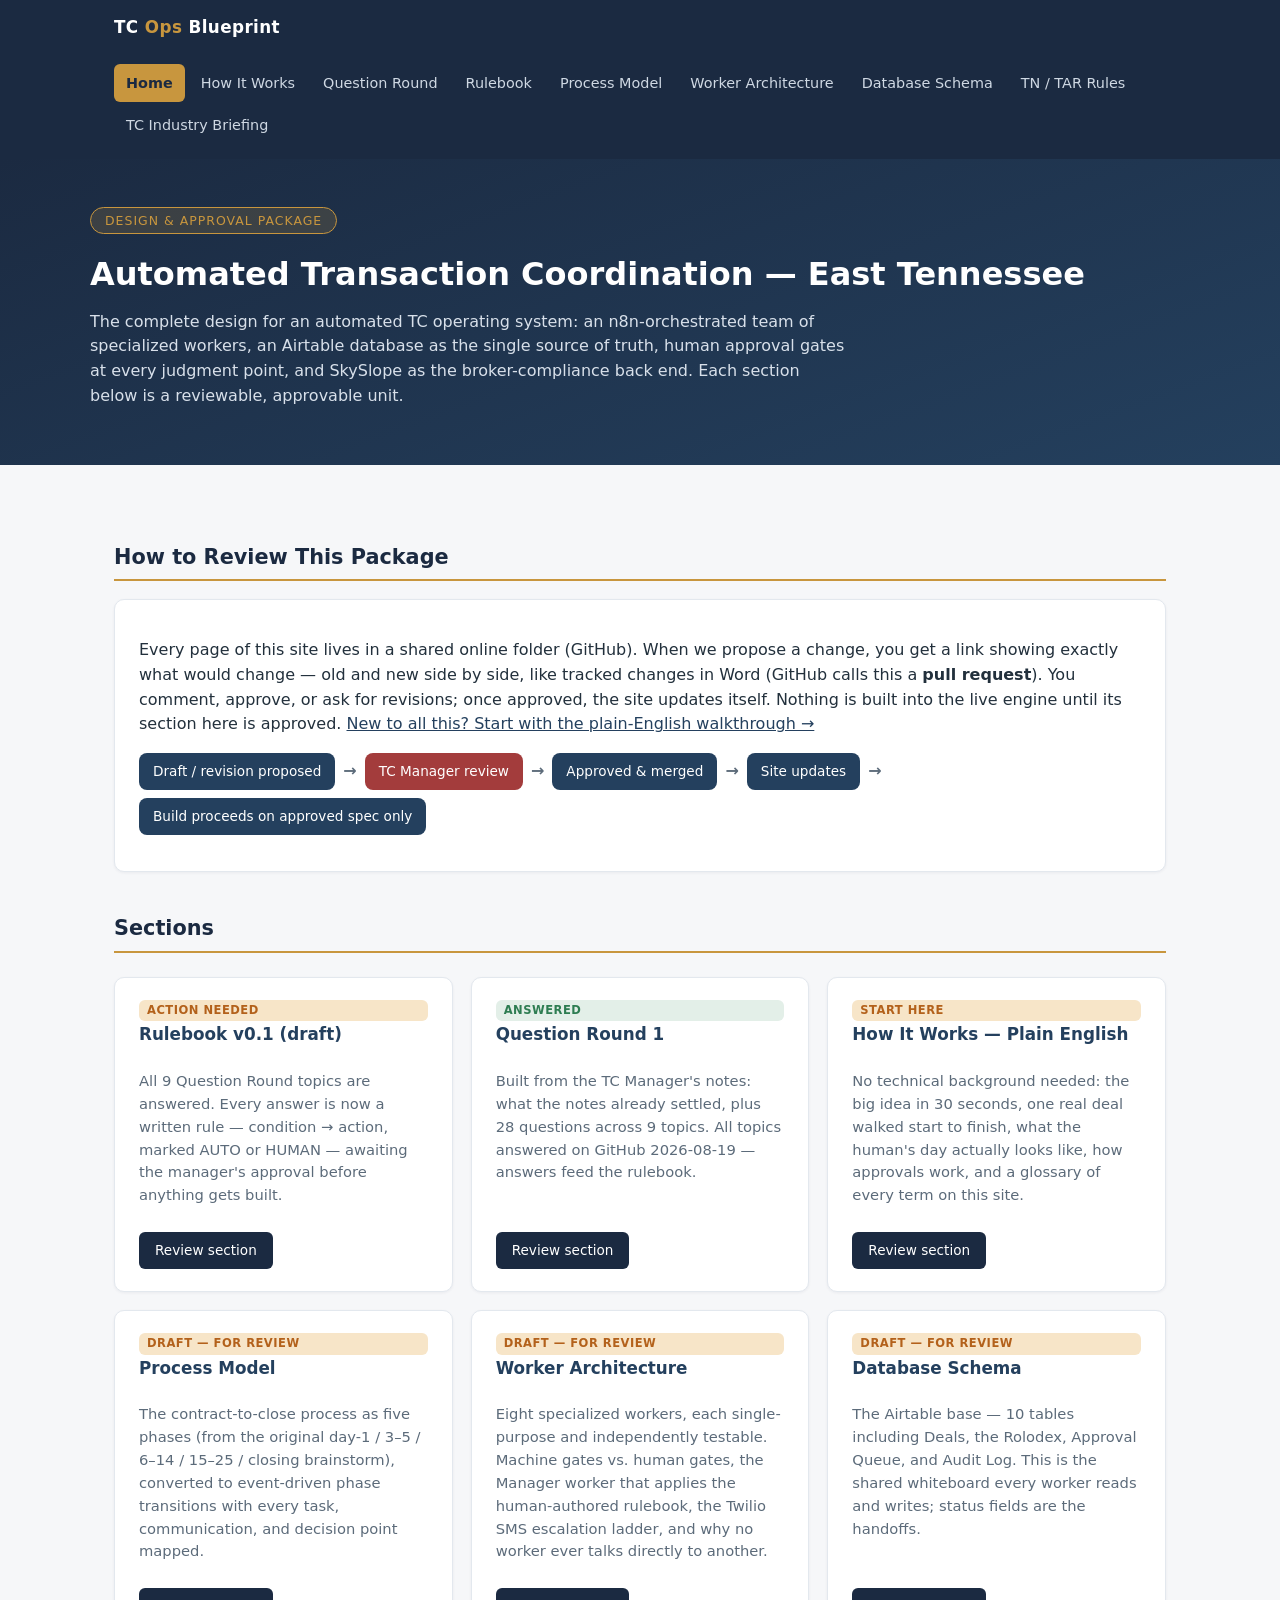
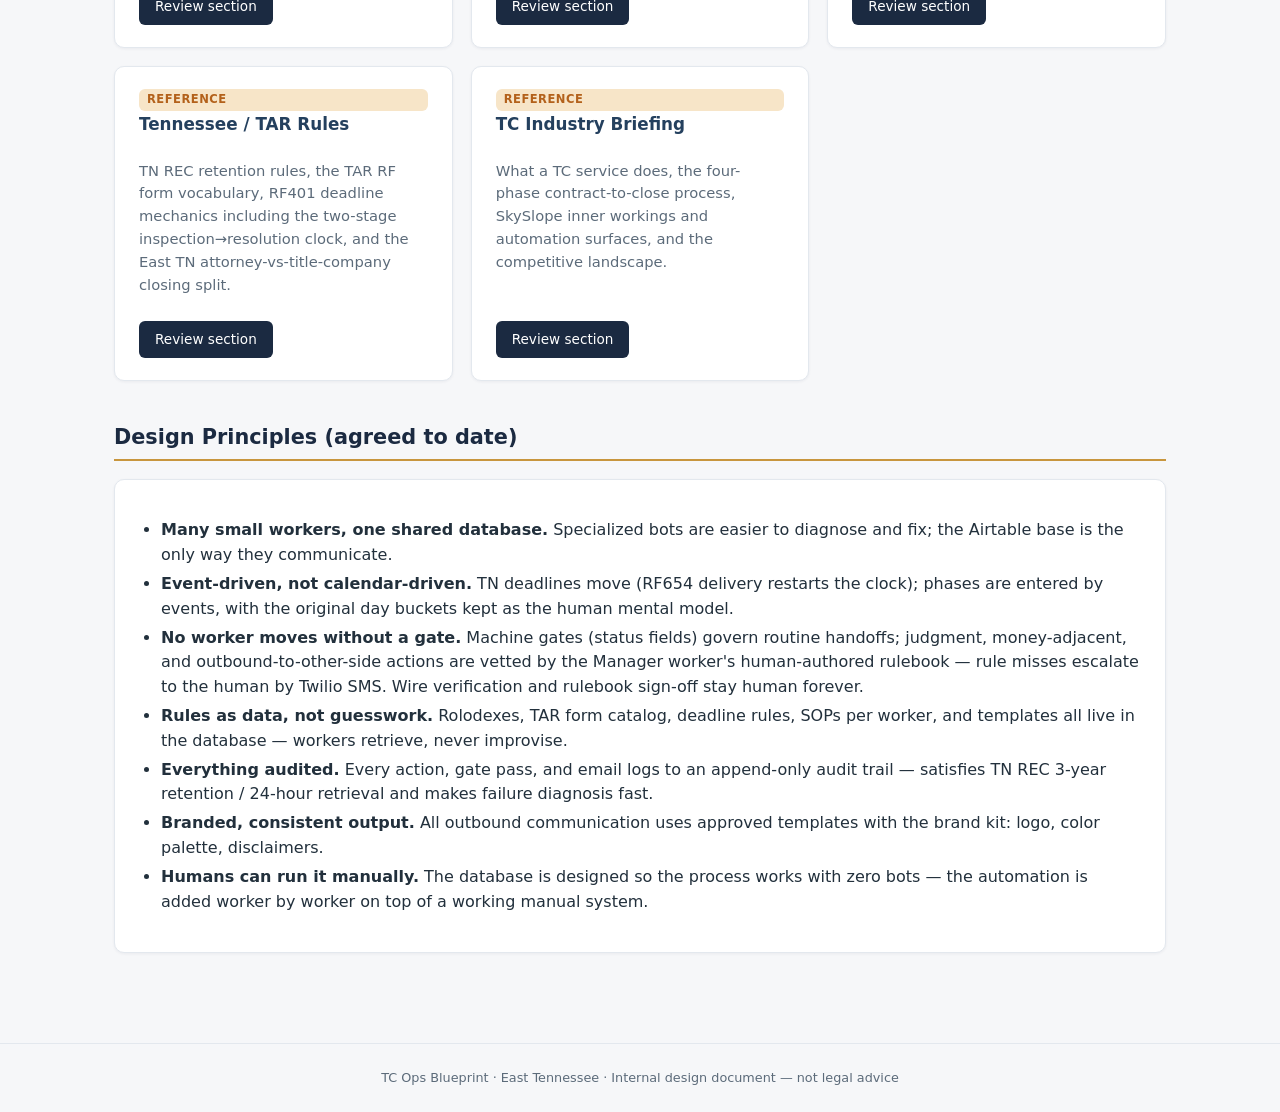
<file: index.html>
<!DOCTYPE html>
<html lang="en">
<head>
<meta charset="UTF-8">
<meta name="viewport" content="width=device-width, initial-scale=1.0">
<title>TC Ops Blueprint — East Tennessee</title>
<link rel="stylesheet" href="assets/style.css">
</head>
<body>
<header class="site">
  <div class="topbar">
    <a class="brand" href="index.html">TC <span>Ops</span> Blueprint</a>
    <nav class="main">
      <a href="index.html" class="active">Home</a>
      <a href="how-it-works.html">How It Works</a>
      <a href="questions.html">Question Round</a>
      <a href="rulebook.html">Rulebook</a>
      <a href="process.html">Process Model</a>
      <a href="workers.html">Worker Architecture</a>
      <a href="schema.html">Database Schema</a>
      <a href="tn-briefing.html">TN / TAR Rules</a>
      <a href="tc-briefing.html">TC Industry Briefing</a>
    </nav>
  </div>
</header>

<div class="hero">
  <div class="inner">
    <span class="tag">Design &amp; Approval Package</span>
    <h1>Automated Transaction Coordination — East Tennessee</h1>
    <p>The complete design for an automated TC operating system: an n8n-orchestrated team of specialized workers, an Airtable database as the single source of truth, human approval gates at every judgment point, and SkySlope as the broker-compliance back end. Each section below is a reviewable, approvable unit.</p>
  </div>
</div>

<main>
  <h2>How to Review This Package</h2>
  <div class="card">
    <p>Every page of this site lives in a shared online folder (GitHub). When we propose a change, you get a link showing exactly what would change — old and new side by side, like tracked changes in Word (GitHub calls this a <strong>pull request</strong>). You comment, approve, or ask for revisions; once approved, the site updates itself. Nothing is built into the live engine until its section here is approved. <a href="how-it-works.html">New to all this? Start with the plain-English walkthrough →</a></p>
    <div class="flow">
      <span class="step">Draft / revision proposed</span><span class="arrow">→</span>
      <span class="step human">TC Manager review</span><span class="arrow">→</span>
      <span class="step">Approved &amp; merged</span><span class="arrow">→</span>
      <span class="step">Site updates</span><span class="arrow">→</span>
      <span class="step">Build proceeds on approved spec only</span>
    </div>
  </div>

  <h2>Sections</h2>
  <div class="grid">
    <div class="card">
      <span class="status draft">Action needed</span>
      <h3>Rulebook v0.1 (draft)</h3>
      <p>All 9 Question Round topics are answered. Every answer is now a written rule — condition → action, marked AUTO or HUMAN — awaiting the manager's approval before anything gets built.</p>
      <a class="go" href="rulebook.html">Review section</a>
    </div>
    <div class="card">
      <span class="status approved">Answered</span>
      <h3>Question Round 1</h3>
      <p>Built from the TC Manager's notes: what the notes already settled, plus 28 questions across 9 topics. All topics answered on GitHub 2026-08-19 — answers feed the rulebook.</p>
      <a class="go" href="questions.html">Review section</a>
    </div>
    <div class="card">
      <span class="status draft">Start here</span>
      <h3>How It Works — Plain English</h3>
      <p>No technical background needed: the big idea in 30 seconds, one real deal walked start to finish, what the human's day actually looks like, how approvals work, and a glossary of every term on this site.</p>
      <a class="go" href="how-it-works.html">Review section</a>
    </div>
    <div class="card">
      <span class="status draft">Draft — for review</span>
      <h3>Process Model</h3>
      <p>The contract-to-close process as five phases (from the original day-1 / 3–5 / 6–14 / 15–25 / closing brainstorm), converted to event-driven phase transitions with every task, communication, and decision point mapped.</p>
      <a class="go" href="process.html">Review section</a>
    </div>
    <div class="card">
      <span class="status draft">Draft — for review</span>
      <h3>Worker Architecture</h3>
      <p>Eight specialized workers, each single-purpose and independently testable. Machine gates vs. human gates, the Manager worker that applies the human-authored rulebook, the Twilio SMS escalation ladder, and why no worker ever talks directly to another.</p>
      <a class="go" href="workers.html">Review section</a>
    </div>
    <div class="card">
      <span class="status draft">Draft — for review</span>
      <h3>Database Schema</h3>
      <p>The Airtable base — 10 tables including Deals, the Rolodex, Approval Queue, and Audit Log. This is the shared whiteboard every worker reads and writes; status fields are the handoffs.</p>
      <a class="go" href="schema.html">Review section</a>
    </div>
    <div class="card">
      <span class="status draft">Reference</span>
      <h3>Tennessee / TAR Rules</h3>
      <p>TN REC retention rules, the TAR RF form vocabulary, RF401 deadline mechanics including the two-stage inspection→resolution clock, and the East TN attorney-vs-title-company closing split.</p>
      <a class="go" href="tn-briefing.html">Review section</a>
    </div>
    <div class="card">
      <span class="status draft">Reference</span>
      <h3>TC Industry Briefing</h3>
      <p>What a TC service does, the four-phase contract-to-close process, SkySlope inner workings and automation surfaces, and the competitive landscape.</p>
      <a class="go" href="tc-briefing.html">Review section</a>
    </div>
  </div>

  <h2>Design Principles (agreed to date)</h2>
  <div class="card">
    <ul>
      <li><strong>Many small workers, one shared database.</strong> Specialized bots are easier to diagnose and fix; the Airtable base is the only way they communicate.</li>
      <li><strong>Event-driven, not calendar-driven.</strong> TN deadlines move (RF654 delivery restarts the clock); phases are entered by events, with the original day buckets kept as the human mental model.</li>
      <li><strong>No worker moves without a gate.</strong> Machine gates (status fields) govern routine handoffs; judgment, money-adjacent, and outbound-to-other-side actions are vetted by the Manager worker's human-authored rulebook — rule misses escalate to the human by Twilio SMS. Wire verification and rulebook sign-off stay human forever.</li>
      <li><strong>Rules as data, not guesswork.</strong> Rolodexes, TAR form catalog, deadline rules, SOPs per worker, and templates all live in the database — workers retrieve, never improvise.</li>
      <li><strong>Everything audited.</strong> Every action, gate pass, and email logs to an append-only audit trail — satisfies TN REC 3-year retention / 24-hour retrieval and makes failure diagnosis fast.</li>
      <li><strong>Branded, consistent output.</strong> All outbound communication uses approved templates with the brand kit: logo, color palette, disclaimers.</li>
      <li><strong>Humans can run it manually.</strong> The database is designed so the process works with zero bots — the automation is added worker by worker on top of a working manual system.</li>
    </ul>
  </div>
</main>
<footer>TC Ops Blueprint · East Tennessee · Internal design document — not legal advice</footer>
</body>
</html>
</file>
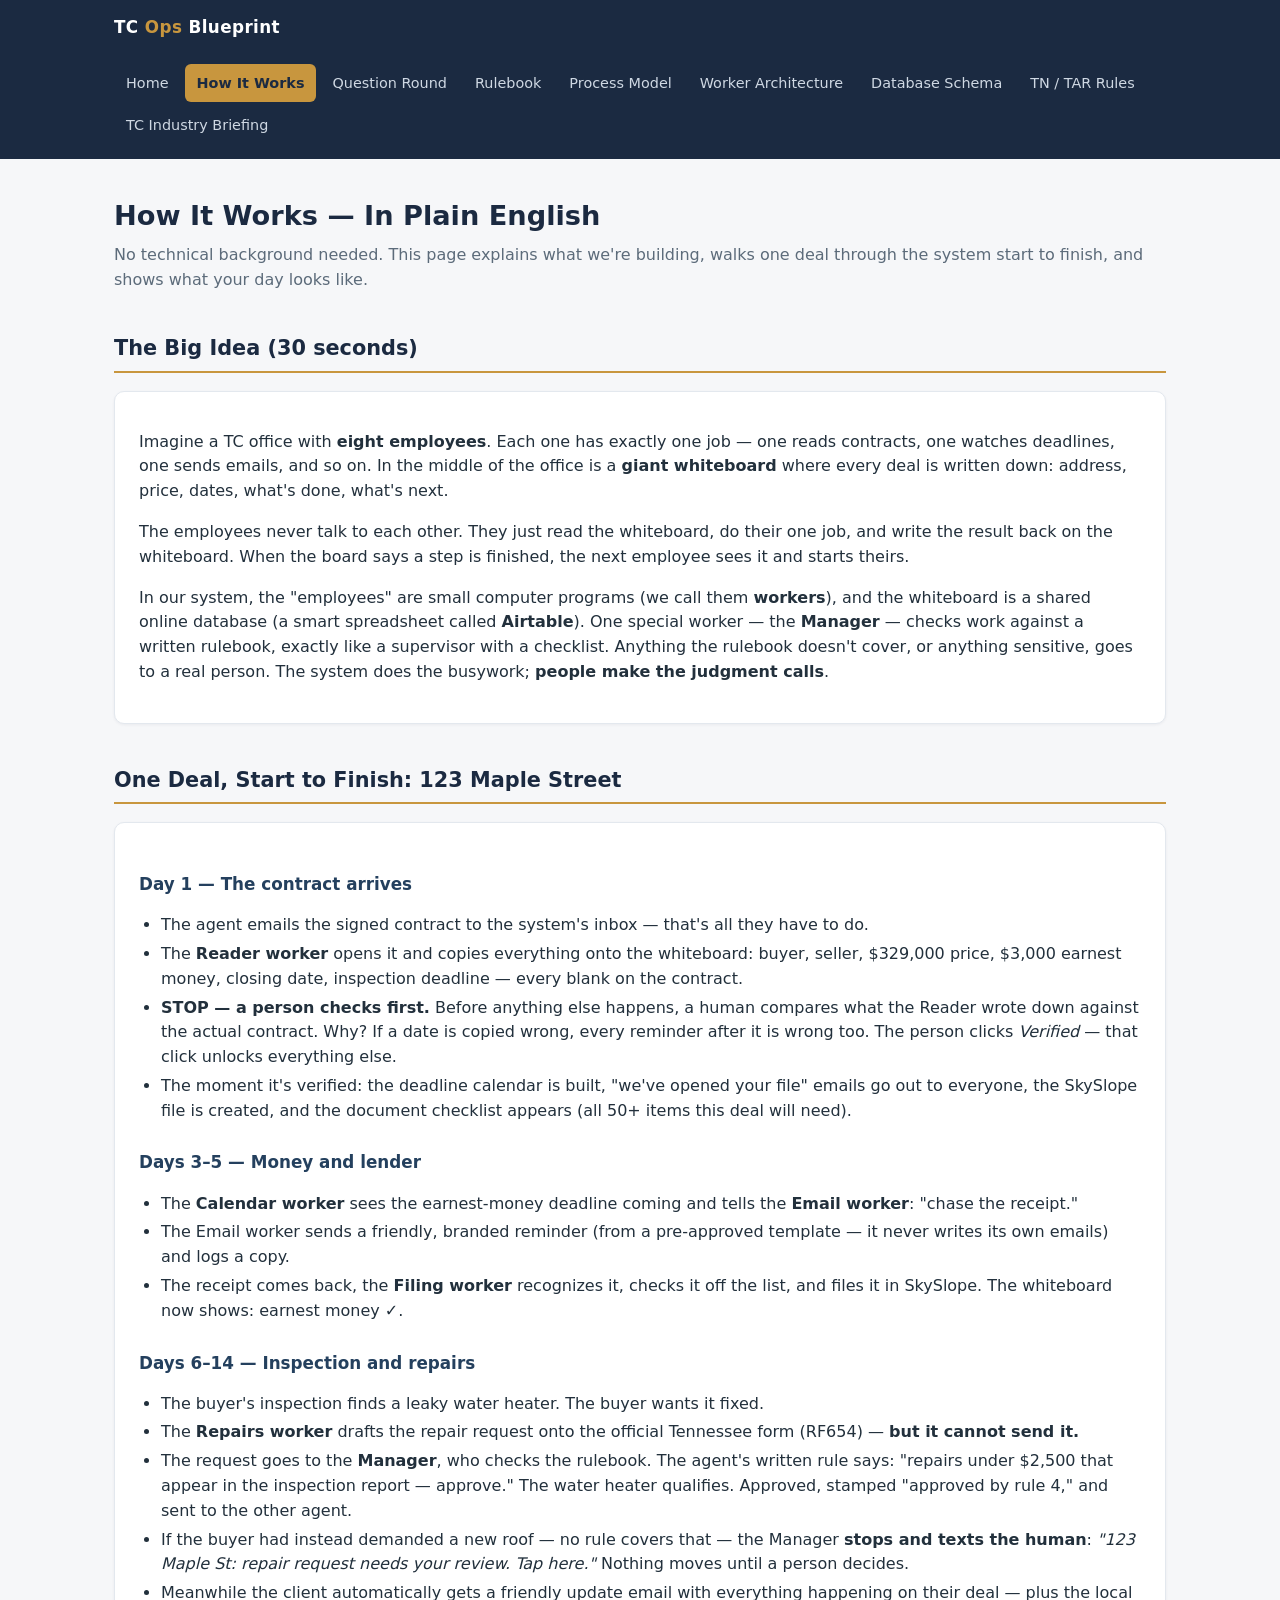
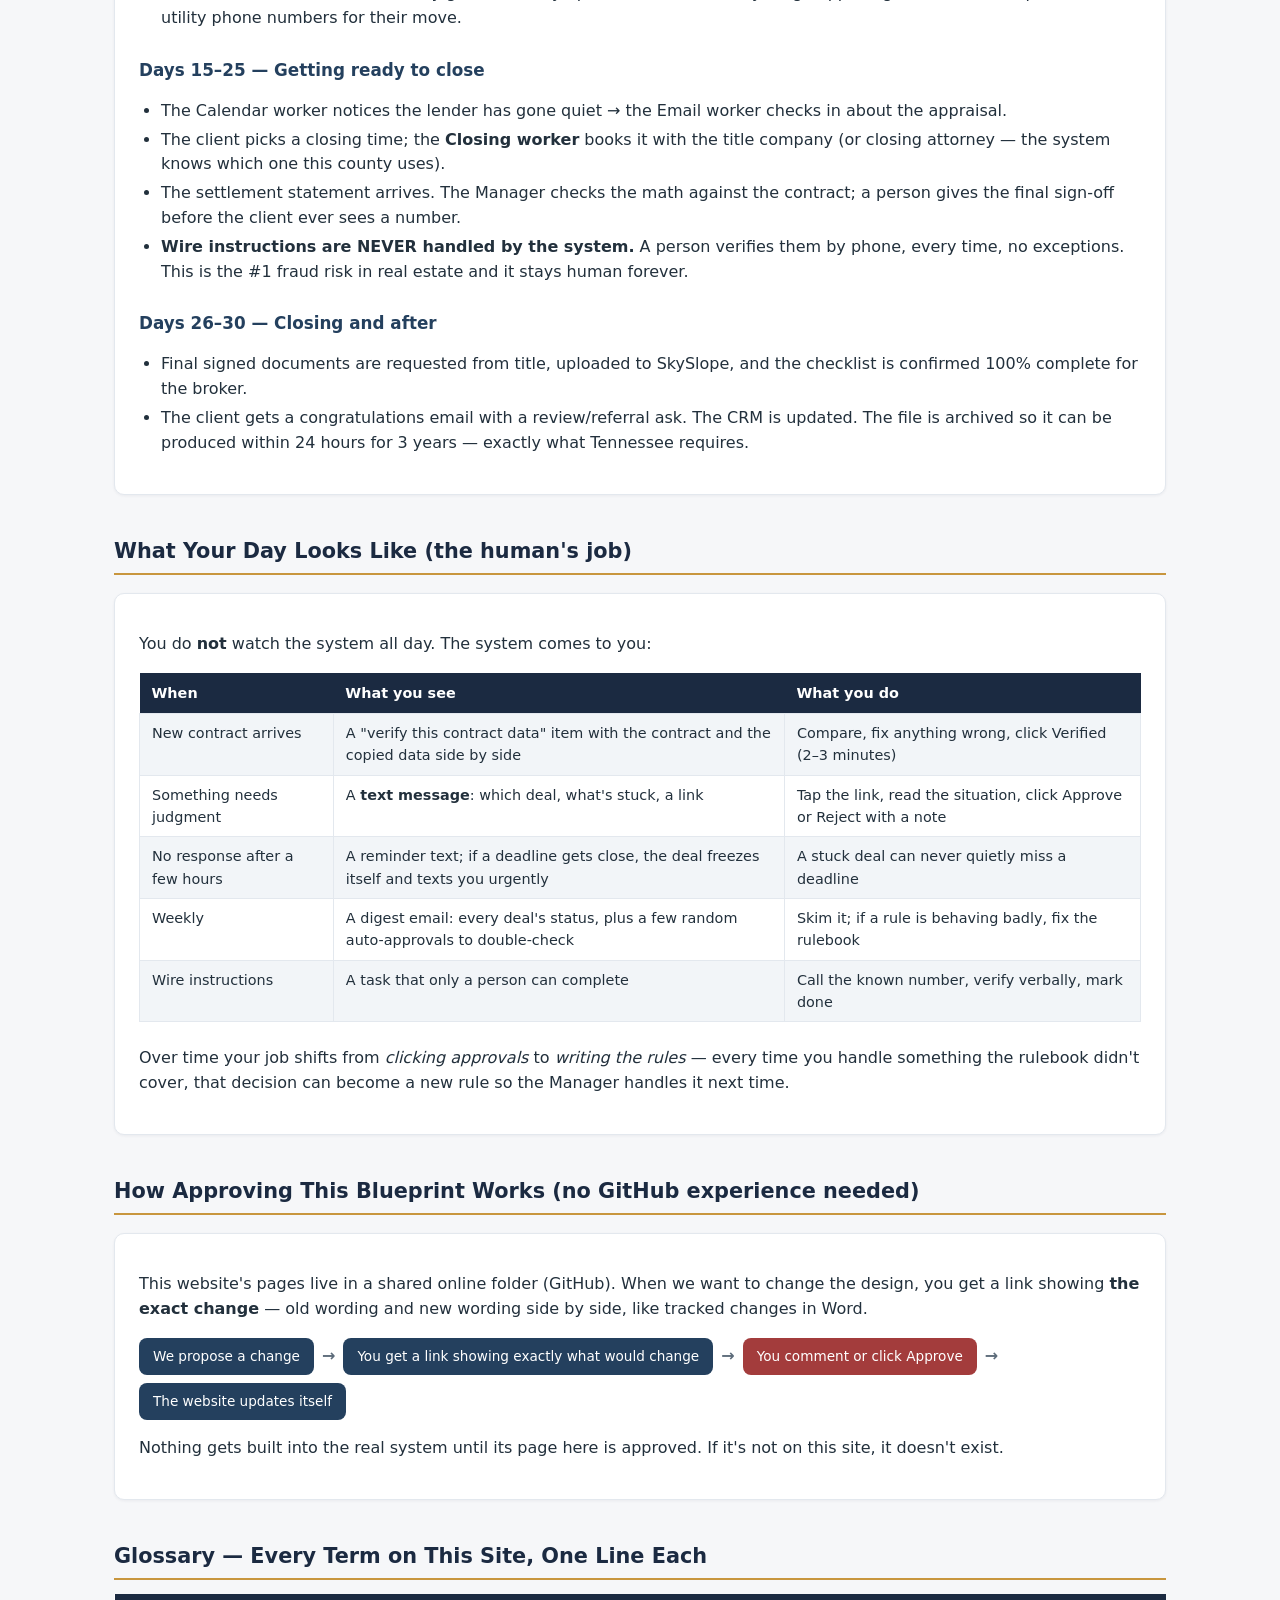
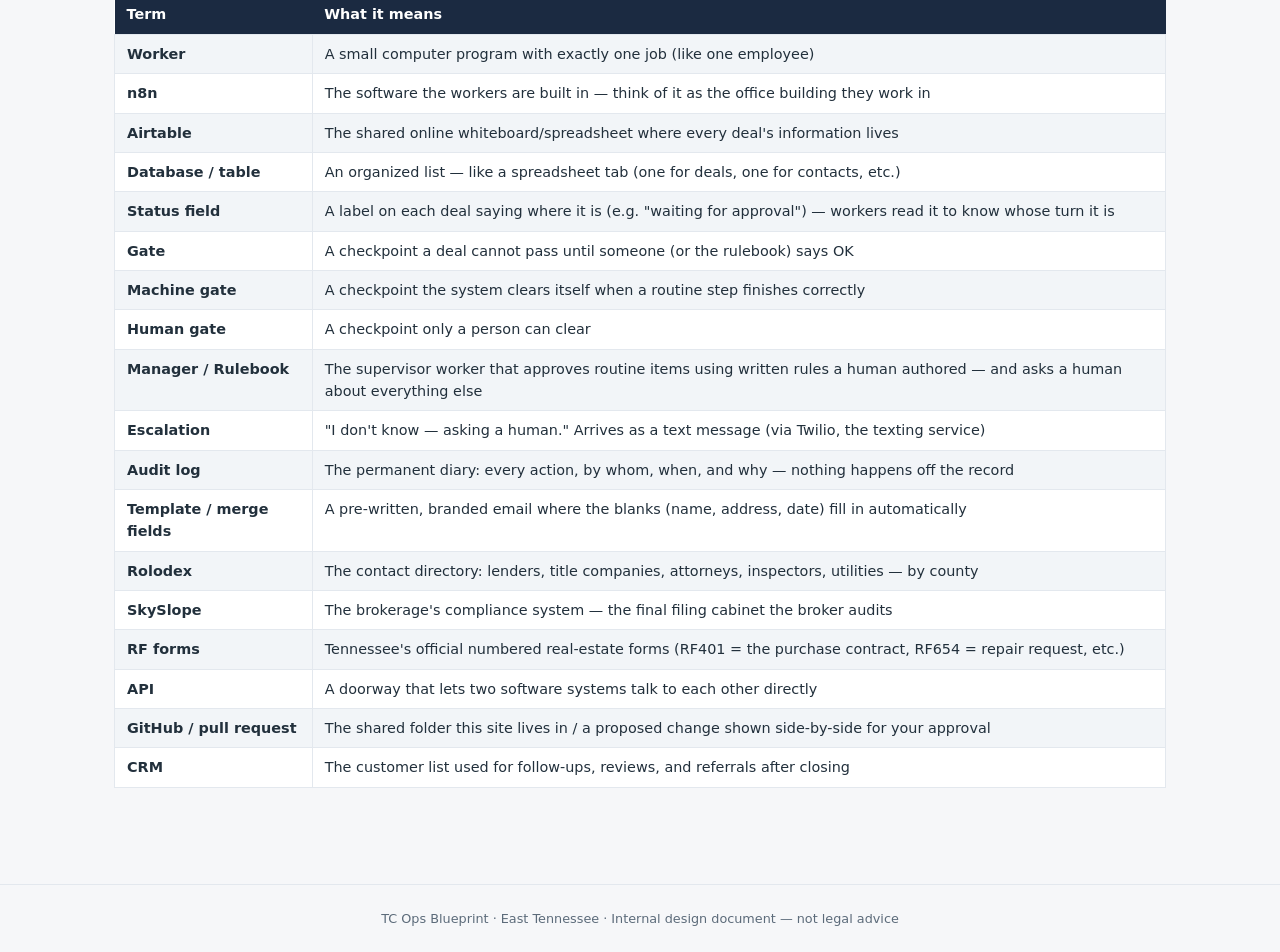
<file: how-it-works.html>
<!DOCTYPE html>
<html lang="en">
<head>
<meta charset="UTF-8">
<meta name="viewport" content="width=device-width, initial-scale=1.0">
<title>How It Works — TC Ops Blueprint</title>
<link rel="stylesheet" href="assets/style.css">
</head>
<body>
<header class="site">
  <div class="topbar">
    <a class="brand" href="index.html">TC <span>Ops</span> Blueprint</a>
    <nav class="main">
      <a href="index.html">Home</a>
      <a href="how-it-works.html" class="active">How It Works</a>
      <a href="questions.html">Question Round</a>
      <a href="rulebook.html">Rulebook</a>
      <a href="process.html">Process Model</a>
      <a href="workers.html">Worker Architecture</a>
      <a href="schema.html">Database Schema</a>
      <a href="tn-briefing.html">TN / TAR Rules</a>
      <a href="tc-briefing.html">TC Industry Briefing</a>
    </nav>
  </div>
</header>

<main>
  <h1 class="page">How It Works — In Plain English</h1>
  <p class="sub">No technical background needed. This page explains what we're building, walks one deal through the system start to finish, and shows what your day looks like.</p>

  <h2>The Big Idea (30 seconds)</h2>
  <div class="card">
    <p>Imagine a TC office with <strong>eight employees</strong>. Each one has exactly one job — one reads contracts, one watches deadlines, one sends emails, and so on. In the middle of the office is a <strong>giant whiteboard</strong> where every deal is written down: address, price, dates, what's done, what's next.</p>
    <p>The employees never talk to each other. They just read the whiteboard, do their one job, and write the result back on the whiteboard. When the board says a step is finished, the next employee sees it and starts theirs.</p>
    <p>In our system, the "employees" are small computer programs (we call them <strong>workers</strong>), and the whiteboard is a shared online database (a smart spreadsheet called <strong>Airtable</strong>). One special worker — the <strong>Manager</strong> — checks work against a written rulebook, exactly like a supervisor with a checklist. Anything the rulebook doesn't cover, or anything sensitive, goes to a real person. The system does the busywork; <strong>people make the judgment calls</strong>.</p>
  </div>

  <h2>One Deal, Start to Finish: 123 Maple Street</h2>
  <div class="card">
    <h3>Day 1 — The contract arrives</h3>
    <ul>
      <li>The agent emails the signed contract to the system's inbox — that's all they have to do.</li>
      <li>The <strong>Reader worker</strong> opens it and copies everything onto the whiteboard: buyer, seller, $329,000 price, $3,000 earnest money, closing date, inspection deadline — every blank on the contract.</li>
      <li><strong>STOP — a person checks first.</strong> Before anything else happens, a human compares what the Reader wrote down against the actual contract. Why? If a date is copied wrong, every reminder after it is wrong too. The person clicks <em>Verified</em> — that click unlocks everything else.</li>
      <li>The moment it's verified: the deadline calendar is built, "we've opened your file" emails go out to everyone, the SkySlope file is created, and the document checklist appears (all 50+ items this deal will need).</li>
    </ul>

    <h3>Days 3–5 — Money and lender</h3>
    <ul>
      <li>The <strong>Calendar worker</strong> sees the earnest-money deadline coming and tells the <strong>Email worker</strong>: "chase the receipt."</li>
      <li>The Email worker sends a friendly, branded reminder (from a pre-approved template — it never writes its own emails) and logs a copy.</li>
      <li>The receipt comes back, the <strong>Filing worker</strong> recognizes it, checks it off the list, and files it in SkySlope. The whiteboard now shows: earnest money ✓.</li>
    </ul>

    <h3>Days 6–14 — Inspection and repairs</h3>
    <ul>
      <li>The buyer's inspection finds a leaky water heater. The buyer wants it fixed.</li>
      <li>The <strong>Repairs worker</strong> drafts the repair request onto the official Tennessee form (RF654) — <strong>but it cannot send it.</strong></li>
      <li>The request goes to the <strong>Manager</strong>, who checks the rulebook. The agent's written rule says: "repairs under $2,500 that appear in the inspection report — approve." The water heater qualifies. Approved, stamped "approved by rule 4," and sent to the other agent.</li>
      <li>If the buyer had instead demanded a new roof — no rule covers that — the Manager <strong>stops and texts the human</strong>: <em>"123 Maple St: repair request needs your review. Tap here."</em> Nothing moves until a person decides.</li>
      <li>Meanwhile the client automatically gets a friendly update email with everything happening on their deal — plus the local utility phone numbers for their move.</li>
    </ul>

    <h3>Days 15–25 — Getting ready to close</h3>
    <ul>
      <li>The Calendar worker notices the lender has gone quiet → the Email worker checks in about the appraisal.</li>
      <li>The client picks a closing time; the <strong>Closing worker</strong> books it with the title company (or closing attorney — the system knows which one this county uses).</li>
      <li>The settlement statement arrives. The Manager checks the math against the contract; a person gives the final sign-off before the client ever sees a number.</li>
      <li><strong>Wire instructions are NEVER handled by the system.</strong> A person verifies them by phone, every time, no exceptions. This is the #1 fraud risk in real estate and it stays human forever.</li>
    </ul>

    <h3>Days 26–30 — Closing and after</h3>
    <ul>
      <li>Final signed documents are requested from title, uploaded to SkySlope, and the checklist is confirmed 100% complete for the broker.</li>
      <li>The client gets a congratulations email with a review/referral ask. The CRM is updated. The file is archived so it can be produced within 24 hours for 3 years — exactly what Tennessee requires.</li>
    </ul>
  </div>

  <h2>What Your Day Looks Like (the human's job)</h2>
  <div class="card">
    <p>You do <strong>not</strong> watch the system all day. The system comes to you:</p>
    <table>
      <tr><th>When</th><th>What you see</th><th>What you do</th></tr>
      <tr><td>New contract arrives</td><td>A "verify this contract data" item with the contract and the copied data side by side</td><td>Compare, fix anything wrong, click Verified (2–3 minutes)</td></tr>
      <tr><td>Something needs judgment</td><td>A <strong>text message</strong>: which deal, what's stuck, a link</td><td>Tap the link, read the situation, click Approve or Reject with a note</td></tr>
      <tr><td>No response after a few hours</td><td>A reminder text; if a deadline gets close, the deal freezes itself and texts you urgently</td><td>A stuck deal can never quietly miss a deadline</td></tr>
      <tr><td>Weekly</td><td>A digest email: every deal's status, plus a few random auto-approvals to double-check</td><td>Skim it; if a rule is behaving badly, fix the rulebook</td></tr>
      <tr><td>Wire instructions</td><td>A task that only a person can complete</td><td>Call the known number, verify verbally, mark done</td></tr>
    </table>
    <p>Over time your job shifts from <em>clicking approvals</em> to <em>writing the rules</em> — every time you handle something the rulebook didn't cover, that decision can become a new rule so the Manager handles it next time.</p>
  </div>

  <h2>How Approving This Blueprint Works (no GitHub experience needed)</h2>
  <div class="card">
    <p>This website's pages live in a shared online folder (GitHub). When we want to change the design, you get a link showing <strong>the exact change</strong> — old wording and new wording side by side, like tracked changes in Word.</p>
    <div class="flow">
      <span class="step">We propose a change</span><span class="arrow">→</span>
      <span class="step">You get a link showing exactly what would change</span><span class="arrow">→</span>
      <span class="step human">You comment or click Approve</span><span class="arrow">→</span>
      <span class="step">The website updates itself</span>
    </div>
    <p>Nothing gets built into the real system until its page here is approved. If it's not on this site, it doesn't exist.</p>
  </div>

  <h2>Glossary — Every Term on This Site, One Line Each</h2>
  <table>
    <tr><th>Term</th><th>What it means</th></tr>
    <tr><td><strong>Worker</strong></td><td>A small computer program with exactly one job (like one employee)</td></tr>
    <tr><td><strong>n8n</strong></td><td>The software the workers are built in — think of it as the office building they work in</td></tr>
    <tr><td><strong>Airtable</strong></td><td>The shared online whiteboard/spreadsheet where every deal's information lives</td></tr>
    <tr><td><strong>Database / table</strong></td><td>An organized list — like a spreadsheet tab (one for deals, one for contacts, etc.)</td></tr>
    <tr><td><strong>Status field</strong></td><td>A label on each deal saying where it is (e.g. "waiting for approval") — workers read it to know whose turn it is</td></tr>
    <tr><td><strong>Gate</strong></td><td>A checkpoint a deal cannot pass until someone (or the rulebook) says OK</td></tr>
    <tr><td><strong>Machine gate</strong></td><td>A checkpoint the system clears itself when a routine step finishes correctly</td></tr>
    <tr><td><strong>Human gate</strong></td><td>A checkpoint only a person can clear</td></tr>
    <tr><td><strong>Manager / Rulebook</strong></td><td>The supervisor worker that approves routine items using written rules a human authored — and asks a human about everything else</td></tr>
    <tr><td><strong>Escalation</strong></td><td>"I don't know — asking a human." Arrives as a text message (via Twilio, the texting service)</td></tr>
    <tr><td><strong>Audit log</strong></td><td>The permanent diary: every action, by whom, when, and why — nothing happens off the record</td></tr>
    <tr><td><strong>Template / merge fields</strong></td><td>A pre-written, branded email where the blanks (name, address, date) fill in automatically</td></tr>
    <tr><td><strong>Rolodex</strong></td><td>The contact directory: lenders, title companies, attorneys, inspectors, utilities — by county</td></tr>
    <tr><td><strong>SkySlope</strong></td><td>The brokerage's compliance system — the final filing cabinet the broker audits</td></tr>
    <tr><td><strong>RF forms</strong></td><td>Tennessee's official numbered real-estate forms (RF401 = the purchase contract, RF654 = repair request, etc.)</td></tr>
    <tr><td><strong>API</strong></td><td>A doorway that lets two software systems talk to each other directly</td></tr>
    <tr><td><strong>GitHub / pull request</strong></td><td>The shared folder this site lives in / a proposed change shown side-by-side for your approval</td></tr>
    <tr><td><strong>CRM</strong></td><td>The customer list used for follow-ups, reviews, and referrals after closing</td></tr>
  </table>
</main>
<footer>TC Ops Blueprint · East Tennessee · Internal design document — not legal advice</footer>
</body>
</html>
</file>
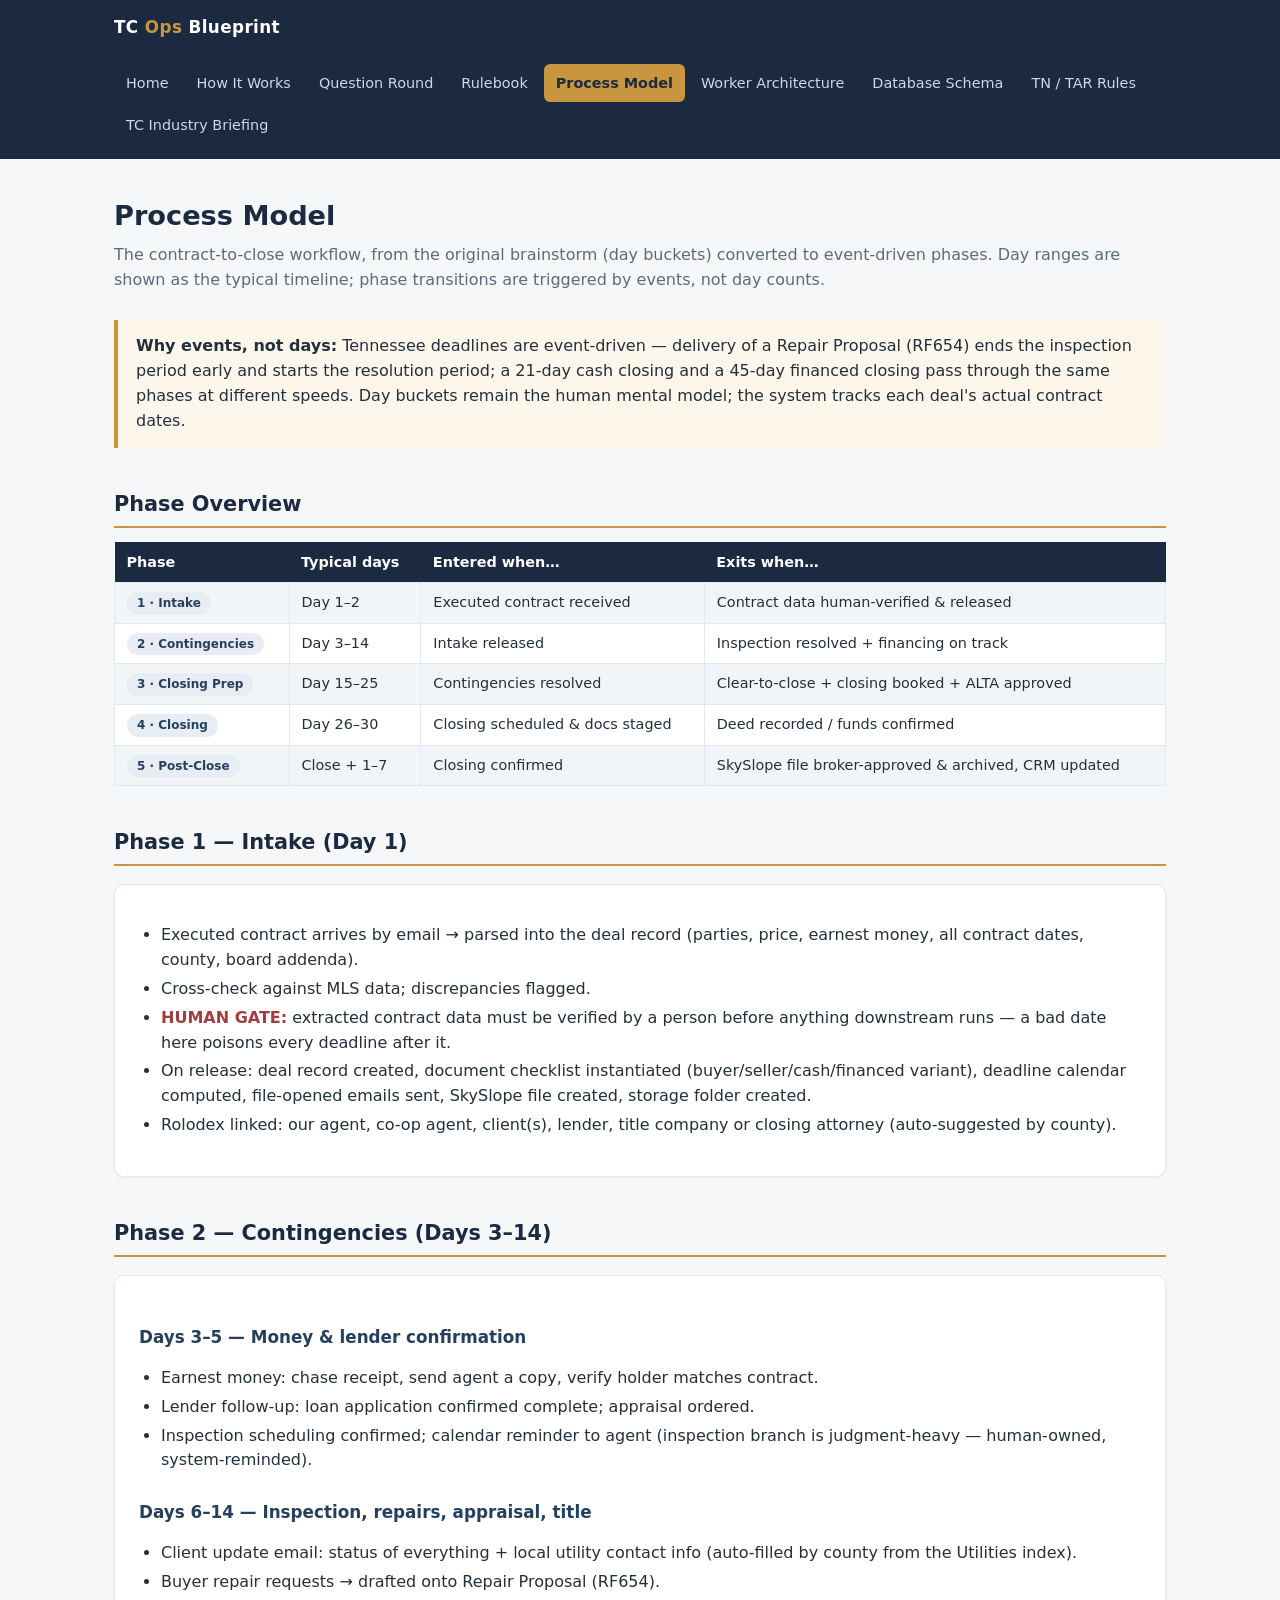
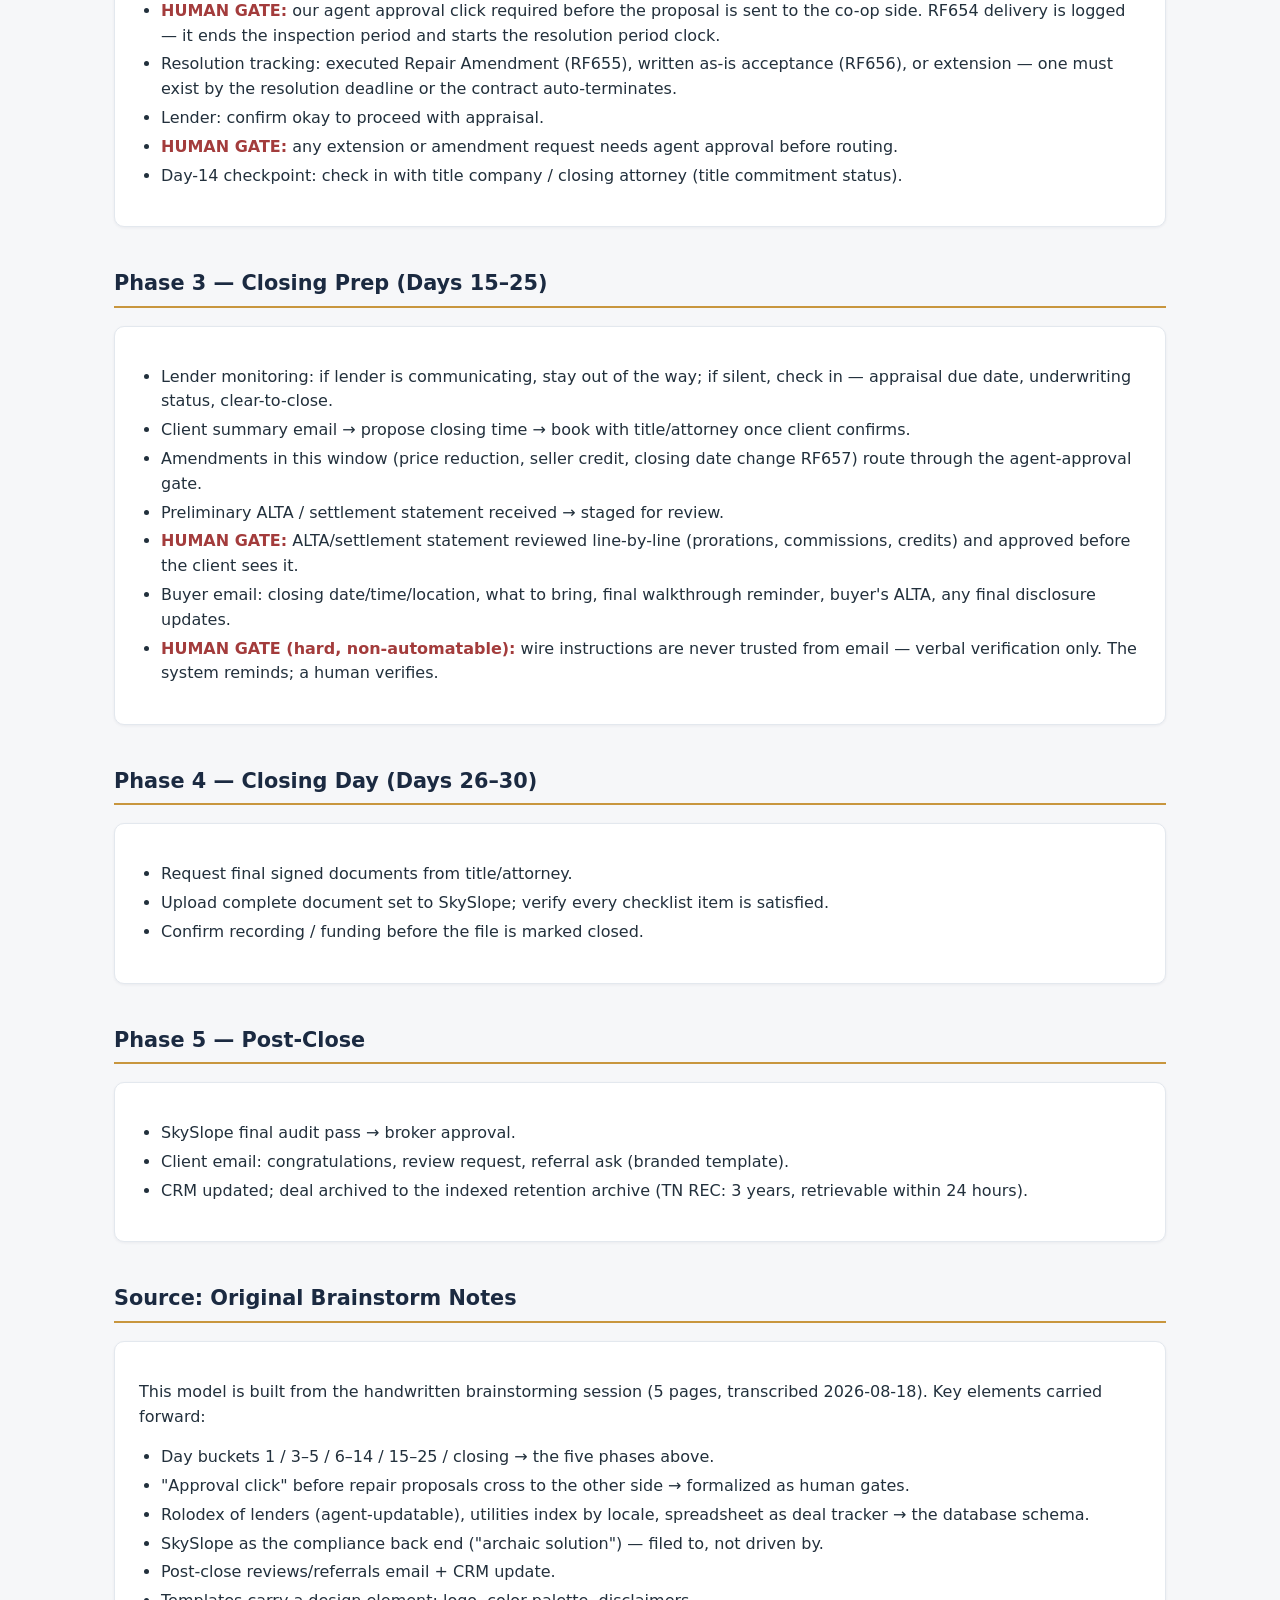
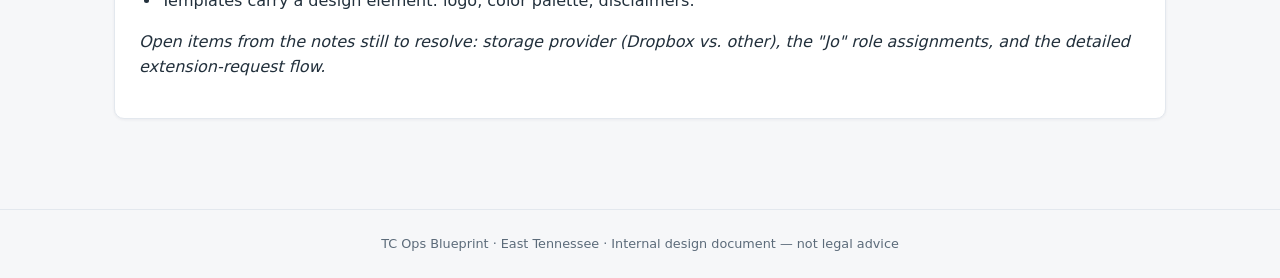
<file: process.html>
<!DOCTYPE html>
<html lang="en">
<head>
<meta charset="UTF-8">
<meta name="viewport" content="width=device-width, initial-scale=1.0">
<title>Process Model — TC Ops Blueprint</title>
<link rel="stylesheet" href="assets/style.css">
</head>
<body>
<header class="site">
  <div class="topbar">
    <a class="brand" href="index.html">TC <span>Ops</span> Blueprint</a>
    <nav class="main">
      <a href="index.html">Home</a>
      <a href="how-it-works.html">How It Works</a>
      <a href="questions.html">Question Round</a>
      <a href="rulebook.html">Rulebook</a>
      <a href="process.html" class="active">Process Model</a>
      <a href="workers.html">Worker Architecture</a>
      <a href="schema.html">Database Schema</a>
      <a href="tn-briefing.html">TN / TAR Rules</a>
      <a href="tc-briefing.html">TC Industry Briefing</a>
    </nav>
  </div>
</header>

<main>
  <h1 class="page">Process Model</h1>
  <p class="sub">The contract-to-close workflow, from the original brainstorm (day buckets) converted to event-driven phases. Day ranges are shown as the typical timeline; phase transitions are triggered by events, not day counts.</p>

  <div class="callout">
    <strong>Why events, not days:</strong> Tennessee deadlines are event-driven — delivery of a Repair Proposal (RF654) ends the inspection period early and starts the resolution period; a 21-day cash closing and a 45-day financed closing pass through the same phases at different speeds. Day buckets remain the human mental model; the system tracks each deal's actual contract dates.
  </div>

  <h2>Phase Overview</h2>
  <table>
    <tr><th>Phase</th><th>Typical days</th><th>Entered when…</th><th>Exits when…</th></tr>
    <tr><td><span class="pill phase">1 · Intake</span></td><td>Day 1–2</td><td>Executed contract received</td><td>Contract data human-verified &amp; released</td></tr>
    <tr><td><span class="pill phase">2 · Contingencies</span></td><td>Day 3–14</td><td>Intake released</td><td>Inspection resolved + financing on track</td></tr>
    <tr><td><span class="pill phase">3 · Closing Prep</span></td><td>Day 15–25</td><td>Contingencies resolved</td><td>Clear-to-close + closing booked + ALTA approved</td></tr>
    <tr><td><span class="pill phase">4 · Closing</span></td><td>Day 26–30</td><td>Closing scheduled &amp; docs staged</td><td>Deed recorded / funds confirmed</td></tr>
    <tr><td><span class="pill phase">5 · Post-Close</span></td><td>Close + 1–7</td><td>Closing confirmed</td><td>SkySlope file broker-approved &amp; archived, CRM updated</td></tr>
  </table>

  <h2>Phase 1 — Intake (Day 1)</h2>
  <div class="card">
    <ul>
      <li>Executed contract arrives by email → parsed into the deal record (parties, price, earnest money, all contract dates, county, board addenda).</li>
      <li>Cross-check against MLS data; discrepancies flagged.</li>
      <li><span class="gate">HUMAN GATE:</span> extracted contract data must be verified by a person before anything downstream runs — a bad date here poisons every deadline after it.</li>
      <li>On release: deal record created, document checklist instantiated (buyer/seller/cash/financed variant), deadline calendar computed, file-opened emails sent, SkySlope file created, storage folder created.</li>
      <li>Rolodex linked: our agent, co-op agent, client(s), lender, title company or closing attorney (auto-suggested by county).</li>
    </ul>
  </div>

  <h2>Phase 2 — Contingencies (Days 3–14)</h2>
  <div class="card">
    <h3>Days 3–5 — Money &amp; lender confirmation</h3>
    <ul>
      <li>Earnest money: chase receipt, send agent a copy, verify holder matches contract.</li>
      <li>Lender follow-up: loan application confirmed complete; appraisal ordered.</li>
      <li>Inspection scheduling confirmed; calendar reminder to agent (inspection branch is judgment-heavy — human-owned, system-reminded).</li>
    </ul>
    <h3>Days 6–14 — Inspection, repairs, appraisal, title</h3>
    <ul>
      <li>Client update email: status of everything + local utility contact info (auto-filled by county from the Utilities index).</li>
      <li>Buyer repair requests → drafted onto Repair Proposal (RF654).</li>
      <li><span class="gate">HUMAN GATE:</span> our agent approval click required before the proposal is sent to the co-op side. RF654 delivery is logged — it ends the inspection period and starts the resolution period clock.</li>
      <li>Resolution tracking: executed Repair Amendment (RF655), written as-is acceptance (RF656), or extension — one must exist by the resolution deadline or the contract auto-terminates.</li>
      <li>Lender: confirm okay to proceed with appraisal.</li>
      <li><span class="gate">HUMAN GATE:</span> any extension or amendment request needs agent approval before routing.</li>
      <li>Day-14 checkpoint: check in with title company / closing attorney (title commitment status).</li>
    </ul>
  </div>

  <h2>Phase 3 — Closing Prep (Days 15–25)</h2>
  <div class="card">
    <ul>
      <li>Lender monitoring: if lender is communicating, stay out of the way; if silent, check in — appraisal due date, underwriting status, clear-to-close.</li>
      <li>Client summary email → propose closing time → book with title/attorney once client confirms.</li>
      <li>Amendments in this window (price reduction, seller credit, closing date change RF657) route through the agent-approval gate.</li>
      <li>Preliminary ALTA / settlement statement received → staged for review.</li>
      <li><span class="gate">HUMAN GATE:</span> ALTA/settlement statement reviewed line-by-line (prorations, commissions, credits) and approved before the client sees it.</li>
      <li>Buyer email: closing date/time/location, what to bring, final walkthrough reminder, buyer's ALTA, any final disclosure updates.</li>
      <li><span class="gate">HUMAN GATE (hard, non-automatable):</span> wire instructions are never trusted from email — verbal verification only. The system reminds; a human verifies.</li>
    </ul>
  </div>

  <h2>Phase 4 — Closing Day (Days 26–30)</h2>
  <div class="card">
    <ul>
      <li>Request final signed documents from title/attorney.</li>
      <li>Upload complete document set to SkySlope; verify every checklist item is satisfied.</li>
      <li>Confirm recording / funding before the file is marked closed.</li>
    </ul>
  </div>

  <h2>Phase 5 — Post-Close</h2>
  <div class="card">
    <ul>
      <li>SkySlope final audit pass → broker approval.</li>
      <li>Client email: congratulations, review request, referral ask (branded template).</li>
      <li>CRM updated; deal archived to the indexed retention archive (TN REC: 3 years, retrievable within 24 hours).</li>
    </ul>
  </div>

  <h2>Source: Original Brainstorm Notes</h2>
  <div class="card">
    <p>This model is built from the handwritten brainstorming session (5 pages, transcribed 2026-08-18). Key elements carried forward:</p>
    <ul>
      <li>Day buckets 1 / 3–5 / 6–14 / 15–25 / closing → the five phases above.</li>
      <li>"Approval click" before repair proposals cross to the other side → formalized as human gates.</li>
      <li>Rolodex of lenders (agent-updatable), utilities index by locale, spreadsheet as deal tracker → the database schema.</li>
      <li>SkySlope as the compliance back end ("archaic solution") — filed to, not driven by.</li>
      <li>Post-close reviews/referrals email + CRM update.</li>
      <li>Templates carry a design element: logo, color palette, disclaimers.</li>
    </ul>
    <p><em>Open items from the notes still to resolve: storage provider (Dropbox vs. other), the "Jo" role assignments, and the detailed extension-request flow.</em></p>
  </div>
</main>
<footer>TC Ops Blueprint · East Tennessee · Internal design document — not legal advice</footer>
</body>
</html>
</file>
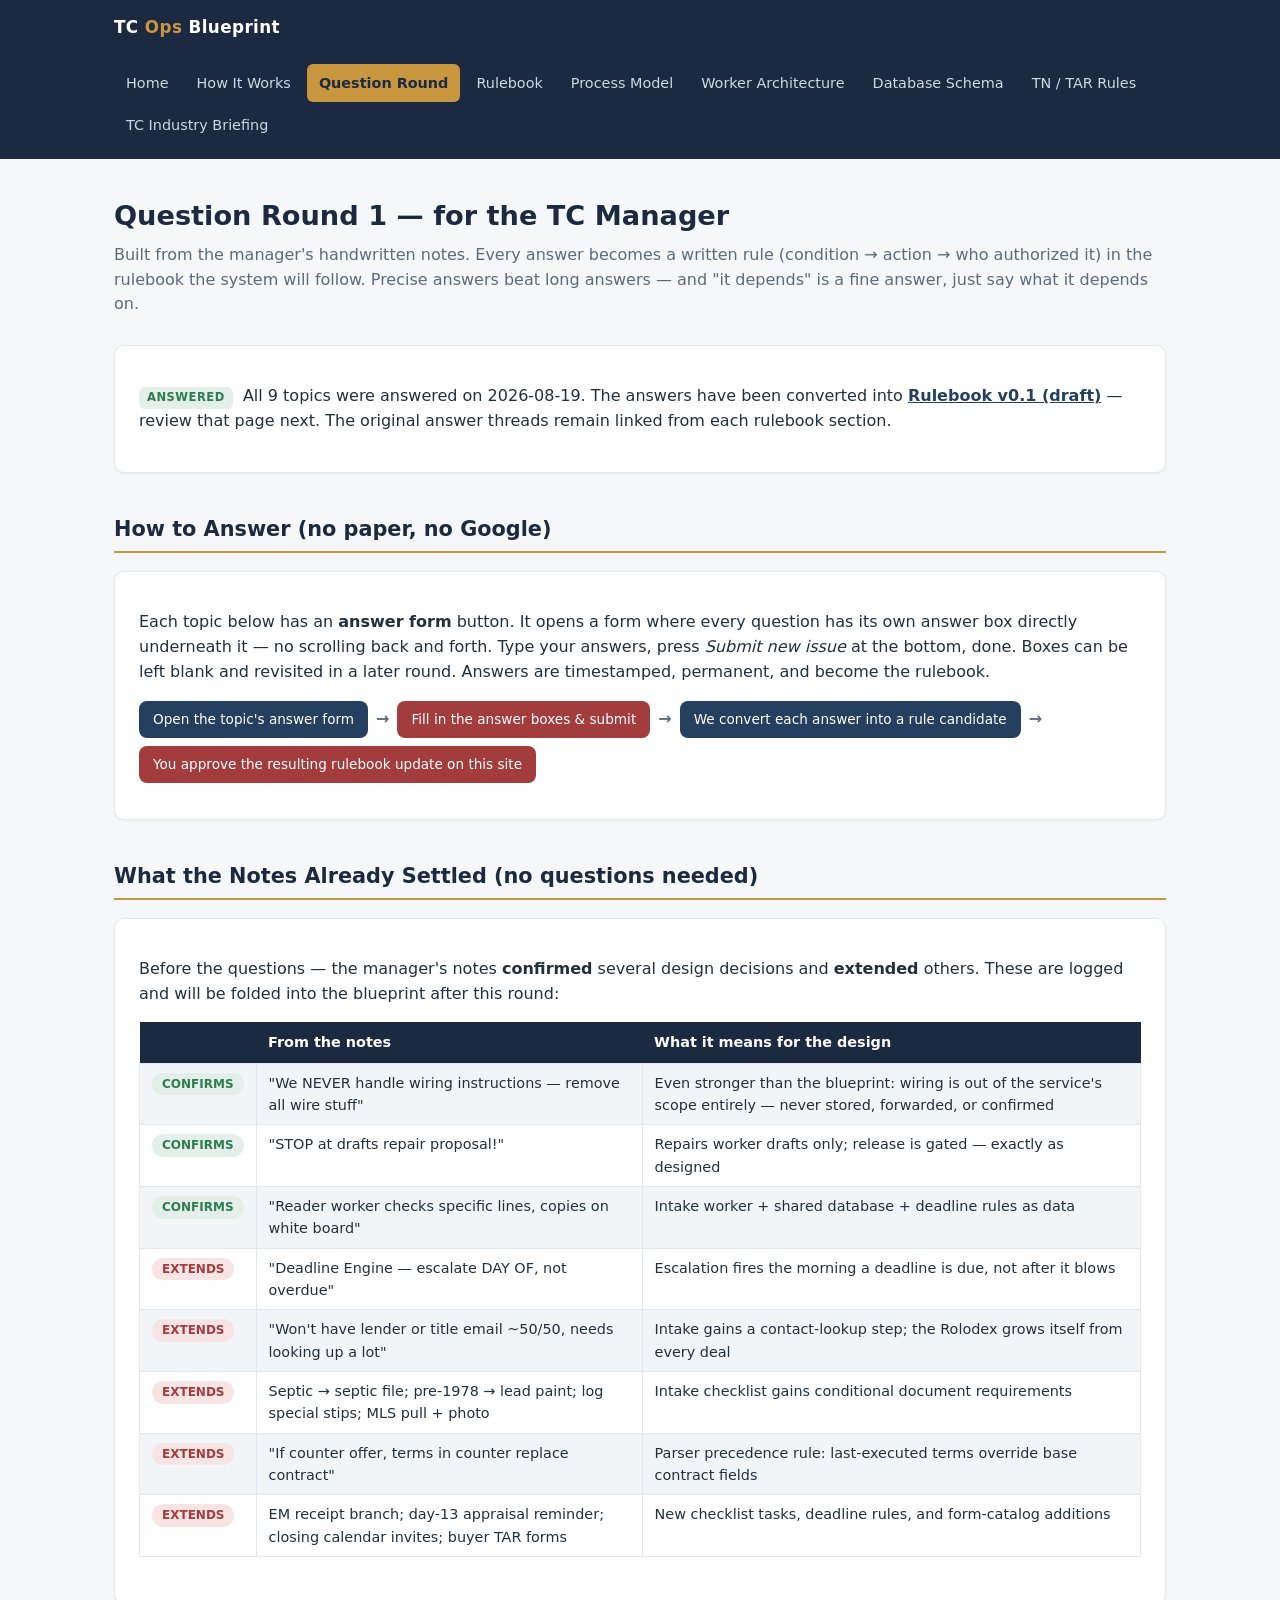
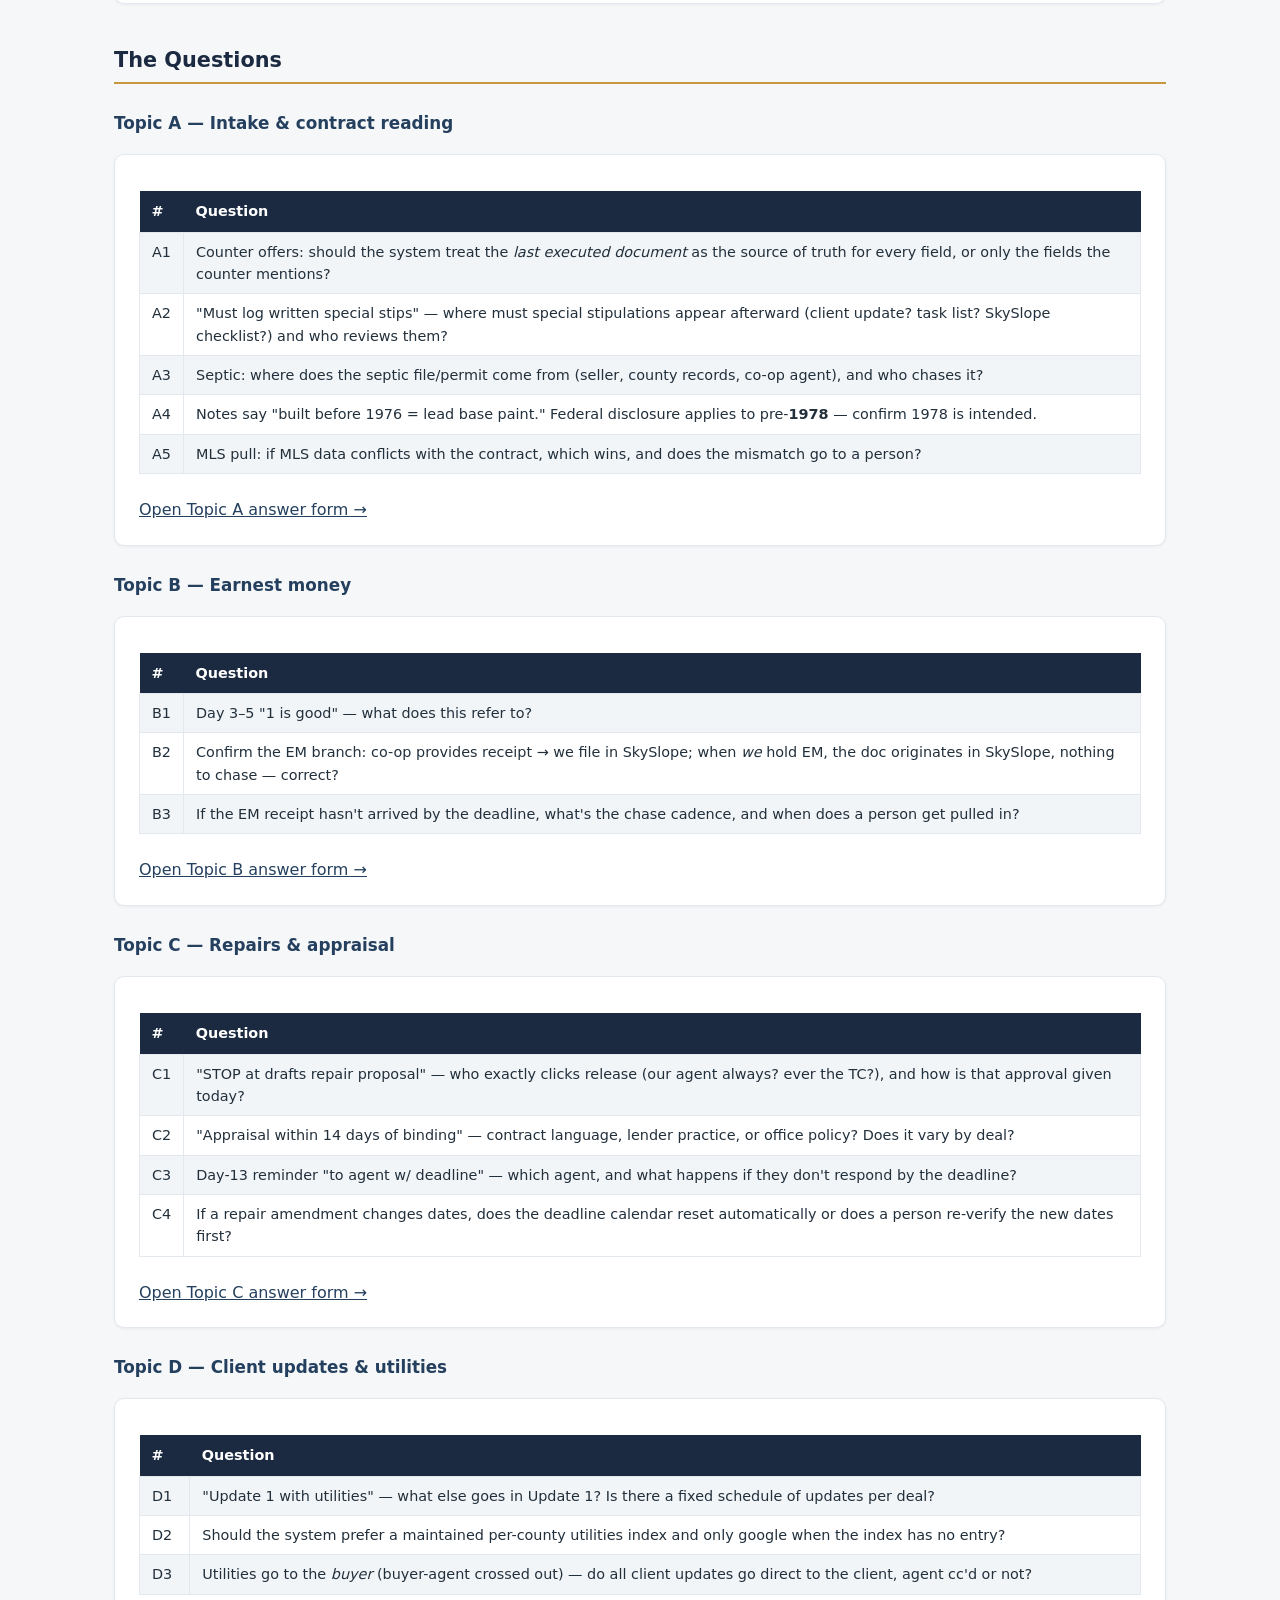
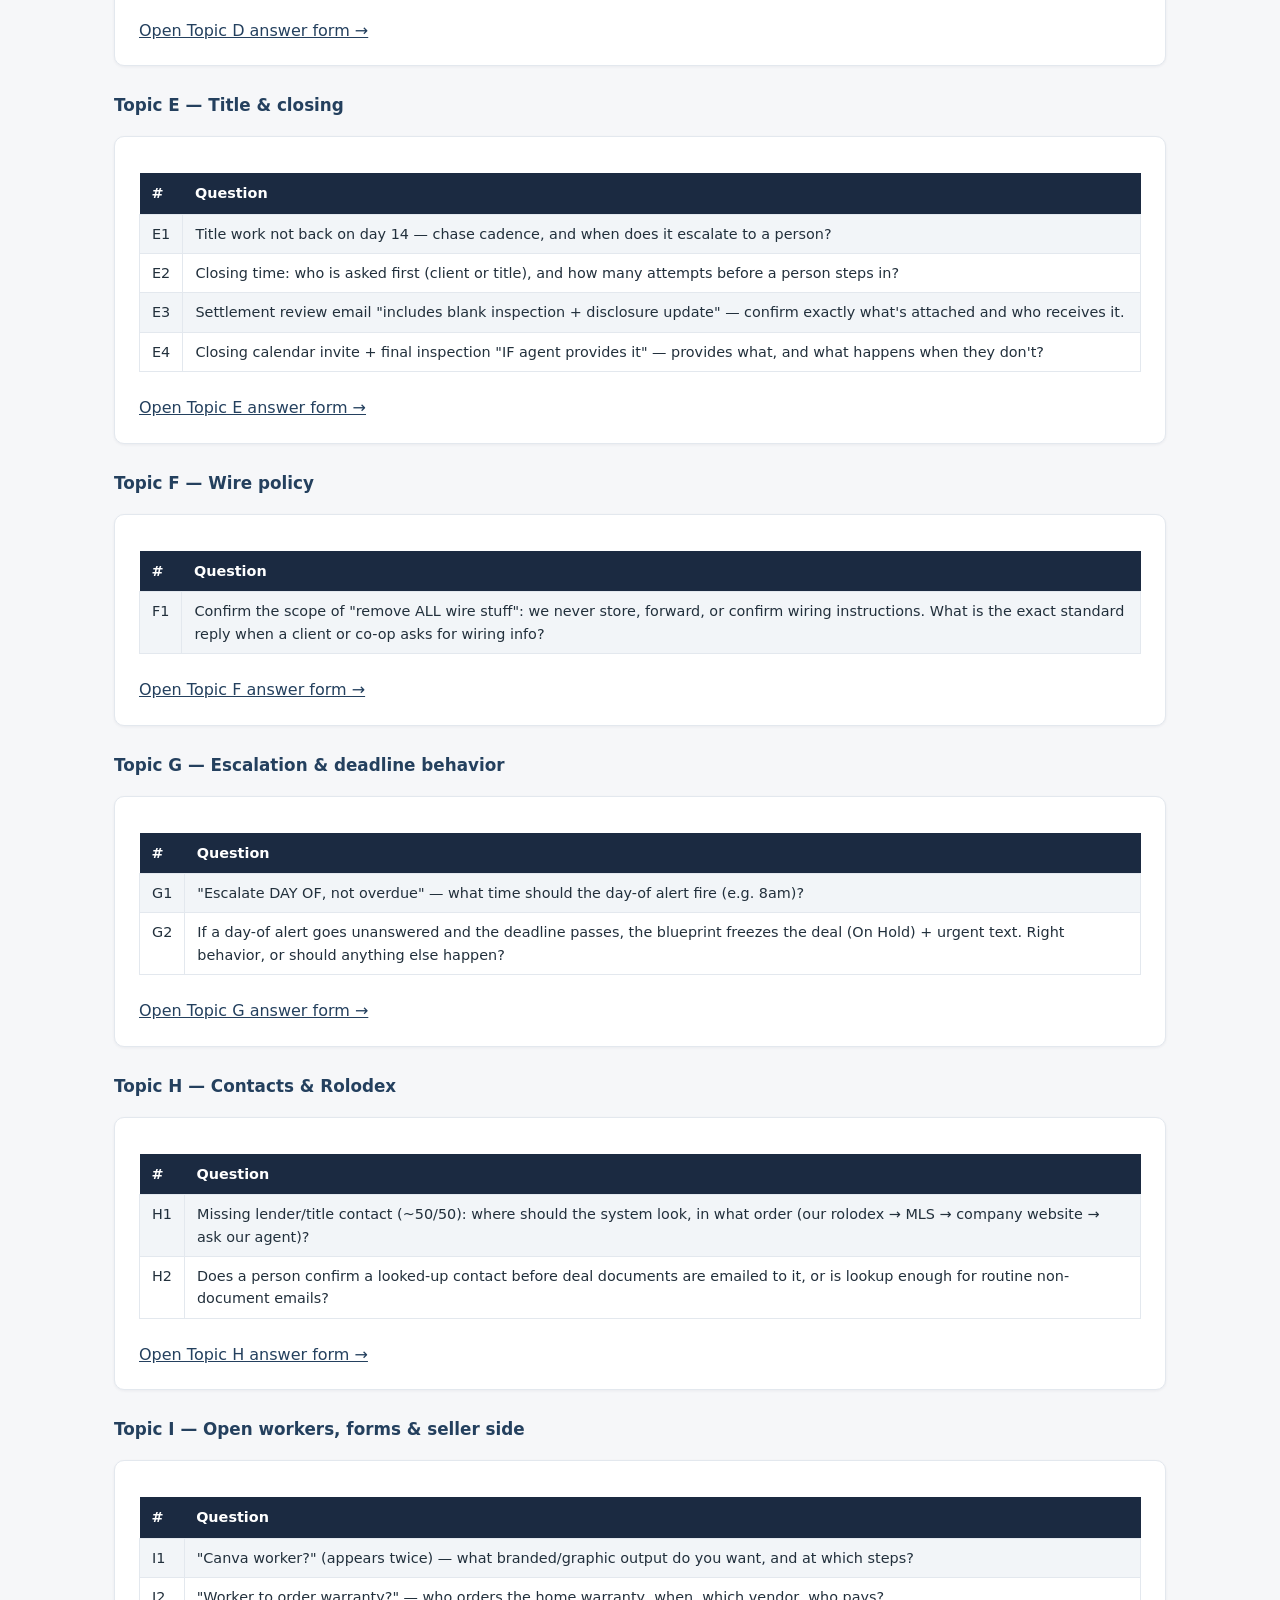
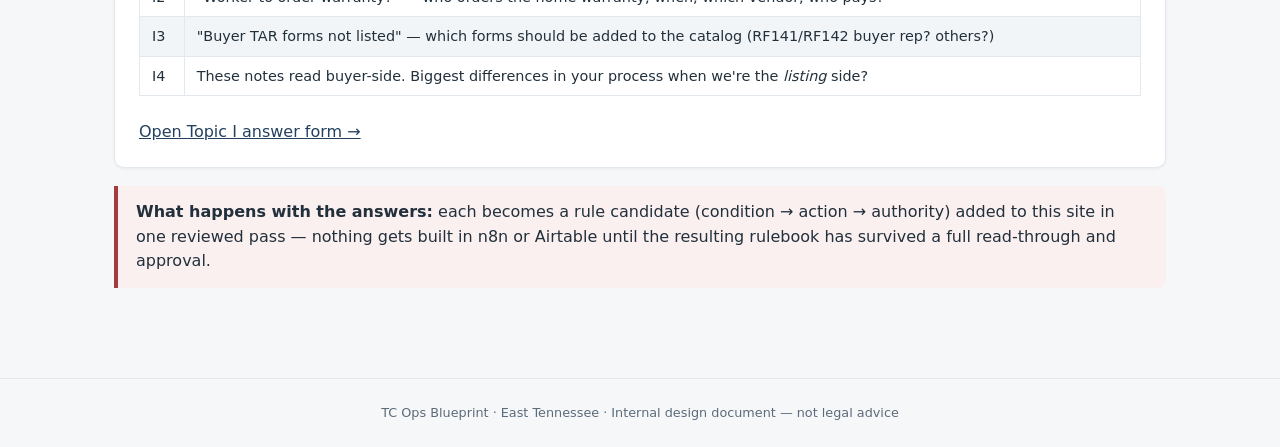
<file: questions.html>
<!DOCTYPE html>
<html lang="en">
<head>
<meta charset="UTF-8">
<meta name="viewport" content="width=device-width, initial-scale=1.0">
<title>Question Round — TC Ops Blueprint</title>
<link rel="stylesheet" href="assets/style.css">
</head>
<body>
<header class="site">
  <div class="topbar">
    <a class="brand" href="index.html">TC <span>Ops</span> Blueprint</a>
    <nav class="main">
      <a href="index.html">Home</a>
      <a href="how-it-works.html">How It Works</a>
      <a href="questions.html" class="active">Question Round</a>
      <a href="rulebook.html">Rulebook</a>
      <a href="process.html">Process Model</a>
      <a href="workers.html">Worker Architecture</a>
      <a href="schema.html">Database Schema</a>
      <a href="tn-briefing.html">TN / TAR Rules</a>
      <a href="tc-briefing.html">TC Industry Briefing</a>
    </nav>
  </div>
</header>

<main>
  <h1 class="page">Question Round 1 — for the TC Manager</h1>
  <p class="sub">Built from the manager's handwritten notes. Every answer becomes a written rule (condition → action → who authorized it) in the rulebook the system will follow. Precise answers beat long answers — and "it depends" is a fine answer, just say what it depends on.</p>

  <div class="card">
    <p><span class="status approved">Answered</span> &nbsp;All 9 topics were answered on 2026-08-19. The answers have been converted into <a href="rulebook.html"><strong>Rulebook v0.1 (draft)</strong></a> — review that page next. The original answer threads remain linked from each rulebook section.</p>
  </div>

  <h2>How to Answer (no paper, no Google)</h2>
  <div class="card">
    <p>Each topic below has an <strong>answer form</strong> button. It opens a form where every question has its own answer box directly underneath it — no scrolling back and forth. Type your answers, press <em>Submit new issue</em> at the bottom, done. Boxes can be left blank and revisited in a later round. Answers are timestamped, permanent, and become the rulebook.</p>
    <div class="flow">
      <span class="step">Open the topic's answer form</span><span class="arrow">→</span>
      <span class="step human">Fill in the answer boxes &amp; submit</span><span class="arrow">→</span>
      <span class="step">We convert each answer into a rule candidate</span><span class="arrow">→</span>
      <span class="step human">You approve the resulting rulebook update on this site</span>
    </div>
  </div>

  <h2>What the Notes Already Settled (no questions needed)</h2>
  <div class="card">
    <p>Before the questions — the manager's notes <strong>confirmed</strong> several design decisions and <strong>extended</strong> others. These are logged and will be folded into the blueprint after this round:</p>
    <table>
      <tr><th></th><th>From the notes</th><th>What it means for the design</th></tr>
      <tr><td><span class="pill machine">CONFIRMS</span></td><td>"We NEVER handle wiring instructions — remove all wire stuff"</td><td>Even stronger than the blueprint: wiring is out of the service's scope entirely — never stored, forwarded, or confirmed</td></tr>
      <tr><td><span class="pill machine">CONFIRMS</span></td><td>"STOP at drafts repair proposal!"</td><td>Repairs worker drafts only; release is gated — exactly as designed</td></tr>
      <tr><td><span class="pill machine">CONFIRMS</span></td><td>"Reader worker checks specific lines, copies on white board"</td><td>Intake worker + shared database + deadline rules as data</td></tr>
      <tr><td><span class="pill human">EXTENDS</span></td><td>"Deadline Engine — escalate DAY OF, not overdue"</td><td>Escalation fires the morning a deadline is due, not after it blows</td></tr>
      <tr><td><span class="pill human">EXTENDS</span></td><td>"Won't have lender or title email ~50/50, needs looking up a lot"</td><td>Intake gains a contact-lookup step; the Rolodex grows itself from every deal</td></tr>
      <tr><td><span class="pill human">EXTENDS</span></td><td>Septic → septic file; pre-1978 → lead paint; log special stips; MLS pull + photo</td><td>Intake checklist gains conditional document requirements</td></tr>
      <tr><td><span class="pill human">EXTENDS</span></td><td>"If counter offer, terms in counter replace contract"</td><td>Parser precedence rule: last-executed terms override base contract fields</td></tr>
      <tr><td><span class="pill human">EXTENDS</span></td><td>EM receipt branch; day-13 appraisal reminder; closing calendar invites; buyer TAR forms</td><td>New checklist tasks, deadline rules, and form-catalog additions</td></tr>
    </table>
  </div>

  <h2>The Questions</h2>

  <h3>Topic A — Intake &amp; contract reading</h3>
  <div class="card">
    <table>
      <tr><th>#</th><th>Question</th></tr>
      <tr><td>A1</td><td>Counter offers: should the system treat the <em>last executed document</em> as the source of truth for every field, or only the fields the counter mentions?</td></tr>
      <tr><td>A2</td><td>"Must log written special stips" — where must special stipulations appear afterward (client update? task list? SkySlope checklist?) and who reviews them?</td></tr>
      <tr><td>A3</td><td>Septic: where does the septic file/permit come from (seller, county records, co-op agent), and who chases it?</td></tr>
      <tr><td>A4</td><td>Notes say "built before 1976 = lead base paint." Federal disclosure applies to pre-<strong>1978</strong> — confirm 1978 is intended.</td></tr>
      <tr><td>A5</td><td>MLS pull: if MLS data conflicts with the contract, which wins, and does the mismatch go to a person?</td></tr>
    </table>
    <a class="go" href="https://github.com/howard1081/tc-ops-blueprint/issues/new?template=topic-a.yml">Open Topic A answer form →</a>
  </div>

  <h3>Topic B — Earnest money</h3>
  <div class="card">
    <table>
      <tr><th>#</th><th>Question</th></tr>
      <tr><td>B1</td><td>Day 3–5 "1 is good" — what does this refer to?</td></tr>
      <tr><td>B2</td><td>Confirm the EM branch: co-op provides receipt → we file in SkySlope; when <em>we</em> hold EM, the doc originates in SkySlope, nothing to chase — correct?</td></tr>
      <tr><td>B3</td><td>If the EM receipt hasn't arrived by the deadline, what's the chase cadence, and when does a person get pulled in?</td></tr>
    </table>
    <a class="go" href="https://github.com/howard1081/tc-ops-blueprint/issues/new?template=topic-b.yml">Open Topic B answer form →</a>
  </div>

  <h3>Topic C — Repairs &amp; appraisal</h3>
  <div class="card">
    <table>
      <tr><th>#</th><th>Question</th></tr>
      <tr><td>C1</td><td>"STOP at drafts repair proposal" — who exactly clicks release (our agent always? ever the TC?), and how is that approval given today?</td></tr>
      <tr><td>C2</td><td>"Appraisal within 14 days of binding" — contract language, lender practice, or office policy? Does it vary by deal?</td></tr>
      <tr><td>C3</td><td>Day-13 reminder "to agent w/ deadline" — which agent, and what happens if they don't respond by the deadline?</td></tr>
      <tr><td>C4</td><td>If a repair amendment changes dates, does the deadline calendar reset automatically or does a person re-verify the new dates first?</td></tr>
    </table>
    <a class="go" href="https://github.com/howard1081/tc-ops-blueprint/issues/new?template=topic-c.yml">Open Topic C answer form →</a>
  </div>

  <h3>Topic D — Client updates &amp; utilities</h3>
  <div class="card">
    <table>
      <tr><th>#</th><th>Question</th></tr>
      <tr><td>D1</td><td>"Update 1 with utilities" — what else goes in Update 1? Is there a fixed schedule of updates per deal?</td></tr>
      <tr><td>D2</td><td>Should the system prefer a maintained per-county utilities index and only google when the index has no entry?</td></tr>
      <tr><td>D3</td><td>Utilities go to the <em>buyer</em> (buyer-agent crossed out) — do all client updates go direct to the client, agent cc'd or not?</td></tr>
    </table>
    <a class="go" href="https://github.com/howard1081/tc-ops-blueprint/issues/new?template=topic-d.yml">Open Topic D answer form →</a>
  </div>

  <h3>Topic E — Title &amp; closing</h3>
  <div class="card">
    <table>
      <tr><th>#</th><th>Question</th></tr>
      <tr><td>E1</td><td>Title work not back on day 14 — chase cadence, and when does it escalate to a person?</td></tr>
      <tr><td>E2</td><td>Closing time: who is asked first (client or title), and how many attempts before a person steps in?</td></tr>
      <tr><td>E3</td><td>Settlement review email "includes blank inspection + disclosure update" — confirm exactly what's attached and who receives it.</td></tr>
      <tr><td>E4</td><td>Closing calendar invite + final inspection "IF agent provides it" — provides what, and what happens when they don't?</td></tr>
    </table>
    <a class="go" href="https://github.com/howard1081/tc-ops-blueprint/issues/new?template=topic-e.yml">Open Topic E answer form →</a>
  </div>

  <h3>Topic F — Wire policy</h3>
  <div class="card">
    <table>
      <tr><th>#</th><th>Question</th></tr>
      <tr><td>F1</td><td>Confirm the scope of "remove ALL wire stuff": we never store, forward, or confirm wiring instructions. What is the exact standard reply when a client or co-op asks for wiring info?</td></tr>
    </table>
    <a class="go" href="https://github.com/howard1081/tc-ops-blueprint/issues/new?template=topic-f.yml">Open Topic F answer form →</a>
  </div>

  <h3>Topic G — Escalation &amp; deadline behavior</h3>
  <div class="card">
    <table>
      <tr><th>#</th><th>Question</th></tr>
      <tr><td>G1</td><td>"Escalate DAY OF, not overdue" — what time should the day-of alert fire (e.g. 8am)?</td></tr>
      <tr><td>G2</td><td>If a day-of alert goes unanswered and the deadline passes, the blueprint freezes the deal (On Hold) + urgent text. Right behavior, or should anything else happen?</td></tr>
    </table>
    <a class="go" href="https://github.com/howard1081/tc-ops-blueprint/issues/new?template=topic-g.yml">Open Topic G answer form →</a>
  </div>

  <h3>Topic H — Contacts &amp; Rolodex</h3>
  <div class="card">
    <table>
      <tr><th>#</th><th>Question</th></tr>
      <tr><td>H1</td><td>Missing lender/title contact (~50/50): where should the system look, in what order (our rolodex → MLS → company website → ask our agent)?</td></tr>
      <tr><td>H2</td><td>Does a person confirm a looked-up contact before deal documents are emailed to it, or is lookup enough for routine non-document emails?</td></tr>
    </table>
    <a class="go" href="https://github.com/howard1081/tc-ops-blueprint/issues/new?template=topic-h.yml">Open Topic H answer form →</a>
  </div>

  <h3>Topic I — Open workers, forms &amp; seller side</h3>
  <div class="card">
    <table>
      <tr><th>#</th><th>Question</th></tr>
      <tr><td>I1</td><td>"Canva worker?" (appears twice) — what branded/graphic output do you want, and at which steps?</td></tr>
      <tr><td>I2</td><td>"Worker to order warranty?" — who orders the home warranty, when, which vendor, who pays?</td></tr>
      <tr><td>I3</td><td>"Buyer TAR forms not listed" — which forms should be added to the catalog (RF141/RF142 buyer rep? others?)</td></tr>
      <tr><td>I4</td><td>These notes read buyer-side. Biggest differences in your process when we're the <em>listing</em> side?</td></tr>
    </table>
    <a class="go" href="https://github.com/howard1081/tc-ops-blueprint/issues/new?template=topic-i.yml">Open Topic I answer form →</a>
  </div>

  <div class="callout risk">
    <strong>What happens with the answers:</strong> each becomes a rule candidate (condition → action → authority) added to this site in one reviewed pass — nothing gets built in n8n or Airtable until the resulting rulebook has survived a full read-through and approval.
  </div>
</main>
<footer>TC Ops Blueprint · East Tennessee · Internal design document — not legal advice</footer>
</body>
</html>
</file>
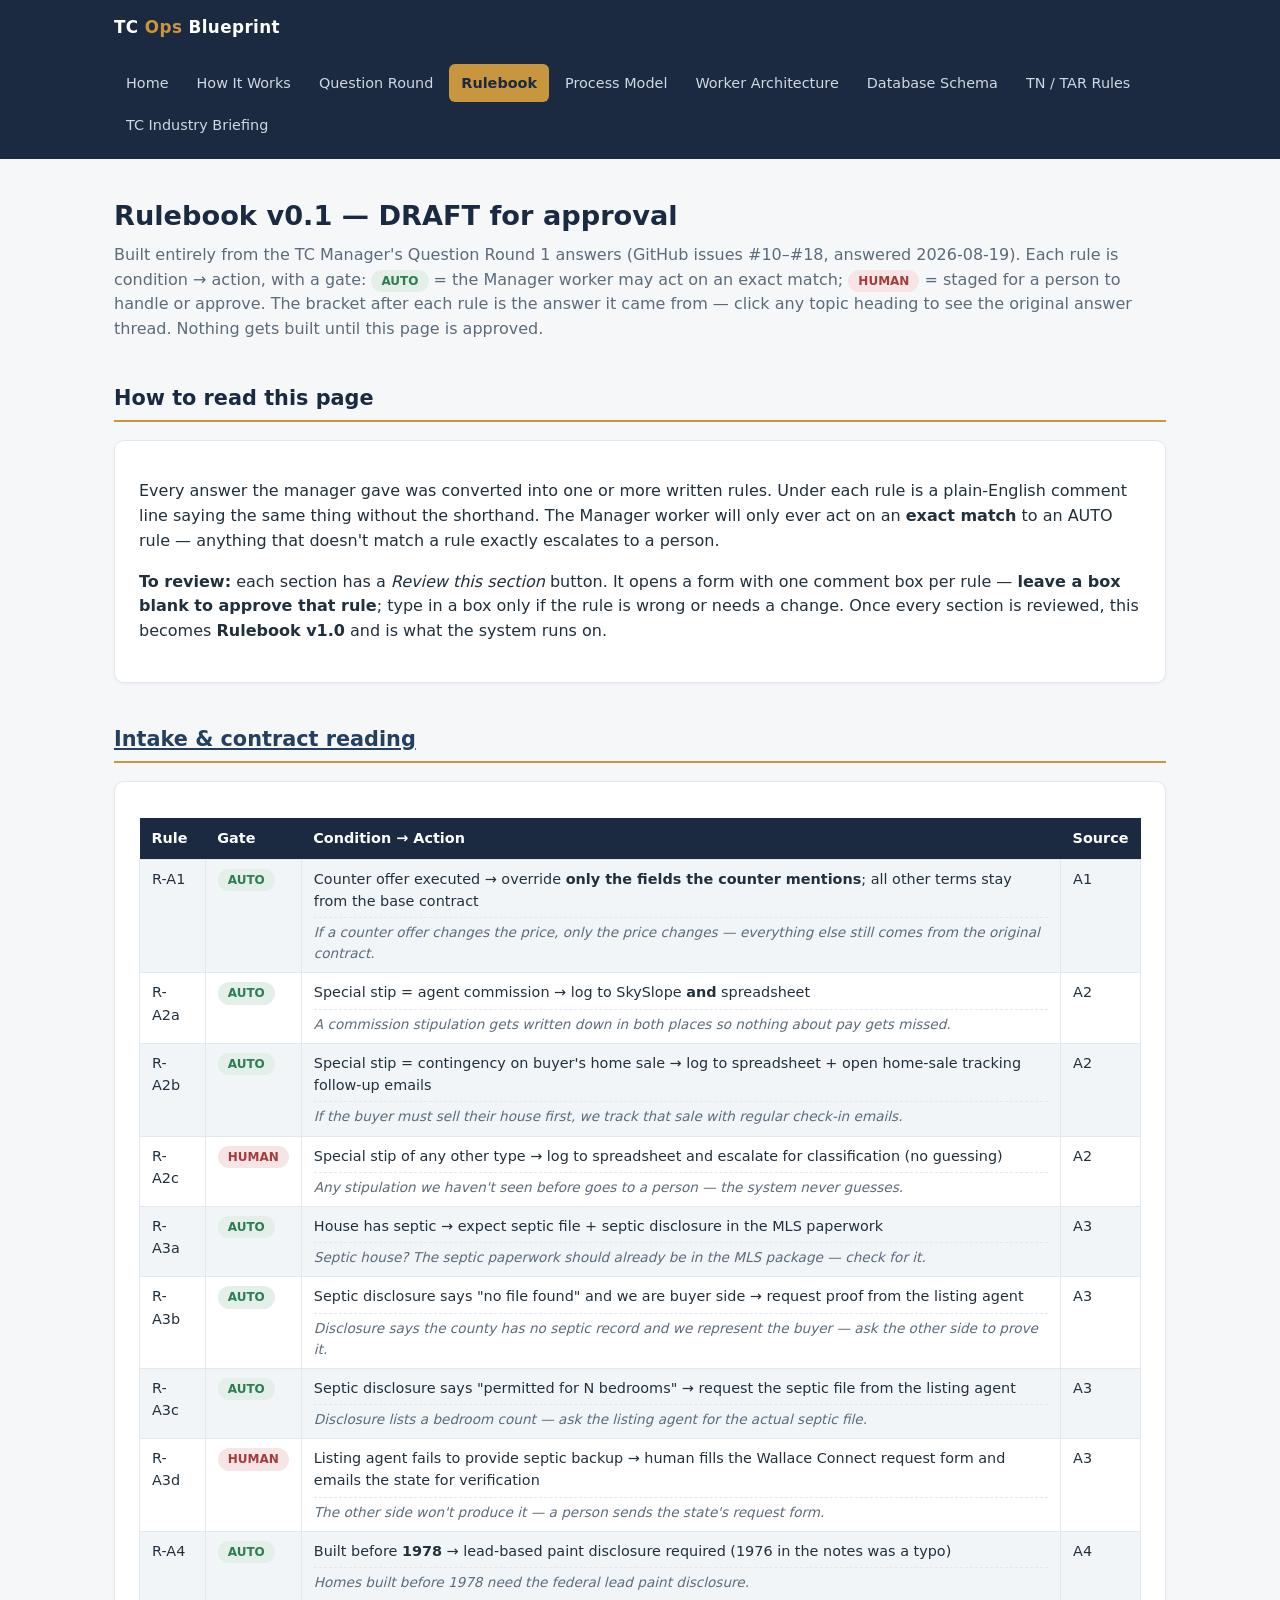
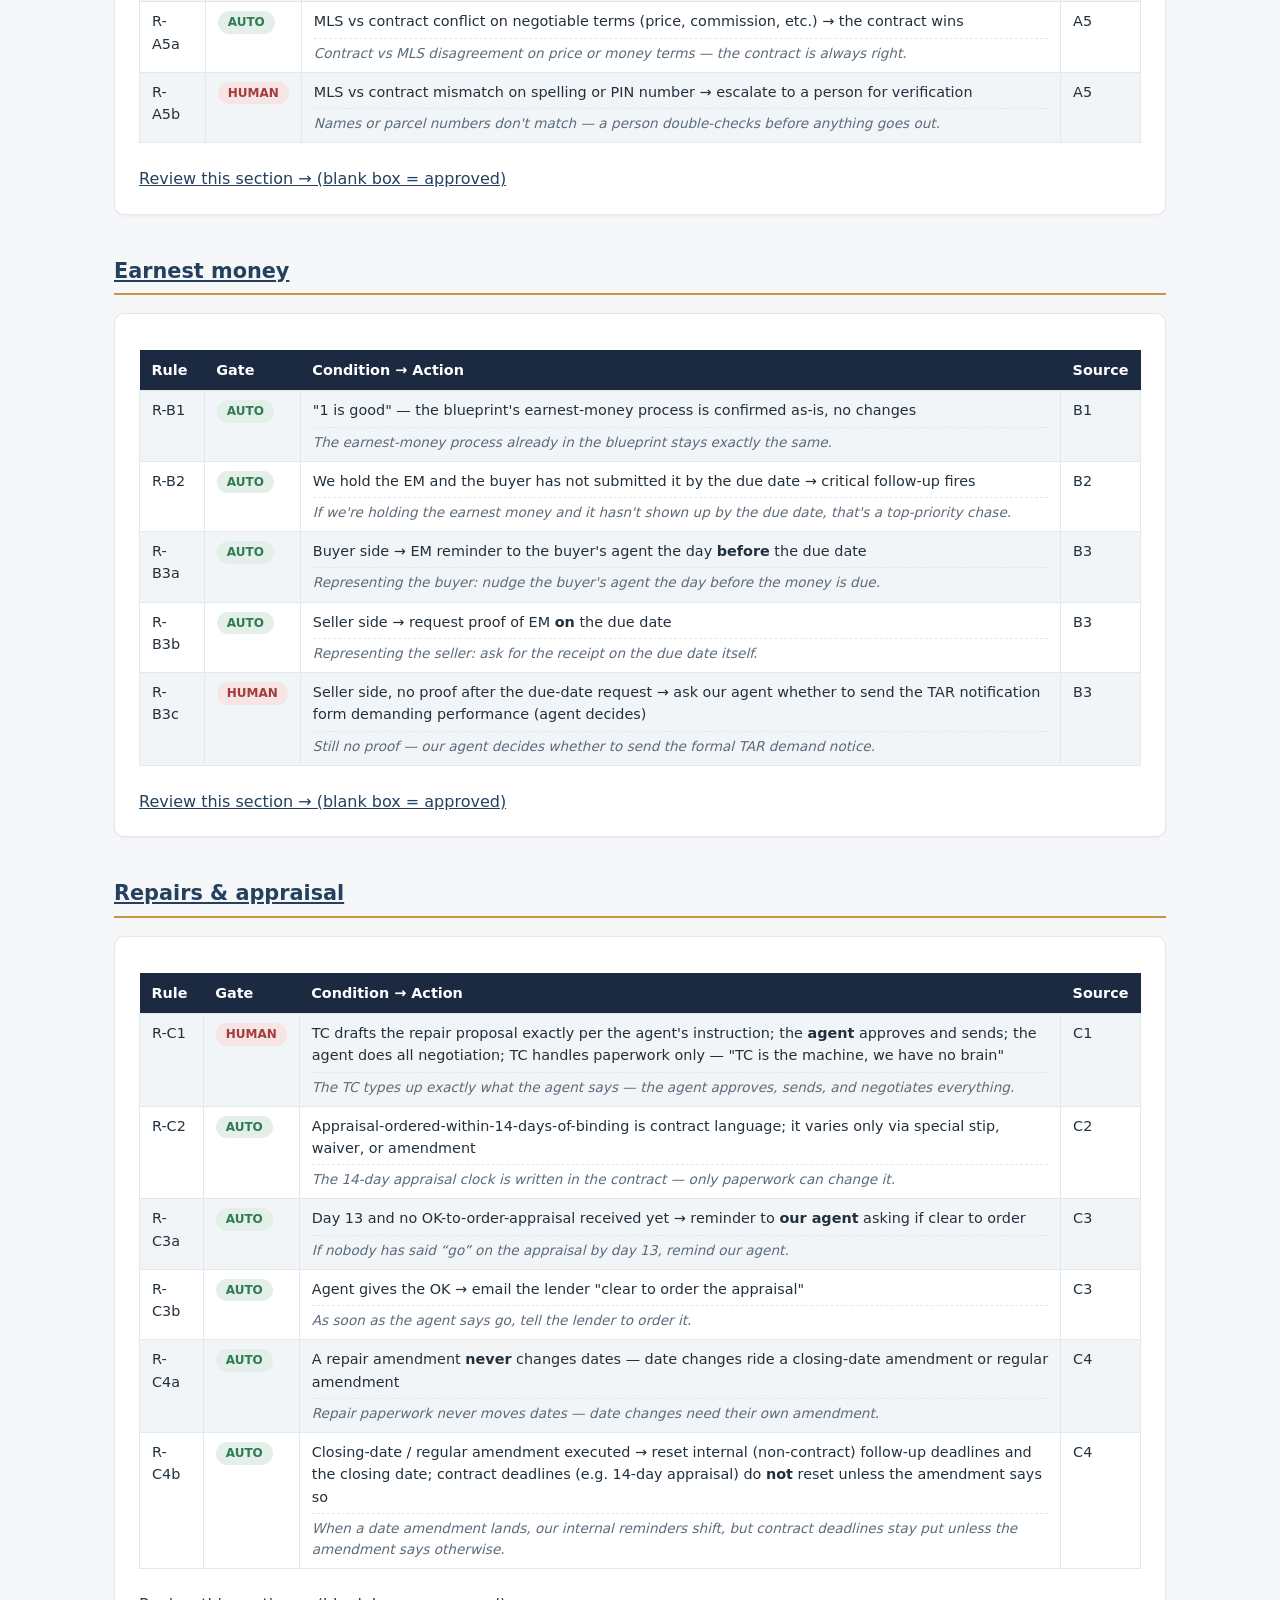
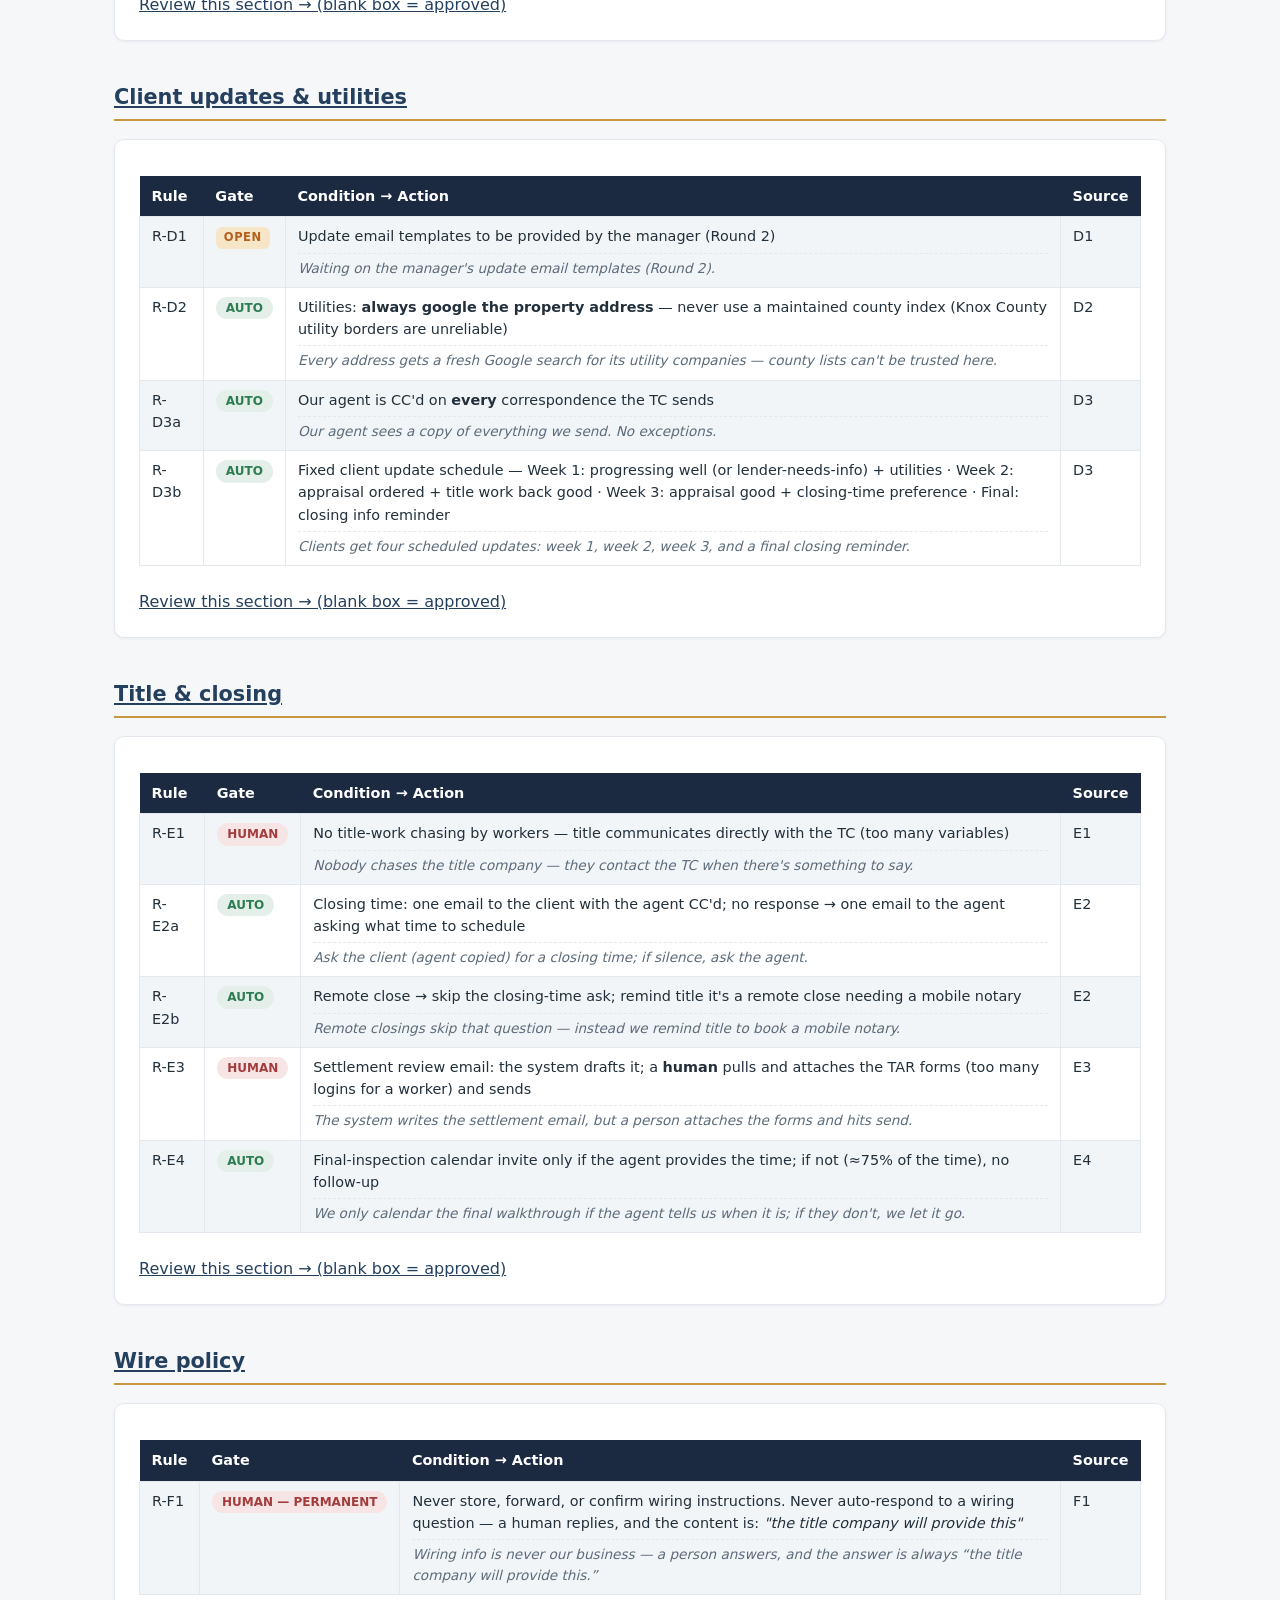
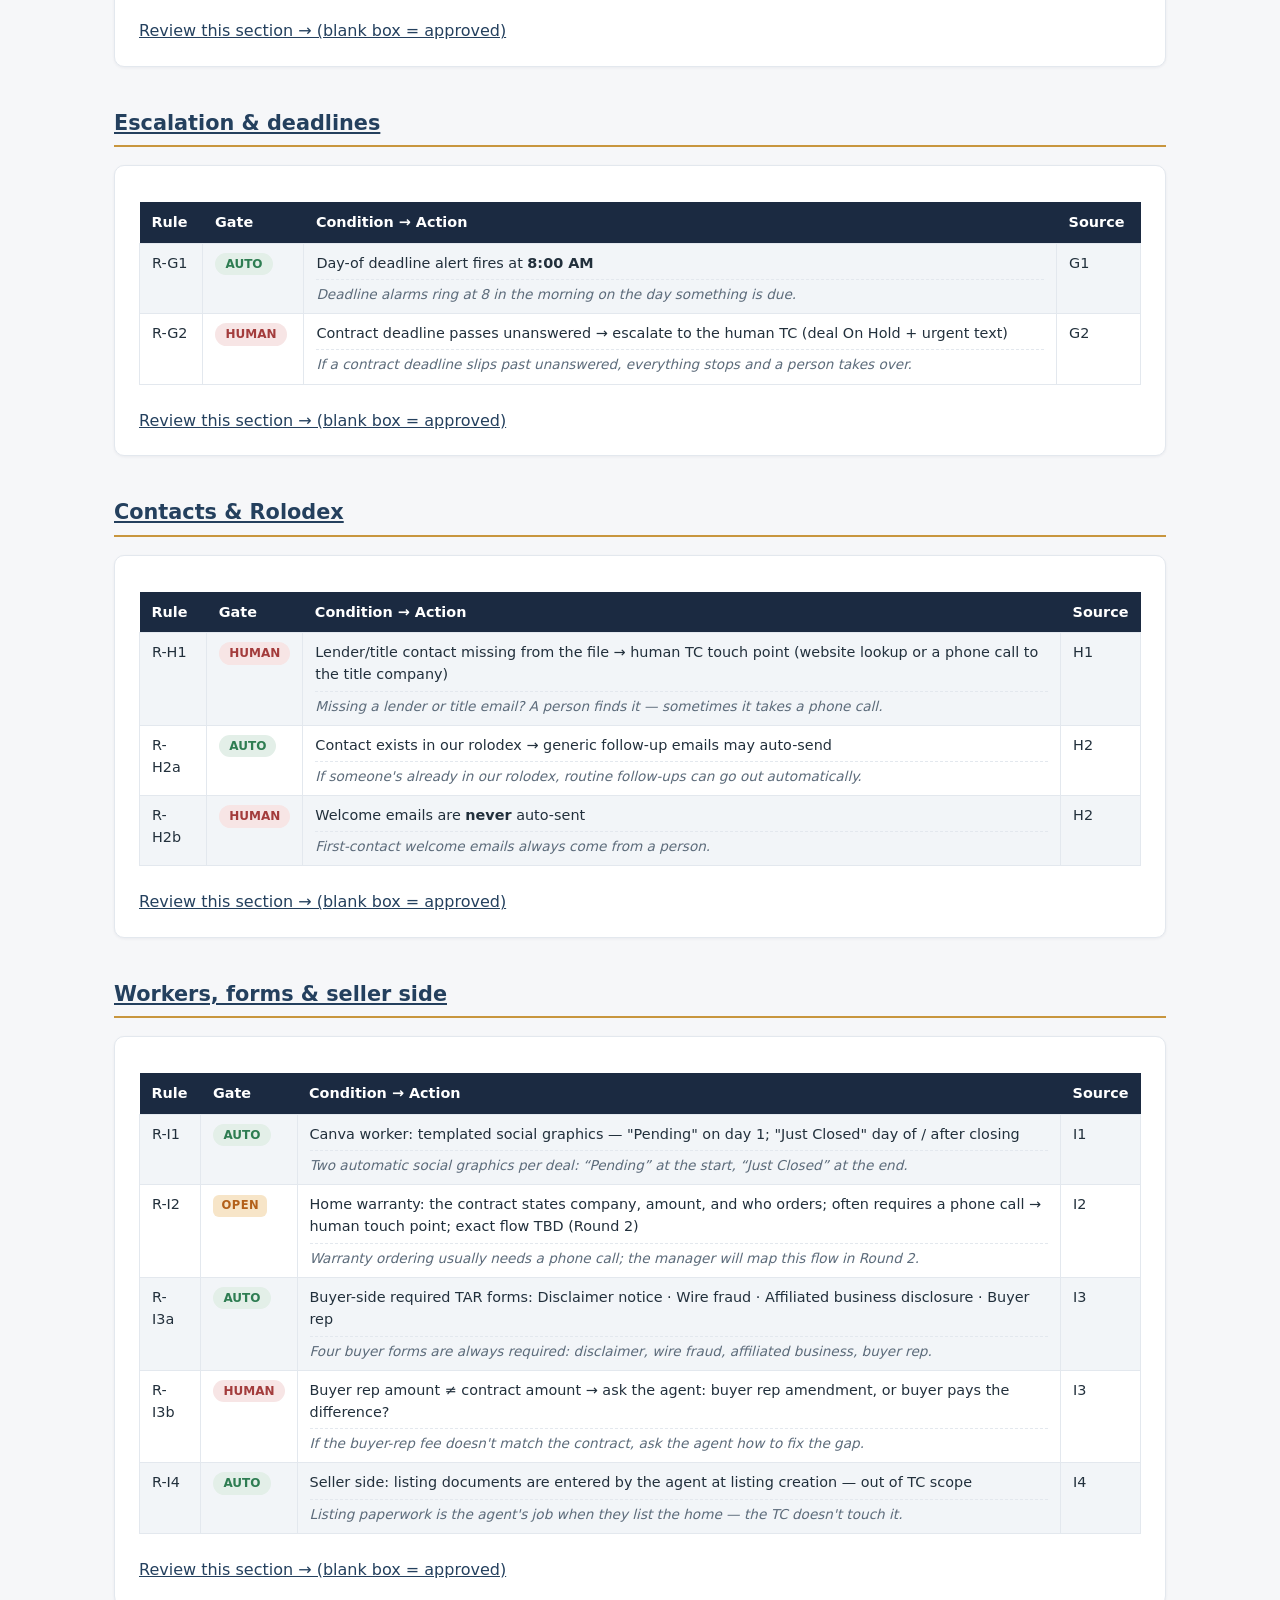
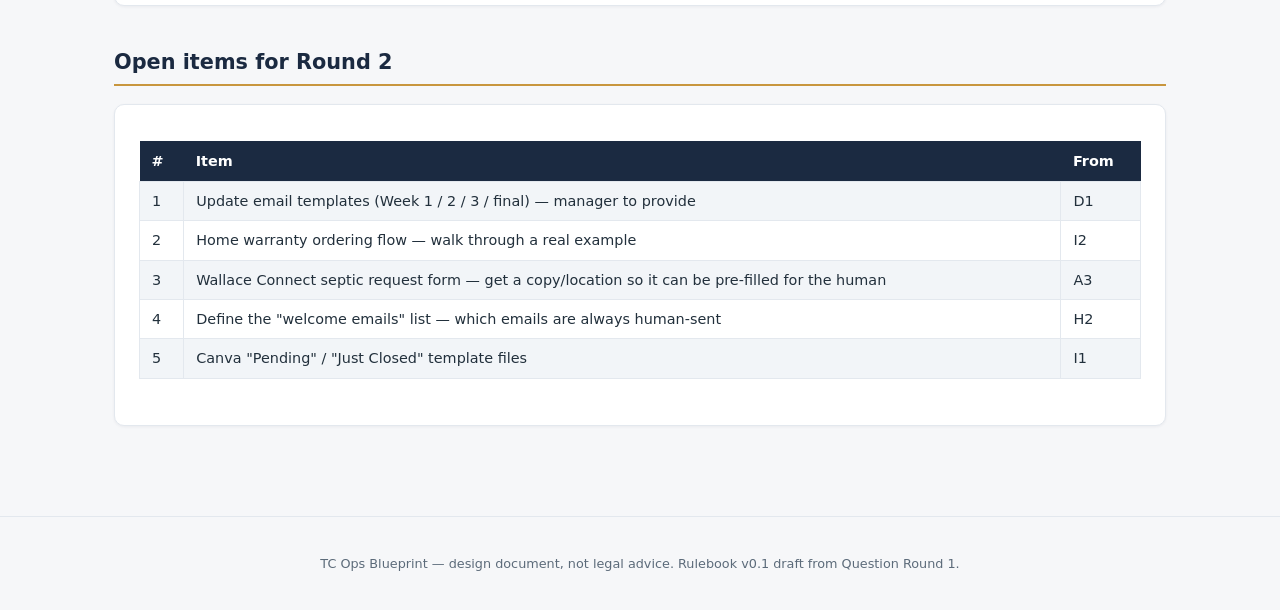
<file: rulebook.html>
<!DOCTYPE html>
<html lang="en">
<head>
<meta charset="UTF-8">
<meta name="viewport" content="width=device-width, initial-scale=1.0">
<title>Rulebook v0.1 — TC Ops Blueprint</title>
<link rel="stylesheet" href="assets/style.css">
</head>
<body>
<header class="site">
  <div class="topbar">
    <a class="brand" href="index.html">TC <span>Ops</span> Blueprint</a>
    <nav class="main">
      <a href="index.html">Home</a>
      <a href="how-it-works.html">How It Works</a>
      <a href="questions.html">Question Round</a>
      <a href="rulebook.html" class="active">Rulebook</a>
      <a href="process.html">Process Model</a>
      <a href="workers.html">Worker Architecture</a>
      <a href="schema.html">Database Schema</a>
      <a href="tn-briefing.html">TN / TAR Rules</a>
      <a href="tc-briefing.html">TC Industry Briefing</a>
    </nav>
  </div>
</header>

<main>
  <h1 class="page">Rulebook v0.1 — DRAFT for approval</h1>
  <p class="sub">Built entirely from the TC Manager's Question Round 1 answers (GitHub issues #10–#18, answered 2026-08-19). Each rule is condition → action, with a gate: <span class="pill machine">AUTO</span> = the Manager worker may act on an exact match; <span class="pill human">HUMAN</span> = staged for a person to handle or approve. The bracket after each rule is the answer it came from — click any topic heading to see the original answer thread. Nothing gets built until this page is approved.</p>

  <h2>How to read this page</h2>
  <div class="card">
    <p>Every answer the manager gave was converted into one or more written rules. Under each rule is a plain-English comment line saying the same thing without the shorthand. The Manager worker will only ever act on an <strong>exact match</strong> to an AUTO rule — anything that doesn't match a rule exactly escalates to a person.</p>
    <p><strong>To review:</strong> each section has a <em>Review this section</em> button. It opens a form with one comment box per rule — <strong>leave a box blank to approve that rule</strong>; type in a box only if the rule is wrong or needs a change. Once every section is reviewed, this becomes <strong>Rulebook v1.0</strong> and is what the system runs on.</p>
  </div>

  <h2><a href="https://github.com/howard1081/tc-ops-blueprint/issues/10">Intake &amp; contract reading</a></h2>
  <div class="card">
    <table>
      <tr><th>Rule</th><th>Gate</th><th>Condition → Action</th><th>Source</th></tr>
      <tr><td>R-A1</td><td><span class="pill machine">AUTO</span></td><td>Counter offer executed → override <strong>only the fields the counter mentions</strong>; all other terms stay from the base contract<div class="rulenote">If a counter offer changes the price, only the price changes — everything else still comes from the original contract.</div></td><td>A1</td></tr>
      <tr><td>R-A2a</td><td><span class="pill machine">AUTO</span></td><td>Special stip = agent commission → log to SkySlope <strong>and</strong> spreadsheet<div class="rulenote">A commission stipulation gets written down in both places so nothing about pay gets missed.</div></td><td>A2</td></tr>
      <tr><td>R-A2b</td><td><span class="pill machine">AUTO</span></td><td>Special stip = contingency on buyer's home sale → log to spreadsheet + open home-sale tracking follow-up emails<div class="rulenote">If the buyer must sell their house first, we track that sale with regular check-in emails.</div></td><td>A2</td></tr>
      <tr><td>R-A2c</td><td><span class="pill human">HUMAN</span></td><td>Special stip of any other type → log to spreadsheet and escalate for classification (no guessing)<div class="rulenote">Any stipulation we haven't seen before goes to a person — the system never guesses.</div></td><td>A2</td></tr>
      <tr><td>R-A3a</td><td><span class="pill machine">AUTO</span></td><td>House has septic → expect septic file + septic disclosure in the MLS paperwork<div class="rulenote">Septic house? The septic paperwork should already be in the MLS package — check for it.</div></td><td>A3</td></tr>
      <tr><td>R-A3b</td><td><span class="pill machine">AUTO</span></td><td>Septic disclosure says "no file found" and we are buyer side → request proof from the listing agent<div class="rulenote">Disclosure says the county has no septic record and we represent the buyer — ask the other side to prove it.</div></td><td>A3</td></tr>
      <tr><td>R-A3c</td><td><span class="pill machine">AUTO</span></td><td>Septic disclosure says "permitted for N bedrooms" → request the septic file from the listing agent<div class="rulenote">Disclosure lists a bedroom count — ask the listing agent for the actual septic file.</div></td><td>A3</td></tr>
      <tr><td>R-A3d</td><td><span class="pill human">HUMAN</span></td><td>Listing agent fails to provide septic backup → human fills the Wallace Connect request form and emails the state for verification<div class="rulenote">The other side won't produce it — a person sends the state's request form.</div></td><td>A3</td></tr>
      <tr><td>R-A4</td><td><span class="pill machine">AUTO</span></td><td>Built before <strong>1978</strong> → lead-based paint disclosure required (1976 in the notes was a typo)<div class="rulenote">Homes built before 1978 need the federal lead paint disclosure.</div></td><td>A4</td></tr>
      <tr><td>R-A5a</td><td><span class="pill machine">AUTO</span></td><td>MLS vs contract conflict on negotiable terms (price, commission, etc.) → the contract wins<div class="rulenote">Contract vs MLS disagreement on price or money terms — the contract is always right.</div></td><td>A5</td></tr>
      <tr><td>R-A5b</td><td><span class="pill human">HUMAN</span></td><td>MLS vs contract mismatch on spelling or PIN number → escalate to a person for verification<div class="rulenote">Names or parcel numbers don't match — a person double-checks before anything goes out.</div></td><td>A5</td></tr>
    </table>
    <a class="go" href="https://github.com/howard1081/tc-ops-blueprint/issues/new?template=review-topic-a.yml">Review this section → (blank box = approved)</a>
  </div>

  <h2><a href="https://github.com/howard1081/tc-ops-blueprint/issues/11">Earnest money</a></h2>
  <div class="card">
    <table>
      <tr><th>Rule</th><th>Gate</th><th>Condition → Action</th><th>Source</th></tr>
      <tr><td>R-B1</td><td><span class="pill machine">AUTO</span></td><td>"1 is good" — the blueprint's earnest-money process is confirmed as-is, no changes<div class="rulenote">The earnest-money process already in the blueprint stays exactly the same.</div></td><td>B1</td></tr>
      <tr><td>R-B2</td><td><span class="pill machine">AUTO</span></td><td>We hold the EM and the buyer has not submitted it by the due date → critical follow-up fires<div class="rulenote">If we're holding the earnest money and it hasn't shown up by the due date, that's a top-priority chase.</div></td><td>B2</td></tr>
      <tr><td>R-B3a</td><td><span class="pill machine">AUTO</span></td><td>Buyer side → EM reminder to the buyer's agent the day <strong>before</strong> the due date<div class="rulenote">Representing the buyer: nudge the buyer's agent the day before the money is due.</div></td><td>B3</td></tr>
      <tr><td>R-B3b</td><td><span class="pill machine">AUTO</span></td><td>Seller side → request proof of EM <strong>on</strong> the due date<div class="rulenote">Representing the seller: ask for the receipt on the due date itself.</div></td><td>B3</td></tr>
      <tr><td>R-B3c</td><td><span class="pill human">HUMAN</span></td><td>Seller side, no proof after the due-date request → ask our agent whether to send the TAR notification form demanding performance (agent decides)<div class="rulenote">Still no proof — our agent decides whether to send the formal TAR demand notice.</div></td><td>B3</td></tr>
    </table>
    <a class="go" href="https://github.com/howard1081/tc-ops-blueprint/issues/new?template=review-topic-b.yml">Review this section → (blank box = approved)</a>
  </div>

  <h2><a href="https://github.com/howard1081/tc-ops-blueprint/issues/12">Repairs &amp; appraisal</a></h2>
  <div class="card">
    <table>
      <tr><th>Rule</th><th>Gate</th><th>Condition → Action</th><th>Source</th></tr>
      <tr><td>R-C1</td><td><span class="pill human">HUMAN</span></td><td>TC drafts the repair proposal exactly per the agent's instruction; the <strong>agent</strong> approves and sends; the agent does all negotiation; TC handles paperwork only — "TC is the machine, we have no brain"<div class="rulenote">The TC types up exactly what the agent says — the agent approves, sends, and negotiates everything.</div></td><td>C1</td></tr>
      <tr><td>R-C2</td><td><span class="pill machine">AUTO</span></td><td>Appraisal-ordered-within-14-days-of-binding is contract language; it varies only via special stip, waiver, or amendment<div class="rulenote">The 14-day appraisal clock is written in the contract — only paperwork can change it.</div></td><td>C2</td></tr>
      <tr><td>R-C3a</td><td><span class="pill machine">AUTO</span></td><td>Day 13 and no OK-to-order-appraisal received yet → reminder to <strong>our agent</strong> asking if clear to order<div class="rulenote">If nobody has said “go” on the appraisal by day 13, remind our agent.</div></td><td>C3</td></tr>
      <tr><td>R-C3b</td><td><span class="pill machine">AUTO</span></td><td>Agent gives the OK → email the lender "clear to order the appraisal"<div class="rulenote">As soon as the agent says go, tell the lender to order it.</div></td><td>C3</td></tr>
      <tr><td>R-C4a</td><td><span class="pill machine">AUTO</span></td><td>A repair amendment <strong>never</strong> changes dates — date changes ride a closing-date amendment or regular amendment<div class="rulenote">Repair paperwork never moves dates — date changes need their own amendment.</div></td><td>C4</td></tr>
      <tr><td>R-C4b</td><td><span class="pill machine">AUTO</span></td><td>Closing-date / regular amendment executed → reset internal (non-contract) follow-up deadlines and the closing date; contract deadlines (e.g. 14-day appraisal) do <strong>not</strong> reset unless the amendment says so<div class="rulenote">When a date amendment lands, our internal reminders shift, but contract deadlines stay put unless the amendment says otherwise.</div></td><td>C4</td></tr>
    </table>
    <a class="go" href="https://github.com/howard1081/tc-ops-blueprint/issues/new?template=review-topic-c.yml">Review this section → (blank box = approved)</a>
  </div>

  <h2><a href="https://github.com/howard1081/tc-ops-blueprint/issues/13">Client updates &amp; utilities</a></h2>
  <div class="card">
    <table>
      <tr><th>Rule</th><th>Gate</th><th>Condition → Action</th><th>Source</th></tr>
      <tr><td>R-D1</td><td><span class="status draft">OPEN</span></td><td>Update email templates to be provided by the manager (Round 2)<div class="rulenote">Waiting on the manager's update email templates (Round 2).</div></td><td>D1</td></tr>
      <tr><td>R-D2</td><td><span class="pill machine">AUTO</span></td><td>Utilities: <strong>always google the property address</strong> — never use a maintained county index (Knox County utility borders are unreliable)<div class="rulenote">Every address gets a fresh Google search for its utility companies — county lists can't be trusted here.</div></td><td>D2</td></tr>
      <tr><td>R-D3a</td><td><span class="pill machine">AUTO</span></td><td>Our agent is CC'd on <strong>every</strong> correspondence the TC sends<div class="rulenote">Our agent sees a copy of everything we send. No exceptions.</div></td><td>D3</td></tr>
      <tr><td>R-D3b</td><td><span class="pill machine">AUTO</span></td><td>Fixed client update schedule — Week 1: progressing well (or lender-needs-info) + utilities · Week 2: appraisal ordered + title work back good · Week 3: appraisal good + closing-time preference · Final: closing info reminder<div class="rulenote">Clients get four scheduled updates: week 1, week 2, week 3, and a final closing reminder.</div></td><td>D3</td></tr>
    </table>
    <a class="go" href="https://github.com/howard1081/tc-ops-blueprint/issues/new?template=review-topic-d.yml">Review this section → (blank box = approved)</a>
  </div>

  <h2><a href="https://github.com/howard1081/tc-ops-blueprint/issues/14">Title &amp; closing</a></h2>
  <div class="card">
    <table>
      <tr><th>Rule</th><th>Gate</th><th>Condition → Action</th><th>Source</th></tr>
      <tr><td>R-E1</td><td><span class="pill human">HUMAN</span></td><td>No title-work chasing by workers — title communicates directly with the TC (too many variables)<div class="rulenote">Nobody chases the title company — they contact the TC when there's something to say.</div></td><td>E1</td></tr>
      <tr><td>R-E2a</td><td><span class="pill machine">AUTO</span></td><td>Closing time: one email to the client with the agent CC'd; no response → one email to the agent asking what time to schedule<div class="rulenote">Ask the client (agent copied) for a closing time; if silence, ask the agent.</div></td><td>E2</td></tr>
      <tr><td>R-E2b</td><td><span class="pill machine">AUTO</span></td><td>Remote close → skip the closing-time ask; remind title it's a remote close needing a mobile notary<div class="rulenote">Remote closings skip that question — instead we remind title to book a mobile notary.</div></td><td>E2</td></tr>
      <tr><td>R-E3</td><td><span class="pill human">HUMAN</span></td><td>Settlement review email: the system drafts it; a <strong>human</strong> pulls and attaches the TAR forms (too many logins for a worker) and sends<div class="rulenote">The system writes the settlement email, but a person attaches the forms and hits send.</div></td><td>E3</td></tr>
      <tr><td>R-E4</td><td><span class="pill machine">AUTO</span></td><td>Final-inspection calendar invite only if the agent provides the time; if not (≈75% of the time), no follow-up<div class="rulenote">We only calendar the final walkthrough if the agent tells us when it is; if they don't, we let it go.</div></td><td>E4</td></tr>
    </table>
    <a class="go" href="https://github.com/howard1081/tc-ops-blueprint/issues/new?template=review-topic-e.yml">Review this section → (blank box = approved)</a>
  </div>

  <h2><a href="https://github.com/howard1081/tc-ops-blueprint/issues/15">Wire policy</a></h2>
  <div class="card">
    <table>
      <tr><th>Rule</th><th>Gate</th><th>Condition → Action</th><th>Source</th></tr>
      <tr><td>R-F1</td><td><span class="pill human">HUMAN — PERMANENT</span></td><td>Never store, forward, or confirm wiring instructions. Never auto-respond to a wiring question — a human replies, and the content is: <em>"the title company will provide this"</em><div class="rulenote">Wiring info is never our business — a person answers, and the answer is always “the title company will provide this.”</div></td><td>F1</td></tr>
    </table>
    <a class="go" href="https://github.com/howard1081/tc-ops-blueprint/issues/new?template=review-topic-f.yml">Review this section → (blank box = approved)</a>
  </div>

  <h2><a href="https://github.com/howard1081/tc-ops-blueprint/issues/16">Escalation &amp; deadlines</a></h2>
  <div class="card">
    <table>
      <tr><th>Rule</th><th>Gate</th><th>Condition → Action</th><th>Source</th></tr>
      <tr><td>R-G1</td><td><span class="pill machine">AUTO</span></td><td>Day-of deadline alert fires at <strong>8:00 AM</strong><div class="rulenote">Deadline alarms ring at 8 in the morning on the day something is due.</div></td><td>G1</td></tr>
      <tr><td>R-G2</td><td><span class="pill human">HUMAN</span></td><td>Contract deadline passes unanswered → escalate to the human TC (deal On Hold + urgent text)<div class="rulenote">If a contract deadline slips past unanswered, everything stops and a person takes over.</div></td><td>G2</td></tr>
    </table>
    <a class="go" href="https://github.com/howard1081/tc-ops-blueprint/issues/new?template=review-topic-g.yml">Review this section → (blank box = approved)</a>
  </div>

  <h2><a href="https://github.com/howard1081/tc-ops-blueprint/issues/17">Contacts &amp; Rolodex</a></h2>
  <div class="card">
    <table>
      <tr><th>Rule</th><th>Gate</th><th>Condition → Action</th><th>Source</th></tr>
      <tr><td>R-H1</td><td><span class="pill human">HUMAN</span></td><td>Lender/title contact missing from the file → human TC touch point (website lookup or a phone call to the title company)<div class="rulenote">Missing a lender or title email? A person finds it — sometimes it takes a phone call.</div></td><td>H1</td></tr>
      <tr><td>R-H2a</td><td><span class="pill machine">AUTO</span></td><td>Contact exists in our rolodex → generic follow-up emails may auto-send<div class="rulenote">If someone's already in our rolodex, routine follow-ups can go out automatically.</div></td><td>H2</td></tr>
      <tr><td>R-H2b</td><td><span class="pill human">HUMAN</span></td><td>Welcome emails are <strong>never</strong> auto-sent<div class="rulenote">First-contact welcome emails always come from a person.</div></td><td>H2</td></tr>
    </table>
    <a class="go" href="https://github.com/howard1081/tc-ops-blueprint/issues/new?template=review-topic-h.yml">Review this section → (blank box = approved)</a>
  </div>

  <h2><a href="https://github.com/howard1081/tc-ops-blueprint/issues/18">Workers, forms &amp; seller side</a></h2>
  <div class="card">
    <table>
      <tr><th>Rule</th><th>Gate</th><th>Condition → Action</th><th>Source</th></tr>
      <tr><td>R-I1</td><td><span class="pill machine">AUTO</span></td><td>Canva worker: templated social graphics — "Pending" on day 1; "Just Closed" day of / after closing<div class="rulenote">Two automatic social graphics per deal: “Pending” at the start, “Just Closed” at the end.</div></td><td>I1</td></tr>
      <tr><td>R-I2</td><td><span class="status draft">OPEN</span></td><td>Home warranty: the contract states company, amount, and who orders; often requires a phone call → human touch point; exact flow TBD (Round 2)<div class="rulenote">Warranty ordering usually needs a phone call; the manager will map this flow in Round 2.</div></td><td>I2</td></tr>
      <tr><td>R-I3a</td><td><span class="pill machine">AUTO</span></td><td>Buyer-side required TAR forms: Disclaimer notice · Wire fraud · Affiliated business disclosure · Buyer rep<div class="rulenote">Four buyer forms are always required: disclaimer, wire fraud, affiliated business, buyer rep.</div></td><td>I3</td></tr>
      <tr><td>R-I3b</td><td><span class="pill human">HUMAN</span></td><td>Buyer rep amount ≠ contract amount → ask the agent: buyer rep amendment, or buyer pays the difference?<div class="rulenote">If the buyer-rep fee doesn't match the contract, ask the agent how to fix the gap.</div></td><td>I3</td></tr>
      <tr><td>R-I4</td><td><span class="pill machine">AUTO</span></td><td>Seller side: listing documents are entered by the agent at listing creation — out of TC scope<div class="rulenote">Listing paperwork is the agent's job when they list the home — the TC doesn't touch it.</div></td><td>I4</td></tr>
    </table>
    <a class="go" href="https://github.com/howard1081/tc-ops-blueprint/issues/new?template=review-topic-i.yml">Review this section → (blank box = approved)</a>
  </div>

  <h2>Open items for Round 2</h2>
  <div class="card">
    <table>
      <tr><th>#</th><th>Item</th><th>From</th></tr>
      <tr><td>1</td><td>Update email templates (Week 1 / 2 / 3 / final) — manager to provide</td><td>D1</td></tr>
      <tr><td>2</td><td>Home warranty ordering flow — walk through a real example</td><td>I2</td></tr>
      <tr><td>3</td><td>Wallace Connect septic request form — get a copy/location so it can be pre-filled for the human</td><td>A3</td></tr>
      <tr><td>4</td><td>Define the "welcome emails" list — which emails are always human-sent</td><td>H2</td></tr>
      <tr><td>5</td><td>Canva "Pending" / "Just Closed" template files</td><td>I1</td></tr>
    </table>
  </div>
</main>

<footer class="site">
  <p>TC Ops Blueprint — design document, not legal advice. Rulebook v0.1 draft from Question Round 1.</p>
</footer>
</body>
</html>
</file>
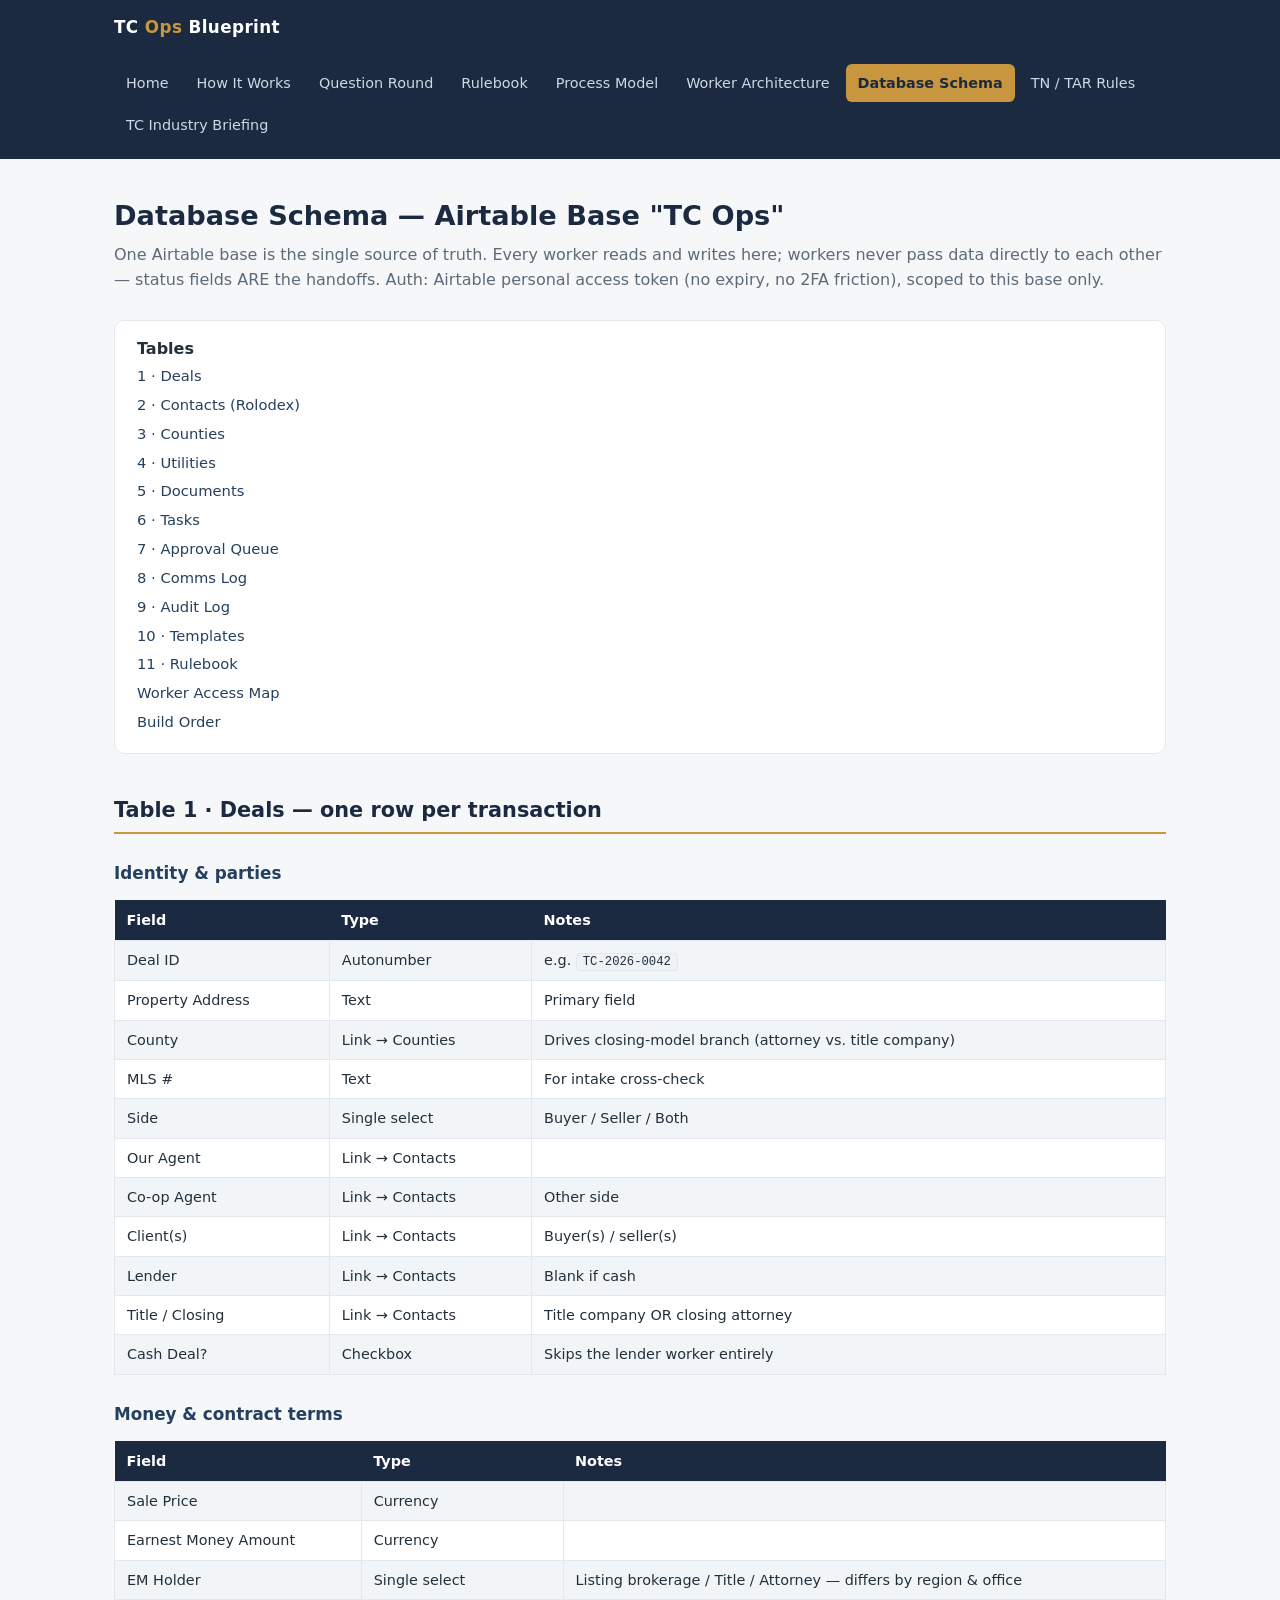
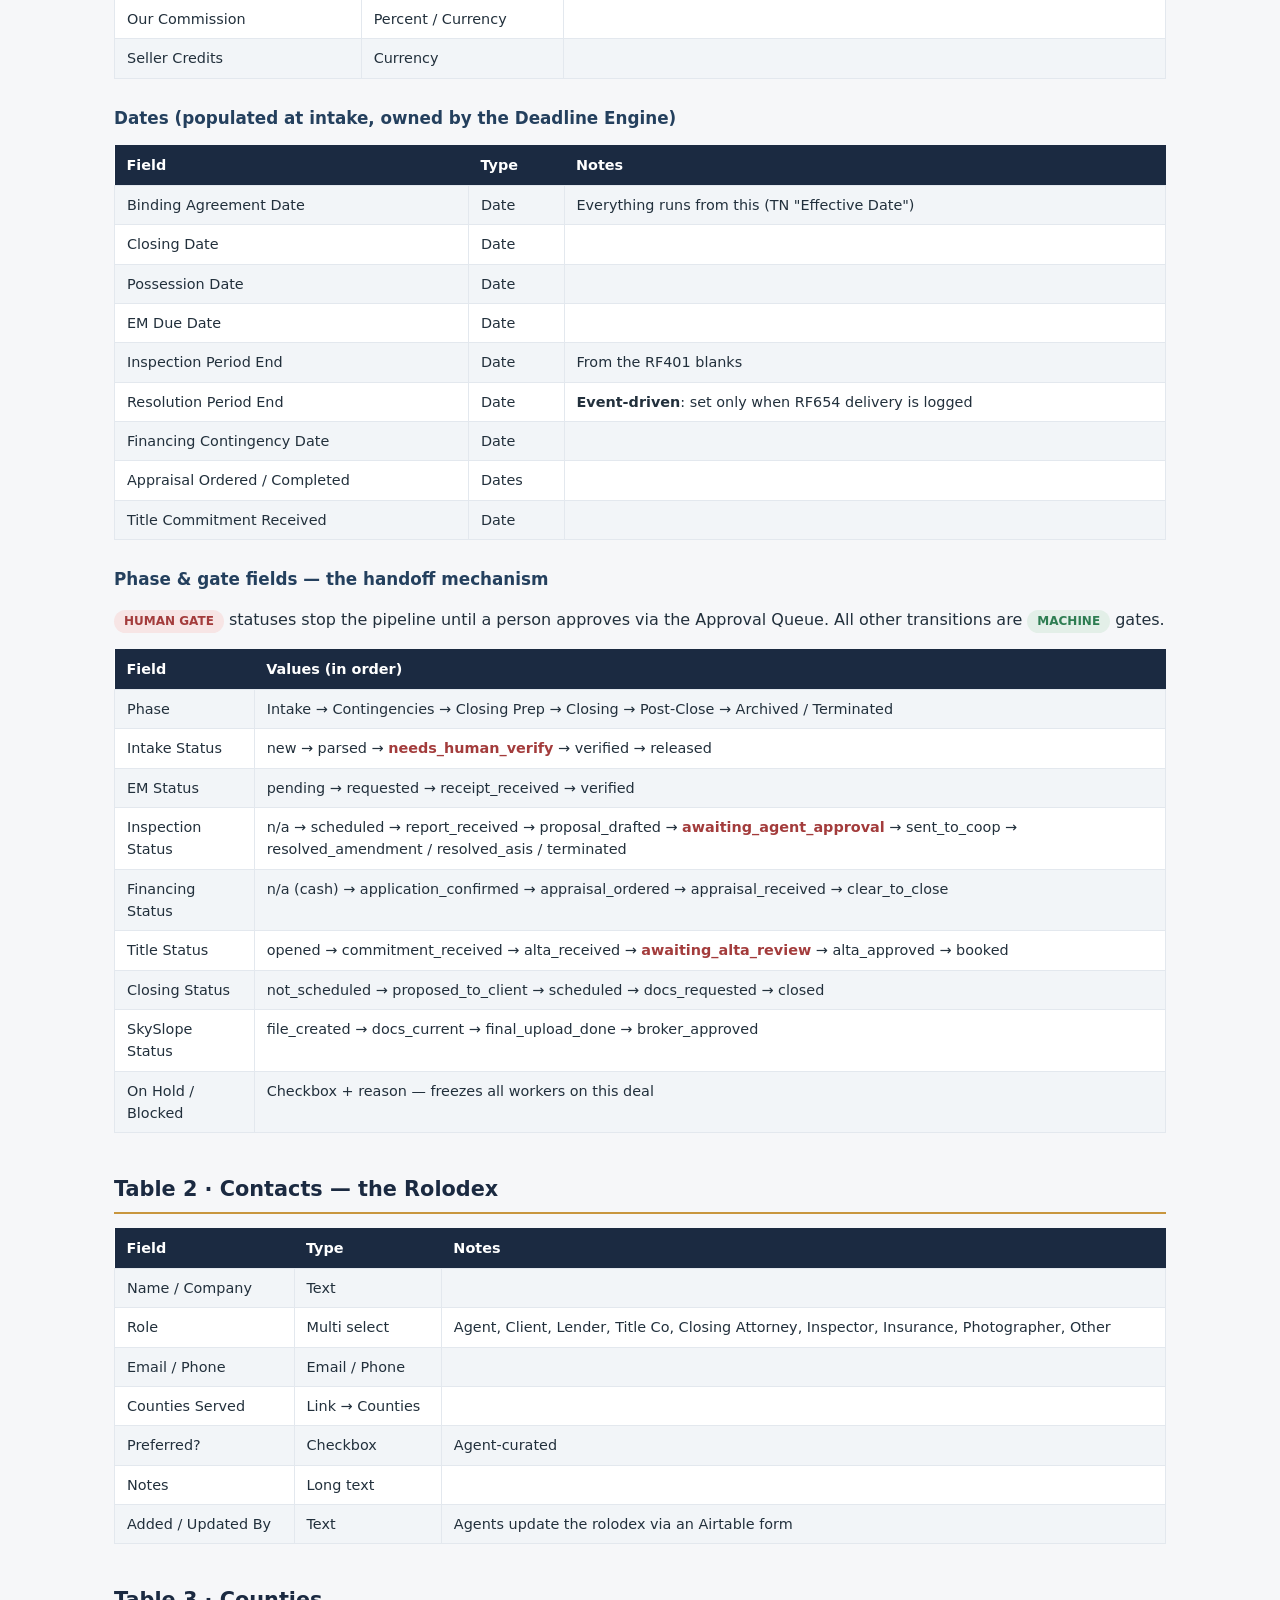
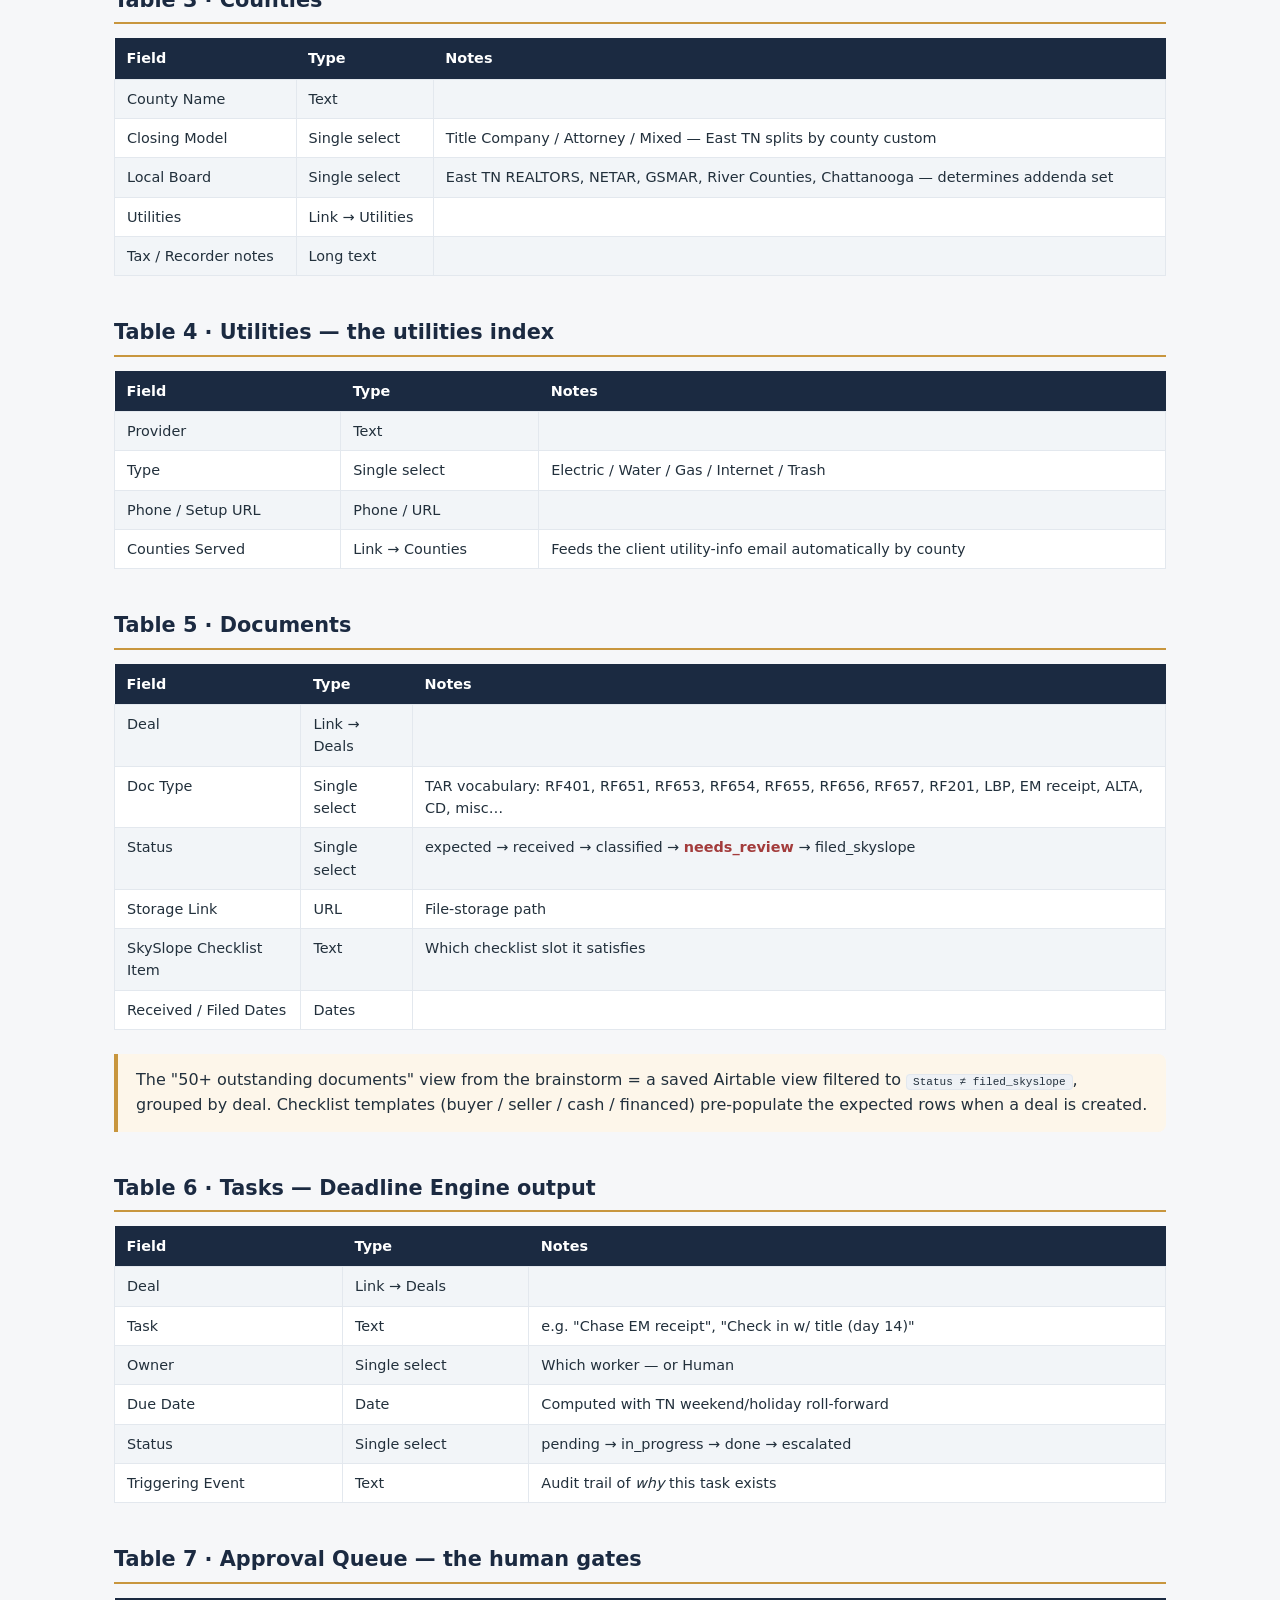
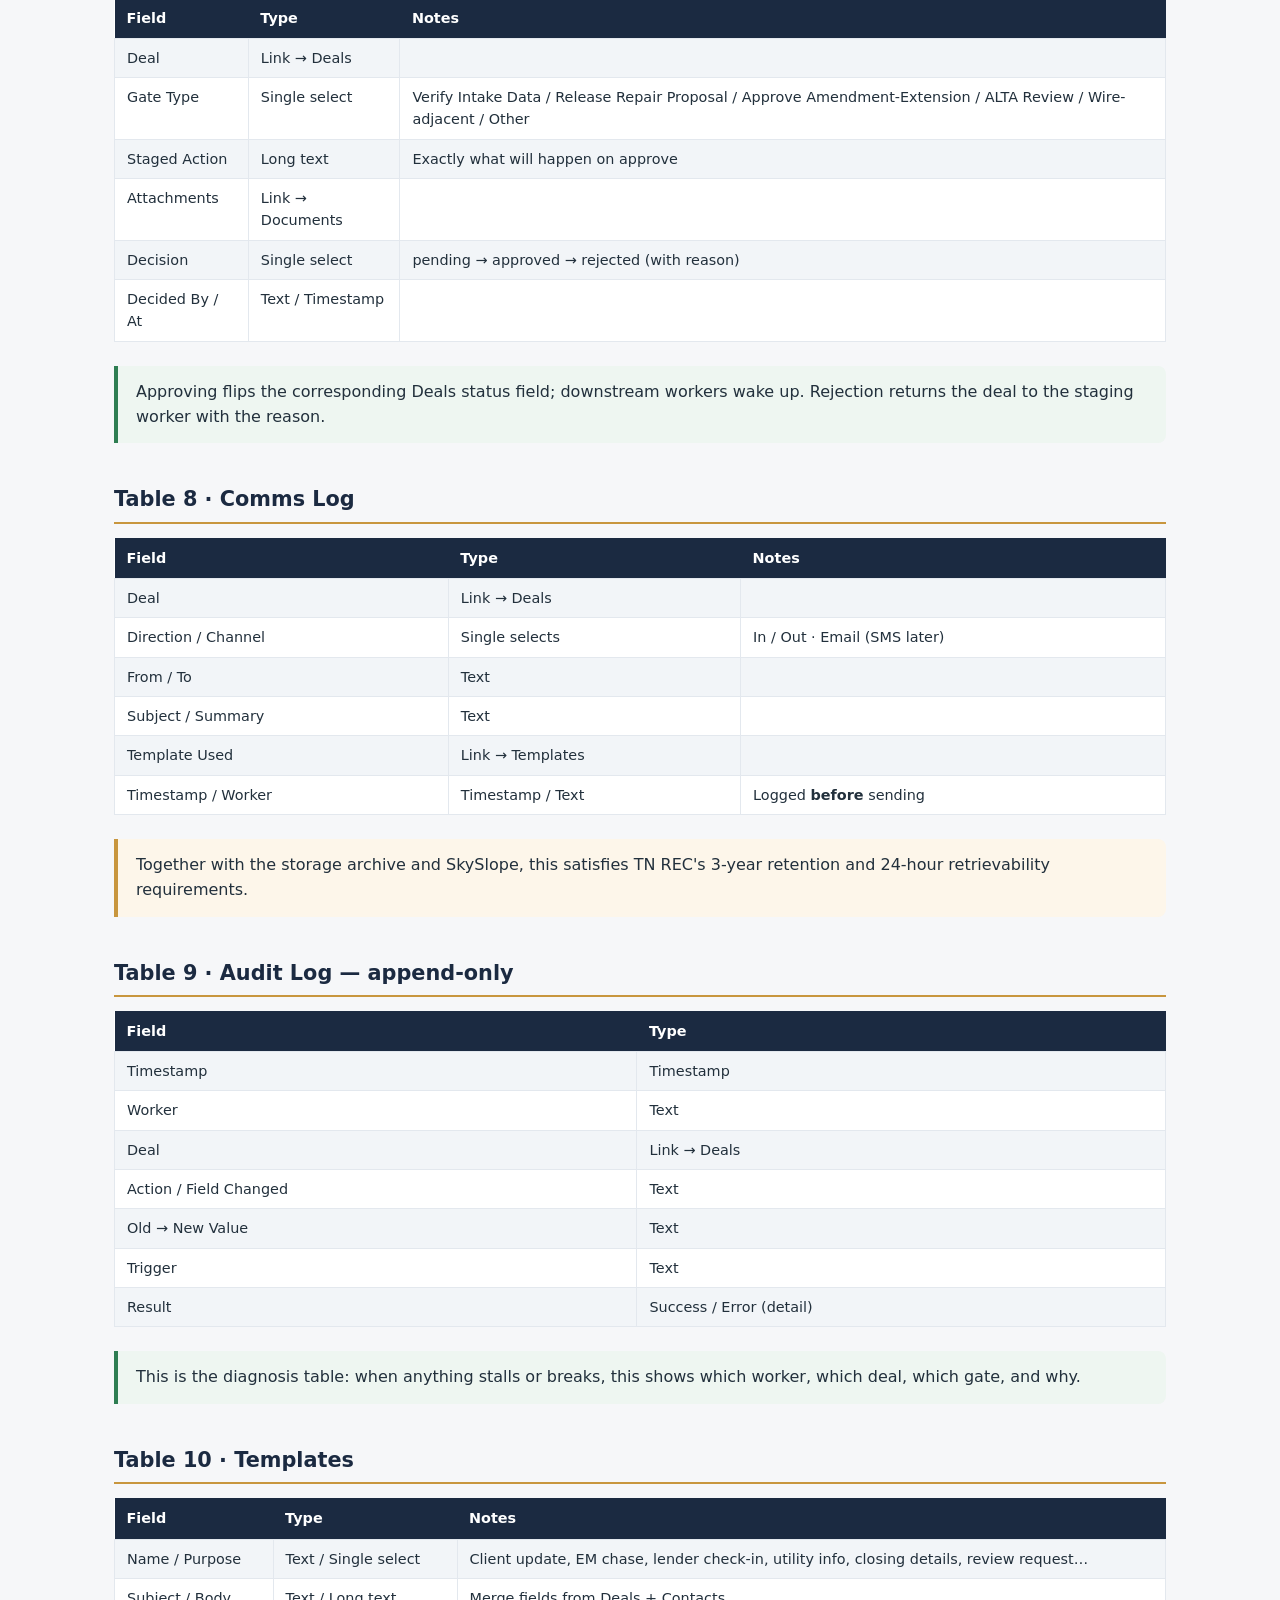
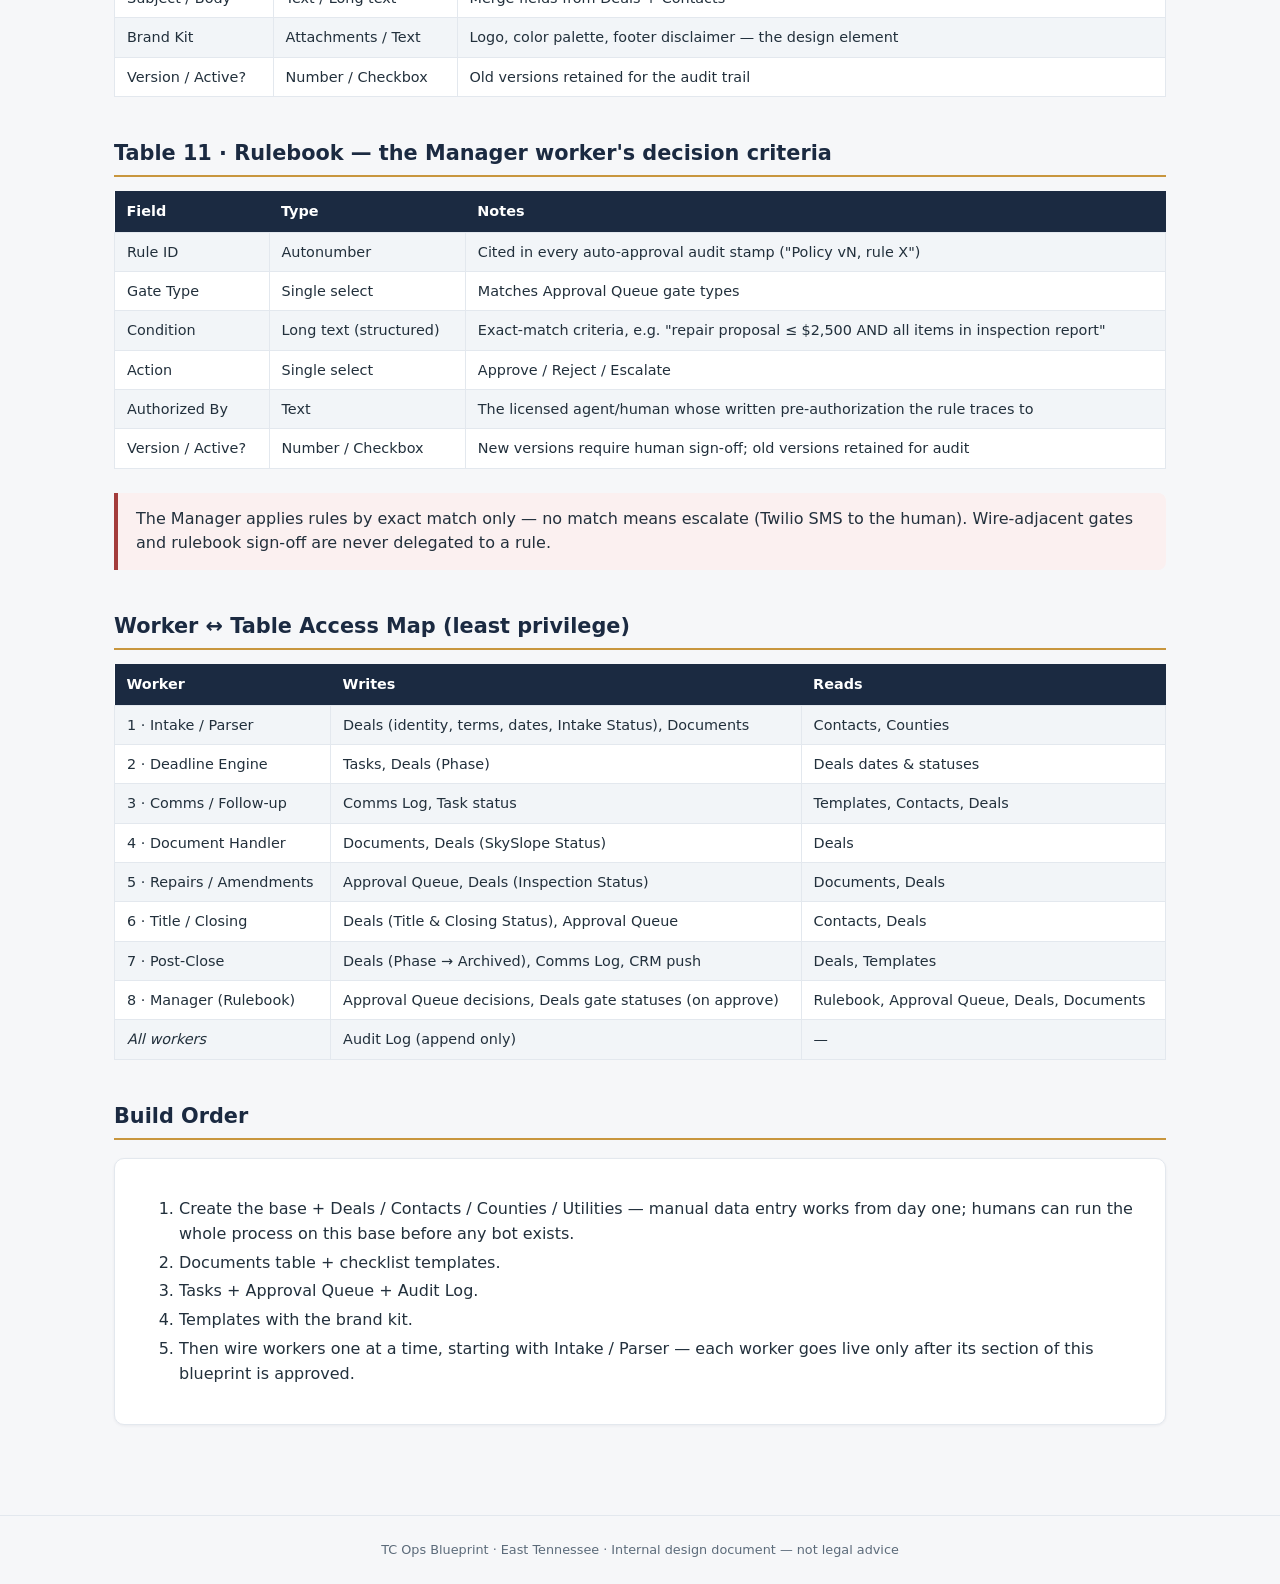
<file: schema.html>
<!DOCTYPE html>
<html lang="en">
<head>
<meta charset="UTF-8">
<meta name="viewport" content="width=device-width, initial-scale=1.0">
<title>Database Schema — TC Ops Blueprint</title>
<link rel="stylesheet" href="assets/style.css">
</head>
<body>
<header class="site">
  <div class="topbar">
    <a class="brand" href="index.html">TC <span>Ops</span> Blueprint</a>
    <nav class="main">
      <a href="index.html">Home</a>
      <a href="how-it-works.html">How It Works</a>
      <a href="questions.html">Question Round</a>
      <a href="rulebook.html">Rulebook</a>
      <a href="process.html">Process Model</a>
      <a href="workers.html">Worker Architecture</a>
      <a href="schema.html" class="active">Database Schema</a>
      <a href="tn-briefing.html">TN / TAR Rules</a>
      <a href="tc-briefing.html">TC Industry Briefing</a>
    </nav>
  </div>
</header>

<main>
  <h1 class="page">Database Schema — Airtable Base "TC Ops"</h1>
  <p class="sub">One Airtable base is the single source of truth. Every worker reads and writes here; workers never pass data directly to each other — status fields ARE the handoffs. Auth: Airtable personal access token (no expiry, no 2FA friction), scoped to this base only.</p>

  <div class="toc">
    <strong>Tables</strong>
    <a href="#deals">1 · Deals</a>
    <a href="#contacts">2 · Contacts (Rolodex)</a>
    <a href="#counties">3 · Counties</a>
    <a href="#utilities">4 · Utilities</a>
    <a href="#documents">5 · Documents</a>
    <a href="#tasks">6 · Tasks</a>
    <a href="#approvals">7 · Approval Queue</a>
    <a href="#comms">8 · Comms Log</a>
    <a href="#audit">9 · Audit Log</a>
    <a href="#templates">10 · Templates</a>
    <a href="#rulebook">11 · Rulebook</a>
    <a href="#access">Worker Access Map</a>
    <a href="#build">Build Order</a>
  </div>

  <h2 id="deals">Table 1 · Deals — one row per transaction</h2>

  <h3>Identity &amp; parties</h3>
  <table>
    <tr><th>Field</th><th>Type</th><th>Notes</th></tr>
    <tr><td>Deal ID</td><td>Autonumber</td><td>e.g. <code>TC-2026-0042</code></td></tr>
    <tr><td>Property Address</td><td>Text</td><td>Primary field</td></tr>
    <tr><td>County</td><td>Link → Counties</td><td>Drives closing-model branch (attorney vs. title company)</td></tr>
    <tr><td>MLS #</td><td>Text</td><td>For intake cross-check</td></tr>
    <tr><td>Side</td><td>Single select</td><td>Buyer / Seller / Both</td></tr>
    <tr><td>Our Agent</td><td>Link → Contacts</td><td></td></tr>
    <tr><td>Co-op Agent</td><td>Link → Contacts</td><td>Other side</td></tr>
    <tr><td>Client(s)</td><td>Link → Contacts</td><td>Buyer(s) / seller(s)</td></tr>
    <tr><td>Lender</td><td>Link → Contacts</td><td>Blank if cash</td></tr>
    <tr><td>Title / Closing</td><td>Link → Contacts</td><td>Title company OR closing attorney</td></tr>
    <tr><td>Cash Deal?</td><td>Checkbox</td><td>Skips the lender worker entirely</td></tr>
  </table>

  <h3>Money &amp; contract terms</h3>
  <table>
    <tr><th>Field</th><th>Type</th><th>Notes</th></tr>
    <tr><td>Sale Price</td><td>Currency</td><td></td></tr>
    <tr><td>Earnest Money Amount</td><td>Currency</td><td></td></tr>
    <tr><td>EM Holder</td><td>Single select</td><td>Listing brokerage / Title / Attorney — differs by region &amp; office</td></tr>
    <tr><td>Our Commission</td><td>Percent / Currency</td><td></td></tr>
    <tr><td>Seller Credits</td><td>Currency</td><td></td></tr>
  </table>

  <h3>Dates (populated at intake, owned by the Deadline Engine)</h3>
  <table>
    <tr><th>Field</th><th>Type</th><th>Notes</th></tr>
    <tr><td>Binding Agreement Date</td><td>Date</td><td>Everything runs from this (TN "Effective Date")</td></tr>
    <tr><td>Closing Date</td><td>Date</td><td></td></tr>
    <tr><td>Possession Date</td><td>Date</td><td></td></tr>
    <tr><td>EM Due Date</td><td>Date</td><td></td></tr>
    <tr><td>Inspection Period End</td><td>Date</td><td>From the RF401 blanks</td></tr>
    <tr><td>Resolution Period End</td><td>Date</td><td><strong>Event-driven</strong>: set only when RF654 delivery is logged</td></tr>
    <tr><td>Financing Contingency Date</td><td>Date</td><td></td></tr>
    <tr><td>Appraisal Ordered / Completed</td><td>Dates</td><td></td></tr>
    <tr><td>Title Commitment Received</td><td>Date</td><td></td></tr>
  </table>

  <h3>Phase &amp; gate fields — the handoff mechanism</h3>
  <p><span class="pill human">HUMAN GATE</span> statuses stop the pipeline until a person approves via the Approval Queue. All other transitions are <span class="pill machine">MACHINE</span> gates.</p>
  <table>
    <tr><th>Field</th><th>Values (in order)</th></tr>
    <tr><td>Phase</td><td>Intake → Contingencies → Closing Prep → Closing → Post-Close → Archived / Terminated</td></tr>
    <tr><td>Intake Status</td><td>new → parsed → <span class="gate">needs_human_verify</span> → verified → released</td></tr>
    <tr><td>EM Status</td><td>pending → requested → receipt_received → verified</td></tr>
    <tr><td>Inspection Status</td><td>n/a → scheduled → report_received → proposal_drafted → <span class="gate">awaiting_agent_approval</span> → sent_to_coop → resolved_amendment / resolved_asis / terminated</td></tr>
    <tr><td>Financing Status</td><td>n/a (cash) → application_confirmed → appraisal_ordered → appraisal_received → clear_to_close</td></tr>
    <tr><td>Title Status</td><td>opened → commitment_received → alta_received → <span class="gate">awaiting_alta_review</span> → alta_approved → booked</td></tr>
    <tr><td>Closing Status</td><td>not_scheduled → proposed_to_client → scheduled → docs_requested → closed</td></tr>
    <tr><td>SkySlope Status</td><td>file_created → docs_current → final_upload_done → broker_approved</td></tr>
    <tr><td>On Hold / Blocked</td><td>Checkbox + reason — freezes all workers on this deal</td></tr>
  </table>

  <h2 id="contacts">Table 2 · Contacts — the Rolodex</h2>
  <table>
    <tr><th>Field</th><th>Type</th><th>Notes</th></tr>
    <tr><td>Name / Company</td><td>Text</td><td></td></tr>
    <tr><td>Role</td><td>Multi select</td><td>Agent, Client, Lender, Title Co, Closing Attorney, Inspector, Insurance, Photographer, Other</td></tr>
    <tr><td>Email / Phone</td><td>Email / Phone</td><td></td></tr>
    <tr><td>Counties Served</td><td>Link → Counties</td><td></td></tr>
    <tr><td>Preferred?</td><td>Checkbox</td><td>Agent-curated</td></tr>
    <tr><td>Notes</td><td>Long text</td><td></td></tr>
    <tr><td>Added / Updated By</td><td>Text</td><td>Agents update the rolodex via an Airtable form</td></tr>
  </table>

  <h2 id="counties">Table 3 · Counties</h2>
  <table>
    <tr><th>Field</th><th>Type</th><th>Notes</th></tr>
    <tr><td>County Name</td><td>Text</td><td></td></tr>
    <tr><td>Closing Model</td><td>Single select</td><td>Title Company / Attorney / Mixed — East TN splits by county custom</td></tr>
    <tr><td>Local Board</td><td>Single select</td><td>East TN REALTORS, NETAR, GSMAR, River Counties, Chattanooga — determines addenda set</td></tr>
    <tr><td>Utilities</td><td>Link → Utilities</td><td></td></tr>
    <tr><td>Tax / Recorder notes</td><td>Long text</td><td></td></tr>
  </table>

  <h2 id="utilities">Table 4 · Utilities — the utilities index</h2>
  <table>
    <tr><th>Field</th><th>Type</th><th>Notes</th></tr>
    <tr><td>Provider</td><td>Text</td><td></td></tr>
    <tr><td>Type</td><td>Single select</td><td>Electric / Water / Gas / Internet / Trash</td></tr>
    <tr><td>Phone / Setup URL</td><td>Phone / URL</td><td></td></tr>
    <tr><td>Counties Served</td><td>Link → Counties</td><td>Feeds the client utility-info email automatically by county</td></tr>
  </table>

  <h2 id="documents">Table 5 · Documents</h2>
  <table>
    <tr><th>Field</th><th>Type</th><th>Notes</th></tr>
    <tr><td>Deal</td><td>Link → Deals</td><td></td></tr>
    <tr><td>Doc Type</td><td>Single select</td><td>TAR vocabulary: RF401, RF651, RF653, RF654, RF655, RF656, RF657, RF201, LBP, EM receipt, ALTA, CD, misc…</td></tr>
    <tr><td>Status</td><td>Single select</td><td>expected → received → classified → <span class="gate">needs_review</span> → filed_skyslope</td></tr>
    <tr><td>Storage Link</td><td>URL</td><td>File-storage path</td></tr>
    <tr><td>SkySlope Checklist Item</td><td>Text</td><td>Which checklist slot it satisfies</td></tr>
    <tr><td>Received / Filed Dates</td><td>Dates</td><td></td></tr>
  </table>
  <div class="callout">The "50+ outstanding documents" view from the brainstorm = a saved Airtable view filtered to <code>Status ≠ filed_skyslope</code>, grouped by deal. Checklist templates (buyer / seller / cash / financed) pre-populate the expected rows when a deal is created.</div>

  <h2 id="tasks">Table 6 · Tasks — Deadline Engine output</h2>
  <table>
    <tr><th>Field</th><th>Type</th><th>Notes</th></tr>
    <tr><td>Deal</td><td>Link → Deals</td><td></td></tr>
    <tr><td>Task</td><td>Text</td><td>e.g. "Chase EM receipt", "Check in w/ title (day 14)"</td></tr>
    <tr><td>Owner</td><td>Single select</td><td>Which worker — or Human</td></tr>
    <tr><td>Due Date</td><td>Date</td><td>Computed with TN weekend/holiday roll-forward</td></tr>
    <tr><td>Status</td><td>Single select</td><td>pending → in_progress → done → escalated</td></tr>
    <tr><td>Triggering Event</td><td>Text</td><td>Audit trail of <em>why</em> this task exists</td></tr>
  </table>

  <h2 id="approvals">Table 7 · Approval Queue — the human gates</h2>
  <table>
    <tr><th>Field</th><th>Type</th><th>Notes</th></tr>
    <tr><td>Deal</td><td>Link → Deals</td><td></td></tr>
    <tr><td>Gate Type</td><td>Single select</td><td>Verify Intake Data / Release Repair Proposal / Approve Amendment-Extension / ALTA Review / Wire-adjacent / Other</td></tr>
    <tr><td>Staged Action</td><td>Long text</td><td>Exactly what will happen on approve</td></tr>
    <tr><td>Attachments</td><td>Link → Documents</td><td></td></tr>
    <tr><td>Decision</td><td>Single select</td><td>pending → approved → rejected (with reason)</td></tr>
    <tr><td>Decided By / At</td><td>Text / Timestamp</td><td></td></tr>
  </table>
  <div class="callout ok">Approving flips the corresponding Deals status field; downstream workers wake up. Rejection returns the deal to the staging worker with the reason.</div>

  <h2 id="comms">Table 8 · Comms Log</h2>
  <table>
    <tr><th>Field</th><th>Type</th><th>Notes</th></tr>
    <tr><td>Deal</td><td>Link → Deals</td><td></td></tr>
    <tr><td>Direction / Channel</td><td>Single selects</td><td>In / Out · Email (SMS later)</td></tr>
    <tr><td>From / To</td><td>Text</td><td></td></tr>
    <tr><td>Subject / Summary</td><td>Text</td><td></td></tr>
    <tr><td>Template Used</td><td>Link → Templates</td><td></td></tr>
    <tr><td>Timestamp / Worker</td><td>Timestamp / Text</td><td>Logged <strong>before</strong> sending</td></tr>
  </table>
  <div class="callout">Together with the storage archive and SkySlope, this satisfies TN REC's 3-year retention and 24-hour retrievability requirements.</div>

  <h2 id="audit">Table 9 · Audit Log — append-only</h2>
  <table>
    <tr><th>Field</th><th>Type</th></tr>
    <tr><td>Timestamp</td><td>Timestamp</td></tr>
    <tr><td>Worker</td><td>Text</td></tr>
    <tr><td>Deal</td><td>Link → Deals</td></tr>
    <tr><td>Action / Field Changed</td><td>Text</td></tr>
    <tr><td>Old → New Value</td><td>Text</td></tr>
    <tr><td>Trigger</td><td>Text</td></tr>
    <tr><td>Result</td><td>Success / Error (detail)</td></tr>
  </table>
  <div class="callout ok">This is the diagnosis table: when anything stalls or breaks, this shows which worker, which deal, which gate, and why.</div>

  <h2 id="templates">Table 10 · Templates</h2>
  <table>
    <tr><th>Field</th><th>Type</th><th>Notes</th></tr>
    <tr><td>Name / Purpose</td><td>Text / Single select</td><td>Client update, EM chase, lender check-in, utility info, closing details, review request…</td></tr>
    <tr><td>Subject / Body</td><td>Text / Long text</td><td>Merge fields from Deals + Contacts</td></tr>
    <tr><td>Brand Kit</td><td>Attachments / Text</td><td>Logo, color palette, footer disclaimer — the design element</td></tr>
    <tr><td>Version / Active?</td><td>Number / Checkbox</td><td>Old versions retained for the audit trail</td></tr>
  </table>

  <h2 id="rulebook">Table 11 · Rulebook — the Manager worker's decision criteria</h2>
  <table>
    <tr><th>Field</th><th>Type</th><th>Notes</th></tr>
    <tr><td>Rule ID</td><td>Autonumber</td><td>Cited in every auto-approval audit stamp ("Policy vN, rule X")</td></tr>
    <tr><td>Gate Type</td><td>Single select</td><td>Matches Approval Queue gate types</td></tr>
    <tr><td>Condition</td><td>Long text (structured)</td><td>Exact-match criteria, e.g. "repair proposal ≤ $2,500 AND all items in inspection report"</td></tr>
    <tr><td>Action</td><td>Single select</td><td>Approve / Reject / Escalate</td></tr>
    <tr><td>Authorized By</td><td>Text</td><td>The licensed agent/human whose written pre-authorization the rule traces to</td></tr>
    <tr><td>Version / Active?</td><td>Number / Checkbox</td><td>New versions require human sign-off; old versions retained for audit</td></tr>
  </table>
  <div class="callout risk">The Manager applies rules by exact match only — no match means escalate (Twilio SMS to the human). Wire-adjacent gates and rulebook sign-off are never delegated to a rule.</div>

  <h2 id="access">Worker ↔ Table Access Map (least privilege)</h2>
  <table>
    <tr><th>Worker</th><th>Writes</th><th>Reads</th></tr>
    <tr><td>1 · Intake / Parser</td><td>Deals (identity, terms, dates, Intake Status), Documents</td><td>Contacts, Counties</td></tr>
    <tr><td>2 · Deadline Engine</td><td>Tasks, Deals (Phase)</td><td>Deals dates &amp; statuses</td></tr>
    <tr><td>3 · Comms / Follow-up</td><td>Comms Log, Task status</td><td>Templates, Contacts, Deals</td></tr>
    <tr><td>4 · Document Handler</td><td>Documents, Deals (SkySlope Status)</td><td>Deals</td></tr>
    <tr><td>5 · Repairs / Amendments</td><td>Approval Queue, Deals (Inspection Status)</td><td>Documents, Deals</td></tr>
    <tr><td>6 · Title / Closing</td><td>Deals (Title &amp; Closing Status), Approval Queue</td><td>Contacts, Deals</td></tr>
    <tr><td>7 · Post-Close</td><td>Deals (Phase → Archived), Comms Log, CRM push</td><td>Deals, Templates</td></tr>
    <tr><td>8 · Manager (Rulebook)</td><td>Approval Queue decisions, Deals gate statuses (on approve)</td><td>Rulebook, Approval Queue, Deals, Documents</td></tr>
    <tr><td><em>All workers</em></td><td>Audit Log (append only)</td><td>—</td></tr>
  </table>

  <h2 id="build">Build Order</h2>
  <div class="card">
    <ol>
      <li>Create the base + Deals / Contacts / Counties / Utilities — manual data entry works from day one; humans can run the whole process on this base before any bot exists.</li>
      <li>Documents table + checklist templates.</li>
      <li>Tasks + Approval Queue + Audit Log.</li>
      <li>Templates with the brand kit.</li>
      <li>Then wire workers one at a time, starting with Intake / Parser — each worker goes live only after its section of this blueprint is approved.</li>
    </ol>
  </div>
</main>
<footer>TC Ops Blueprint · East Tennessee · Internal design document — not legal advice</footer>
</body>
</html>
</file>
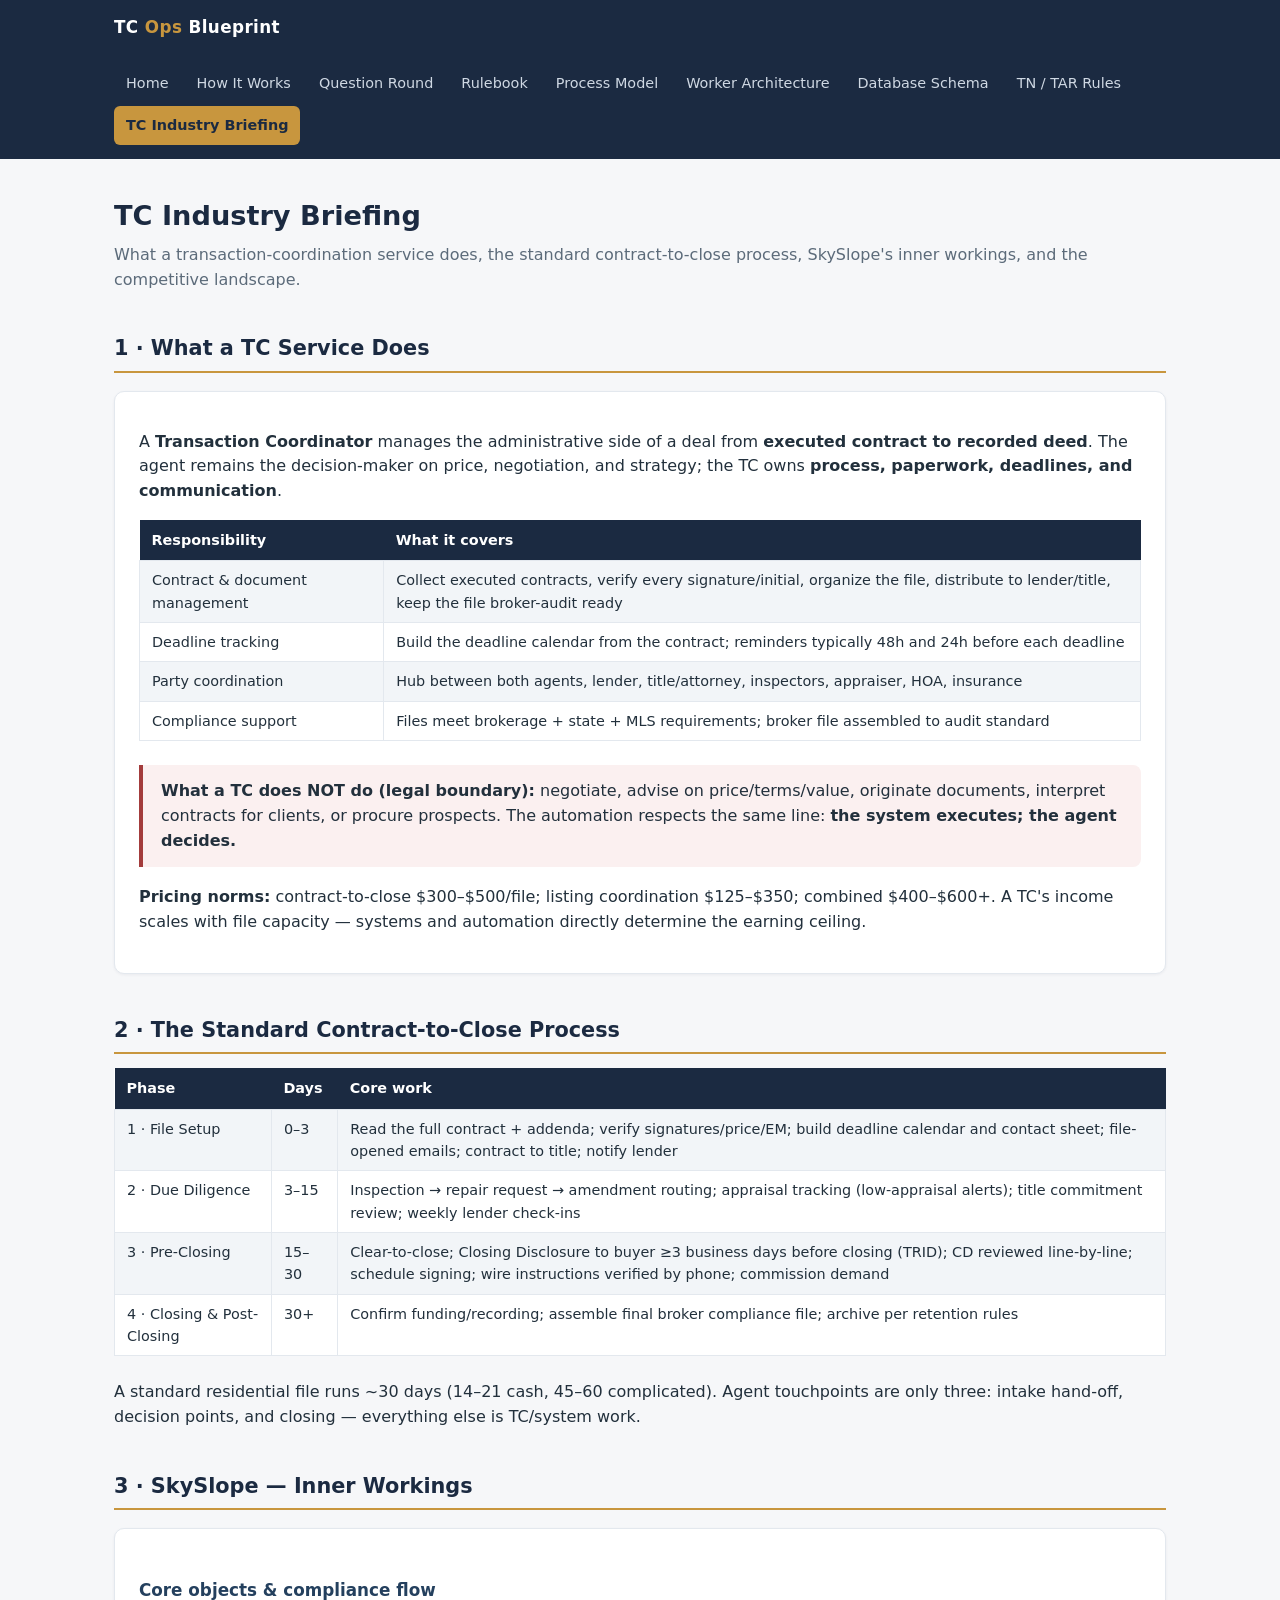
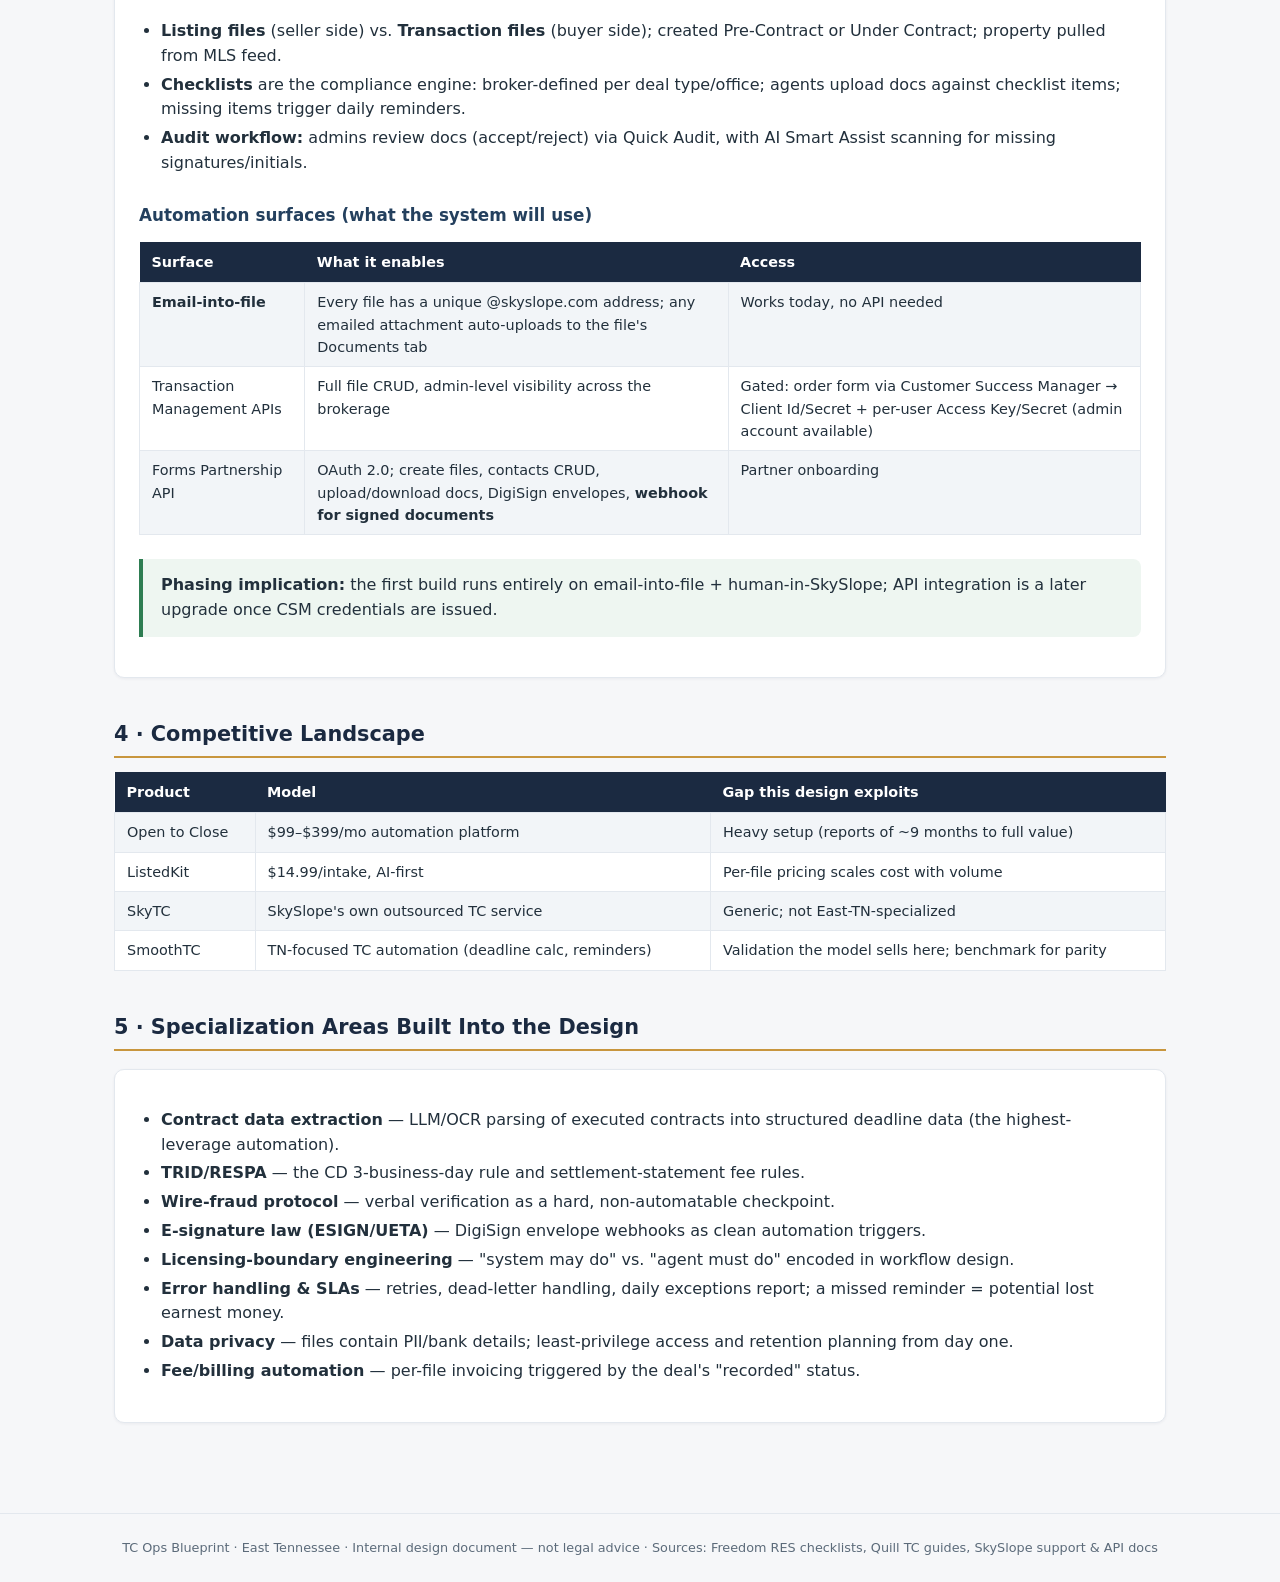
<file: tc-briefing.html>
<!DOCTYPE html>
<html lang="en">
<head>
<meta charset="UTF-8">
<meta name="viewport" content="width=device-width, initial-scale=1.0">
<title>TC Industry Briefing — TC Ops Blueprint</title>
<link rel="stylesheet" href="assets/style.css">
</head>
<body>
<header class="site">
  <div class="topbar">
    <a class="brand" href="index.html">TC <span>Ops</span> Blueprint</a>
    <nav class="main">
      <a href="index.html">Home</a>
      <a href="how-it-works.html">How It Works</a>
      <a href="questions.html">Question Round</a>
      <a href="rulebook.html">Rulebook</a>
      <a href="process.html">Process Model</a>
      <a href="workers.html">Worker Architecture</a>
      <a href="schema.html">Database Schema</a>
      <a href="tn-briefing.html">TN / TAR Rules</a>
      <a href="tc-briefing.html" class="active">TC Industry Briefing</a>
    </nav>
  </div>
</header>

<main>
  <h1 class="page">TC Industry Briefing</h1>
  <p class="sub">What a transaction-coordination service does, the standard contract-to-close process, SkySlope's inner workings, and the competitive landscape.</p>

  <h2>1 · What a TC Service Does</h2>
  <div class="card">
    <p>A <strong>Transaction Coordinator</strong> manages the administrative side of a deal from <strong>executed contract to recorded deed</strong>. The agent remains the decision-maker on price, negotiation, and strategy; the TC owns <strong>process, paperwork, deadlines, and communication</strong>.</p>
    <table>
      <tr><th>Responsibility</th><th>What it covers</th></tr>
      <tr><td>Contract &amp; document management</td><td>Collect executed contracts, verify every signature/initial, organize the file, distribute to lender/title, keep the file broker-audit ready</td></tr>
      <tr><td>Deadline tracking</td><td>Build the deadline calendar from the contract; reminders typically 48h and 24h before each deadline</td></tr>
      <tr><td>Party coordination</td><td>Hub between both agents, lender, title/attorney, inspectors, appraiser, HOA, insurance</td></tr>
      <tr><td>Compliance support</td><td>Files meet brokerage + state + MLS requirements; broker file assembled to audit standard</td></tr>
    </table>
    <div class="callout risk"><strong>What a TC does NOT do (legal boundary):</strong> negotiate, advise on price/terms/value, originate documents, interpret contracts for clients, or procure prospects. The automation respects the same line: <strong>the system executes; the agent decides.</strong></div>
    <p><strong>Pricing norms:</strong> contract-to-close $300–$500/file; listing coordination $125–$350; combined $400–$600+. A TC's income scales with file capacity — systems and automation directly determine the earning ceiling.</p>
  </div>

  <h2>2 · The Standard Contract-to-Close Process</h2>
  <table>
    <tr><th>Phase</th><th>Days</th><th>Core work</th></tr>
    <tr><td>1 · File Setup</td><td>0–3</td><td>Read the full contract + addenda; verify signatures/price/EM; build deadline calendar and contact sheet; file-opened emails; contract to title; notify lender</td></tr>
    <tr><td>2 · Due Diligence</td><td>3–15</td><td>Inspection → repair request → amendment routing; appraisal tracking (low-appraisal alerts); title commitment review; weekly lender check-ins</td></tr>
    <tr><td>3 · Pre-Closing</td><td>15–30</td><td>Clear-to-close; Closing Disclosure to buyer ≥3 business days before closing (TRID); CD reviewed line-by-line; schedule signing; wire instructions verified by phone; commission demand</td></tr>
    <tr><td>4 · Closing &amp; Post-Closing</td><td>30+</td><td>Confirm funding/recording; assemble final broker compliance file; archive per retention rules</td></tr>
  </table>
  <p>A standard residential file runs ~30 days (14–21 cash, 45–60 complicated). Agent touchpoints are only three: intake hand-off, decision points, and closing — everything else is TC/system work.</p>

  <h2>3 · SkySlope — Inner Workings</h2>
  <div class="card">
    <h3>Core objects &amp; compliance flow</h3>
    <ul>
      <li><strong>Listing files</strong> (seller side) vs. <strong>Transaction files</strong> (buyer side); created Pre-Contract or Under Contract; property pulled from MLS feed.</li>
      <li><strong>Checklists</strong> are the compliance engine: broker-defined per deal type/office; agents upload docs against checklist items; missing items trigger daily reminders.</li>
      <li><strong>Audit workflow:</strong> admins review docs (accept/reject) via Quick Audit, with AI Smart Assist scanning for missing signatures/initials.</li>
    </ul>
    <h3>Automation surfaces (what the system will use)</h3>
    <table>
      <tr><th>Surface</th><th>What it enables</th><th>Access</th></tr>
      <tr><td><strong>Email-into-file</strong></td><td>Every file has a unique @skyslope.com address; any emailed attachment auto-uploads to the file's Documents tab</td><td>Works today, no API needed</td></tr>
      <tr><td>Transaction Management APIs</td><td>Full file CRUD, admin-level visibility across the brokerage</td><td>Gated: order form via Customer Success Manager → Client Id/Secret + per-user Access Key/Secret (admin account available)</td></tr>
      <tr><td>Forms Partnership API</td><td>OAuth 2.0; create files, contacts CRUD, upload/download docs, DigiSign envelopes, <strong>webhook for signed documents</strong></td><td>Partner onboarding</td></tr>
    </table>
    <div class="callout ok"><strong>Phasing implication:</strong> the first build runs entirely on email-into-file + human-in-SkySlope; API integration is a later upgrade once CSM credentials are issued.</div>
  </div>

  <h2>4 · Competitive Landscape</h2>
  <table>
    <tr><th>Product</th><th>Model</th><th>Gap this design exploits</th></tr>
    <tr><td>Open to Close</td><td>$99–$399/mo automation platform</td><td>Heavy setup (reports of ~9 months to full value)</td></tr>
    <tr><td>ListedKit</td><td>$14.99/intake, AI-first</td><td>Per-file pricing scales cost with volume</td></tr>
    <tr><td>SkyTC</td><td>SkySlope's own outsourced TC service</td><td>Generic; not East-TN-specialized</td></tr>
    <tr><td>SmoothTC</td><td>TN-focused TC automation (deadline calc, reminders)</td><td>Validation the model sells here; benchmark for parity</td></tr>
  </table>

  <h2>5 · Specialization Areas Built Into the Design</h2>
  <div class="card">
    <ul>
      <li><strong>Contract data extraction</strong> — LLM/OCR parsing of executed contracts into structured deadline data (the highest-leverage automation).</li>
      <li><strong>TRID/RESPA</strong> — the CD 3-business-day rule and settlement-statement fee rules.</li>
      <li><strong>Wire-fraud protocol</strong> — verbal verification as a hard, non-automatable checkpoint.</li>
      <li><strong>E-signature law (ESIGN/UETA)</strong> — DigiSign envelope webhooks as clean automation triggers.</li>
      <li><strong>Licensing-boundary engineering</strong> — "system may do" vs. "agent must do" encoded in workflow design.</li>
      <li><strong>Error handling &amp; SLAs</strong> — retries, dead-letter handling, daily exceptions report; a missed reminder = potential lost earnest money.</li>
      <li><strong>Data privacy</strong> — files contain PII/bank details; least-privilege access and retention planning from day one.</li>
      <li><strong>Fee/billing automation</strong> — per-file invoicing triggered by the deal's "recorded" status.</li>
    </ul>
  </div>
</main>
<footer>TC Ops Blueprint · East Tennessee · Internal design document — not legal advice · Sources: Freedom RES checklists, Quill TC guides, SkySlope support &amp; API docs</footer>
</body>
</html>
</file>
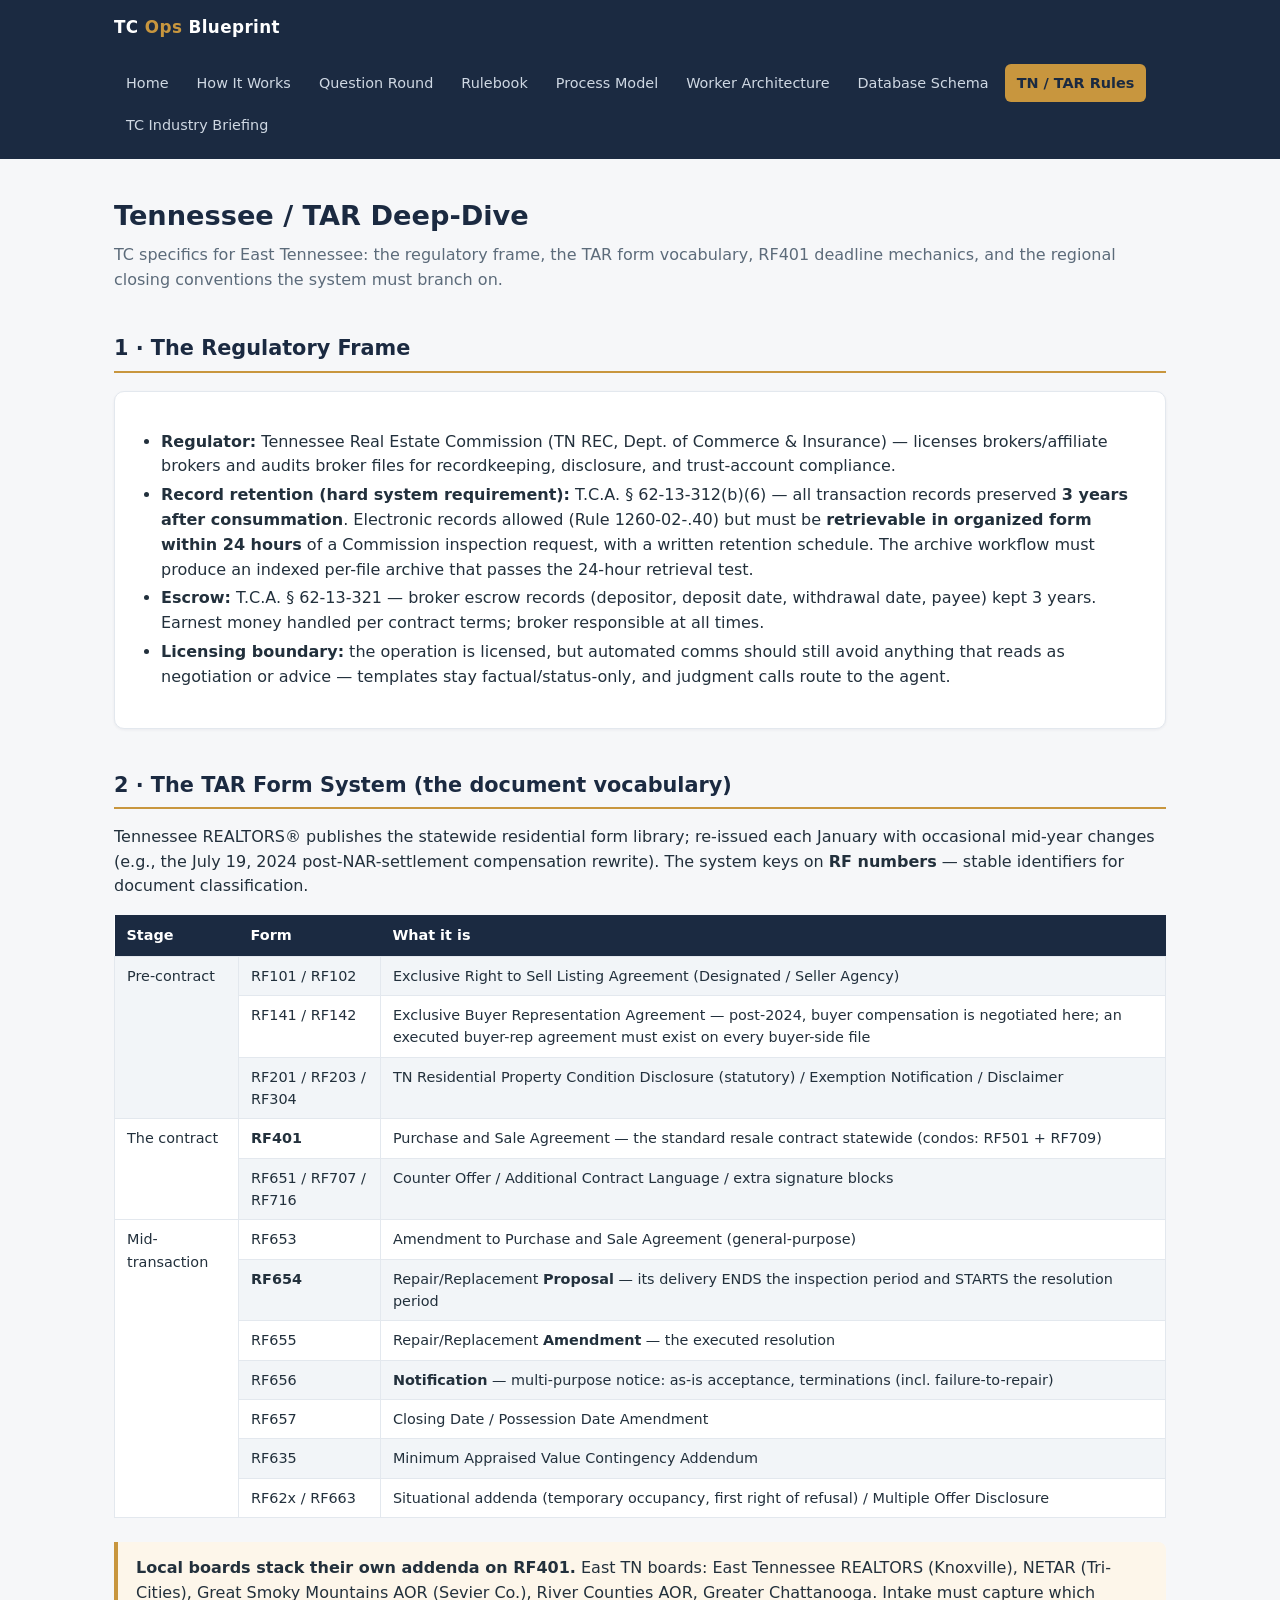
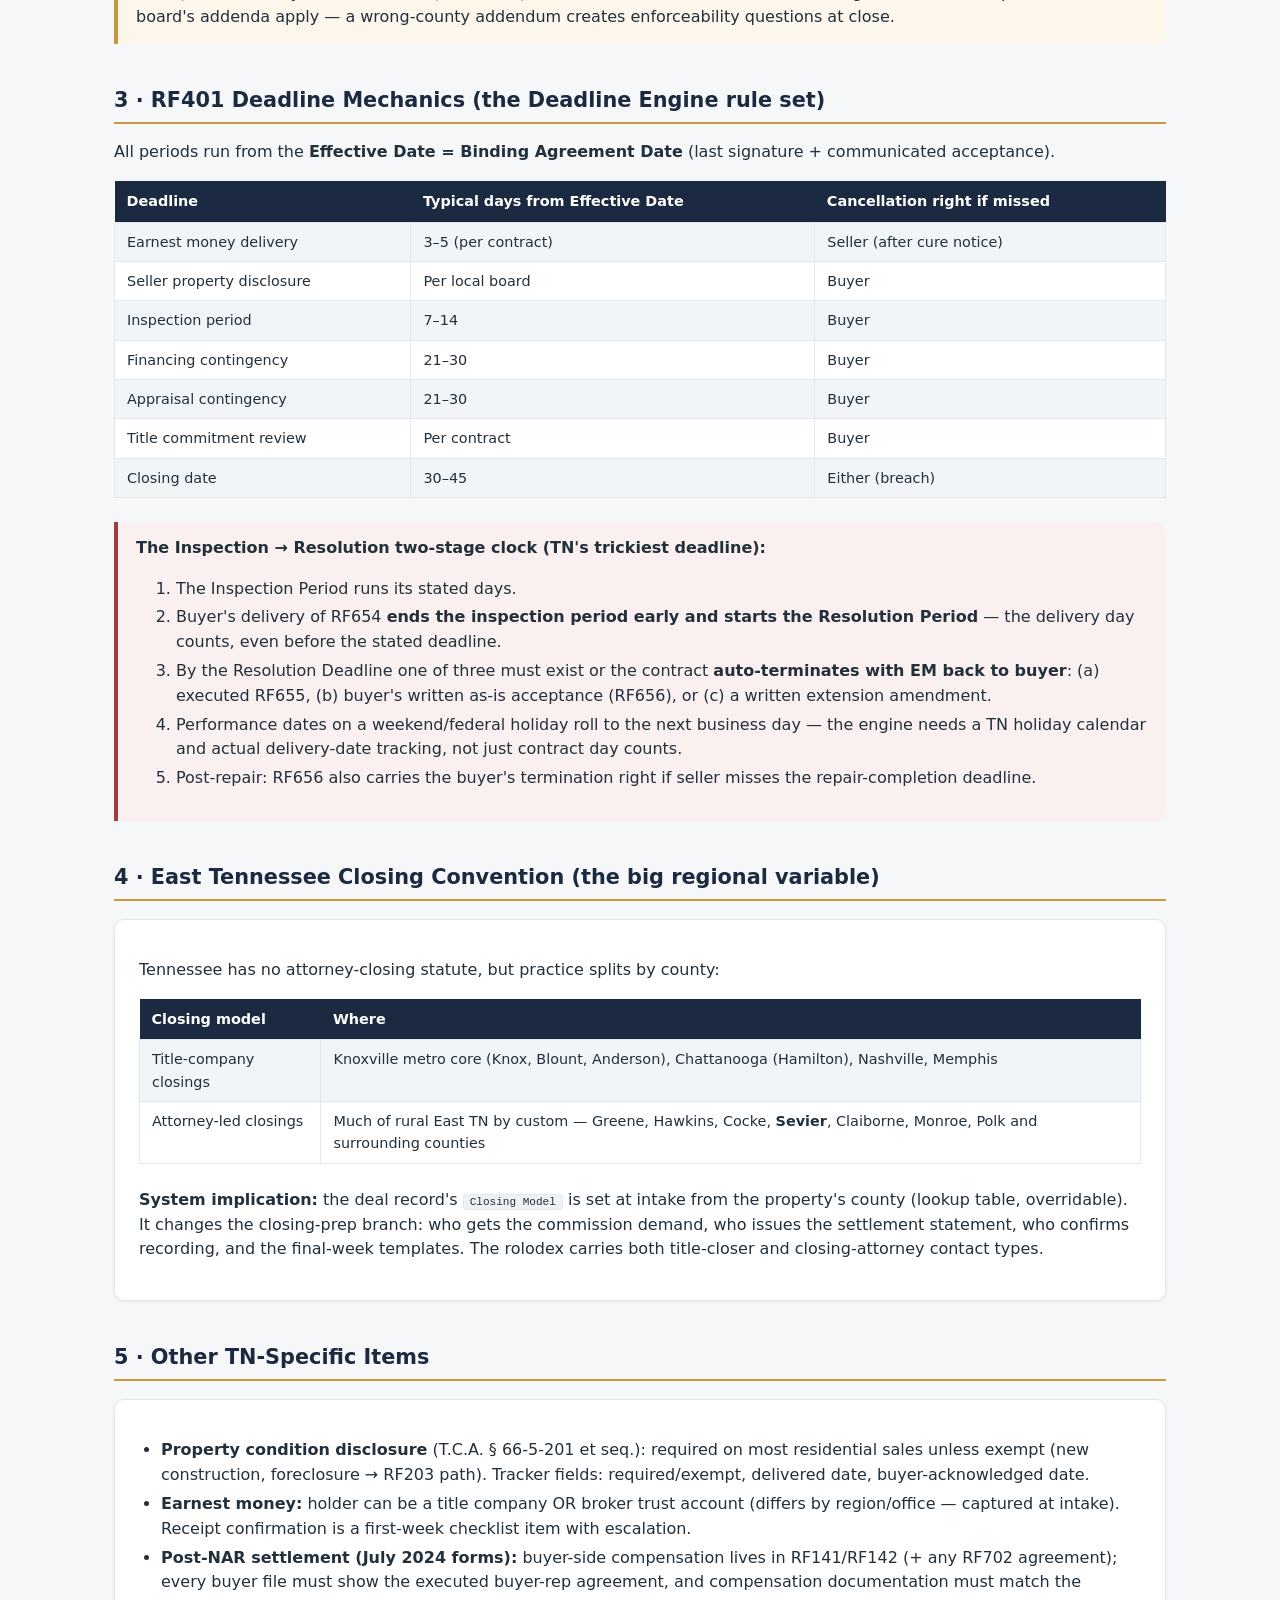
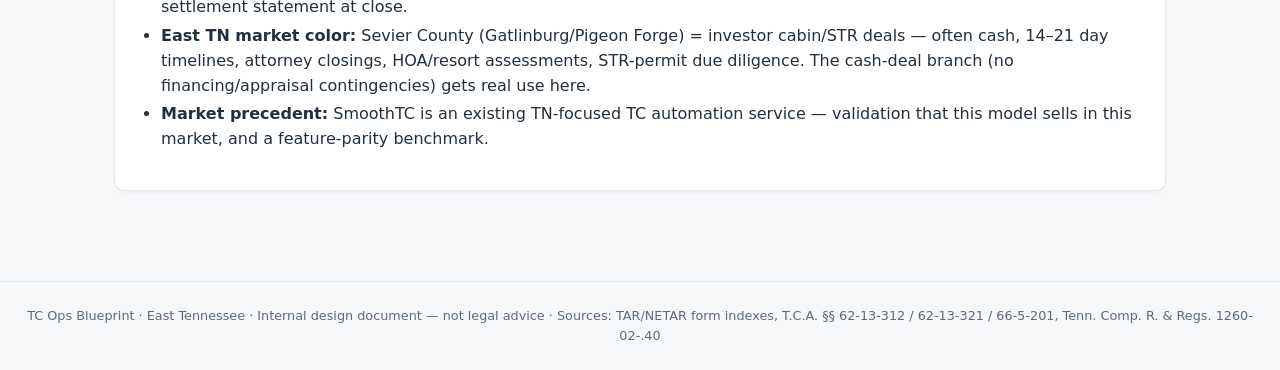
<file: tn-briefing.html>
<!DOCTYPE html>
<html lang="en">
<head>
<meta charset="UTF-8">
<meta name="viewport" content="width=device-width, initial-scale=1.0">
<title>Tennessee / TAR Rules — TC Ops Blueprint</title>
<link rel="stylesheet" href="assets/style.css">
</head>
<body>
<header class="site">
  <div class="topbar">
    <a class="brand" href="index.html">TC <span>Ops</span> Blueprint</a>
    <nav class="main">
      <a href="index.html">Home</a>
      <a href="how-it-works.html">How It Works</a>
      <a href="questions.html">Question Round</a>
      <a href="rulebook.html">Rulebook</a>
      <a href="process.html">Process Model</a>
      <a href="workers.html">Worker Architecture</a>
      <a href="schema.html">Database Schema</a>
      <a href="tn-briefing.html" class="active">TN / TAR Rules</a>
      <a href="tc-briefing.html">TC Industry Briefing</a>
    </nav>
  </div>
</header>

<main>
  <h1 class="page">Tennessee / TAR Deep-Dive</h1>
  <p class="sub">TC specifics for East Tennessee: the regulatory frame, the TAR form vocabulary, RF401 deadline mechanics, and the regional closing conventions the system must branch on.</p>

  <h2>1 · The Regulatory Frame</h2>
  <div class="card">
    <ul>
      <li><strong>Regulator:</strong> Tennessee Real Estate Commission (TN REC, Dept. of Commerce &amp; Insurance) — licenses brokers/affiliate brokers and audits broker files for recordkeeping, disclosure, and trust-account compliance.</li>
      <li><strong>Record retention (hard system requirement):</strong> T.C.A. § 62-13-312(b)(6) — all transaction records preserved <strong>3 years after consummation</strong>. Electronic records allowed (Rule 1260-02-.40) but must be <strong>retrievable in organized form within 24 hours</strong> of a Commission inspection request, with a written retention schedule. The archive workflow must produce an indexed per-file archive that passes the 24-hour retrieval test.</li>
      <li><strong>Escrow:</strong> T.C.A. § 62-13-321 — broker escrow records (depositor, deposit date, withdrawal date, payee) kept 3 years. Earnest money handled per contract terms; broker responsible at all times.</li>
      <li><strong>Licensing boundary:</strong> the operation is licensed, but automated comms should still avoid anything that reads as negotiation or advice — templates stay factual/status-only, and judgment calls route to the agent.</li>
    </ul>
  </div>

  <h2>2 · The TAR Form System (the document vocabulary)</h2>
  <p>Tennessee REALTORS® publishes the statewide residential form library; re-issued each January with occasional mid-year changes (e.g., the July 19, 2024 post-NAR-settlement compensation rewrite). The system keys on <strong>RF numbers</strong> — stable identifiers for document classification.</p>
  <table>
    <tr><th>Stage</th><th>Form</th><th>What it is</th></tr>
    <tr><td rowspan="3">Pre-contract</td><td>RF101 / RF102</td><td>Exclusive Right to Sell Listing Agreement (Designated / Seller Agency)</td></tr>
    <tr><td>RF141 / RF142</td><td>Exclusive Buyer Representation Agreement — post-2024, buyer compensation is negotiated here; an executed buyer-rep agreement must exist on every buyer-side file</td></tr>
    <tr><td>RF201 / RF203 / RF304</td><td>TN Residential Property Condition Disclosure (statutory) / Exemption Notification / Disclaimer</td></tr>
    <tr><td rowspan="2">The contract</td><td><strong>RF401</strong></td><td>Purchase and Sale Agreement — the standard resale contract statewide (condos: RF501 + RF709)</td></tr>
    <tr><td>RF651 / RF707 / RF716</td><td>Counter Offer / Additional Contract Language / extra signature blocks</td></tr>
    <tr><td rowspan="7">Mid-transaction</td><td>RF653</td><td>Amendment to Purchase and Sale Agreement (general-purpose)</td></tr>
    <tr><td><strong>RF654</strong></td><td>Repair/Replacement <strong>Proposal</strong> — its delivery ENDS the inspection period and STARTS the resolution period</td></tr>
    <tr><td>RF655</td><td>Repair/Replacement <strong>Amendment</strong> — the executed resolution</td></tr>
    <tr><td>RF656</td><td><strong>Notification</strong> — multi-purpose notice: as-is acceptance, terminations (incl. failure-to-repair)</td></tr>
    <tr><td>RF657</td><td>Closing Date / Possession Date Amendment</td></tr>
    <tr><td>RF635</td><td>Minimum Appraised Value Contingency Addendum</td></tr>
    <tr><td>RF62x / RF663</td><td>Situational addenda (temporary occupancy, first right of refusal) / Multiple Offer Disclosure</td></tr>
  </table>
  <div class="callout">
    <strong>Local boards stack their own addenda on RF401.</strong> East TN boards: East Tennessee REALTORS (Knoxville), NETAR (Tri-Cities), Great Smoky Mountains AOR (Sevier Co.), River Counties AOR, Greater Chattanooga. Intake must capture which board's addenda apply — a wrong-county addendum creates enforceability questions at close.
  </div>

  <h2>3 · RF401 Deadline Mechanics (the Deadline Engine rule set)</h2>
  <p>All periods run from the <strong>Effective Date = Binding Agreement Date</strong> (last signature + communicated acceptance).</p>
  <table>
    <tr><th>Deadline</th><th>Typical days from Effective Date</th><th>Cancellation right if missed</th></tr>
    <tr><td>Earnest money delivery</td><td>3–5 (per contract)</td><td>Seller (after cure notice)</td></tr>
    <tr><td>Seller property disclosure</td><td>Per local board</td><td>Buyer</td></tr>
    <tr><td>Inspection period</td><td>7–14</td><td>Buyer</td></tr>
    <tr><td>Financing contingency</td><td>21–30</td><td>Buyer</td></tr>
    <tr><td>Appraisal contingency</td><td>21–30</td><td>Buyer</td></tr>
    <tr><td>Title commitment review</td><td>Per contract</td><td>Buyer</td></tr>
    <tr><td>Closing date</td><td>30–45</td><td>Either (breach)</td></tr>
  </table>
  <div class="callout risk">
    <strong>The Inspection → Resolution two-stage clock (TN's trickiest deadline):</strong>
    <ol>
      <li>The Inspection Period runs its stated days.</li>
      <li>Buyer's delivery of RF654 <strong>ends the inspection period early and starts the Resolution Period</strong> — the delivery day counts, even before the stated deadline.</li>
      <li>By the Resolution Deadline one of three must exist or the contract <strong>auto-terminates with EM back to buyer</strong>: (a) executed RF655, (b) buyer's written as-is acceptance (RF656), or (c) a written extension amendment.</li>
      <li>Performance dates on a weekend/federal holiday roll to the next business day — the engine needs a TN holiday calendar and actual delivery-date tracking, not just contract day counts.</li>
      <li>Post-repair: RF656 also carries the buyer's termination right if seller misses the repair-completion deadline.</li>
    </ol>
  </div>

  <h2>4 · East Tennessee Closing Convention (the big regional variable)</h2>
  <div class="card">
    <p>Tennessee has no attorney-closing statute, but practice splits by county:</p>
    <table>
      <tr><th>Closing model</th><th>Where</th></tr>
      <tr><td>Title-company closings</td><td>Knoxville metro core (Knox, Blount, Anderson), Chattanooga (Hamilton), Nashville, Memphis</td></tr>
      <tr><td>Attorney-led closings</td><td>Much of rural East TN by custom — Greene, Hawkins, Cocke, <strong>Sevier</strong>, Claiborne, Monroe, Polk and surrounding counties</td></tr>
    </table>
    <p><strong>System implication:</strong> the deal record's <code>Closing Model</code> is set at intake from the property's county (lookup table, overridable). It changes the closing-prep branch: who gets the commission demand, who issues the settlement statement, who confirms recording, and the final-week templates. The rolodex carries both title-closer and closing-attorney contact types.</p>
  </div>

  <h2>5 · Other TN-Specific Items</h2>
  <div class="card">
    <ul>
      <li><strong>Property condition disclosure</strong> (T.C.A. § 66-5-201 et seq.): required on most residential sales unless exempt (new construction, foreclosure → RF203 path). Tracker fields: required/exempt, delivered date, buyer-acknowledged date.</li>
      <li><strong>Earnest money:</strong> holder can be a title company OR broker trust account (differs by region/office — captured at intake). Receipt confirmation is a first-week checklist item with escalation.</li>
      <li><strong>Post-NAR settlement (July 2024 forms):</strong> buyer-side compensation lives in RF141/RF142 (+ any RF702 agreement); every buyer file must show the executed buyer-rep agreement, and compensation documentation must match the settlement statement at close.</li>
      <li><strong>East TN market color:</strong> Sevier County (Gatlinburg/Pigeon Forge) = investor cabin/STR deals — often cash, 14–21 day timelines, attorney closings, HOA/resort assessments, STR-permit due diligence. The cash-deal branch (no financing/appraisal contingencies) gets real use here.</li>
      <li><strong>Market precedent:</strong> SmoothTC is an existing TN-focused TC automation service — validation that this model sells in this market, and a feature-parity benchmark.</li>
    </ul>
  </div>
</main>
<footer>TC Ops Blueprint · East Tennessee · Internal design document — not legal advice · Sources: TAR/NETAR form indexes, T.C.A. §§ 62-13-312 / 62-13-321 / 66-5-201, Tenn. Comp. R. &amp; Regs. 1260-02-.40</footer>
</body>
</html>
</file>
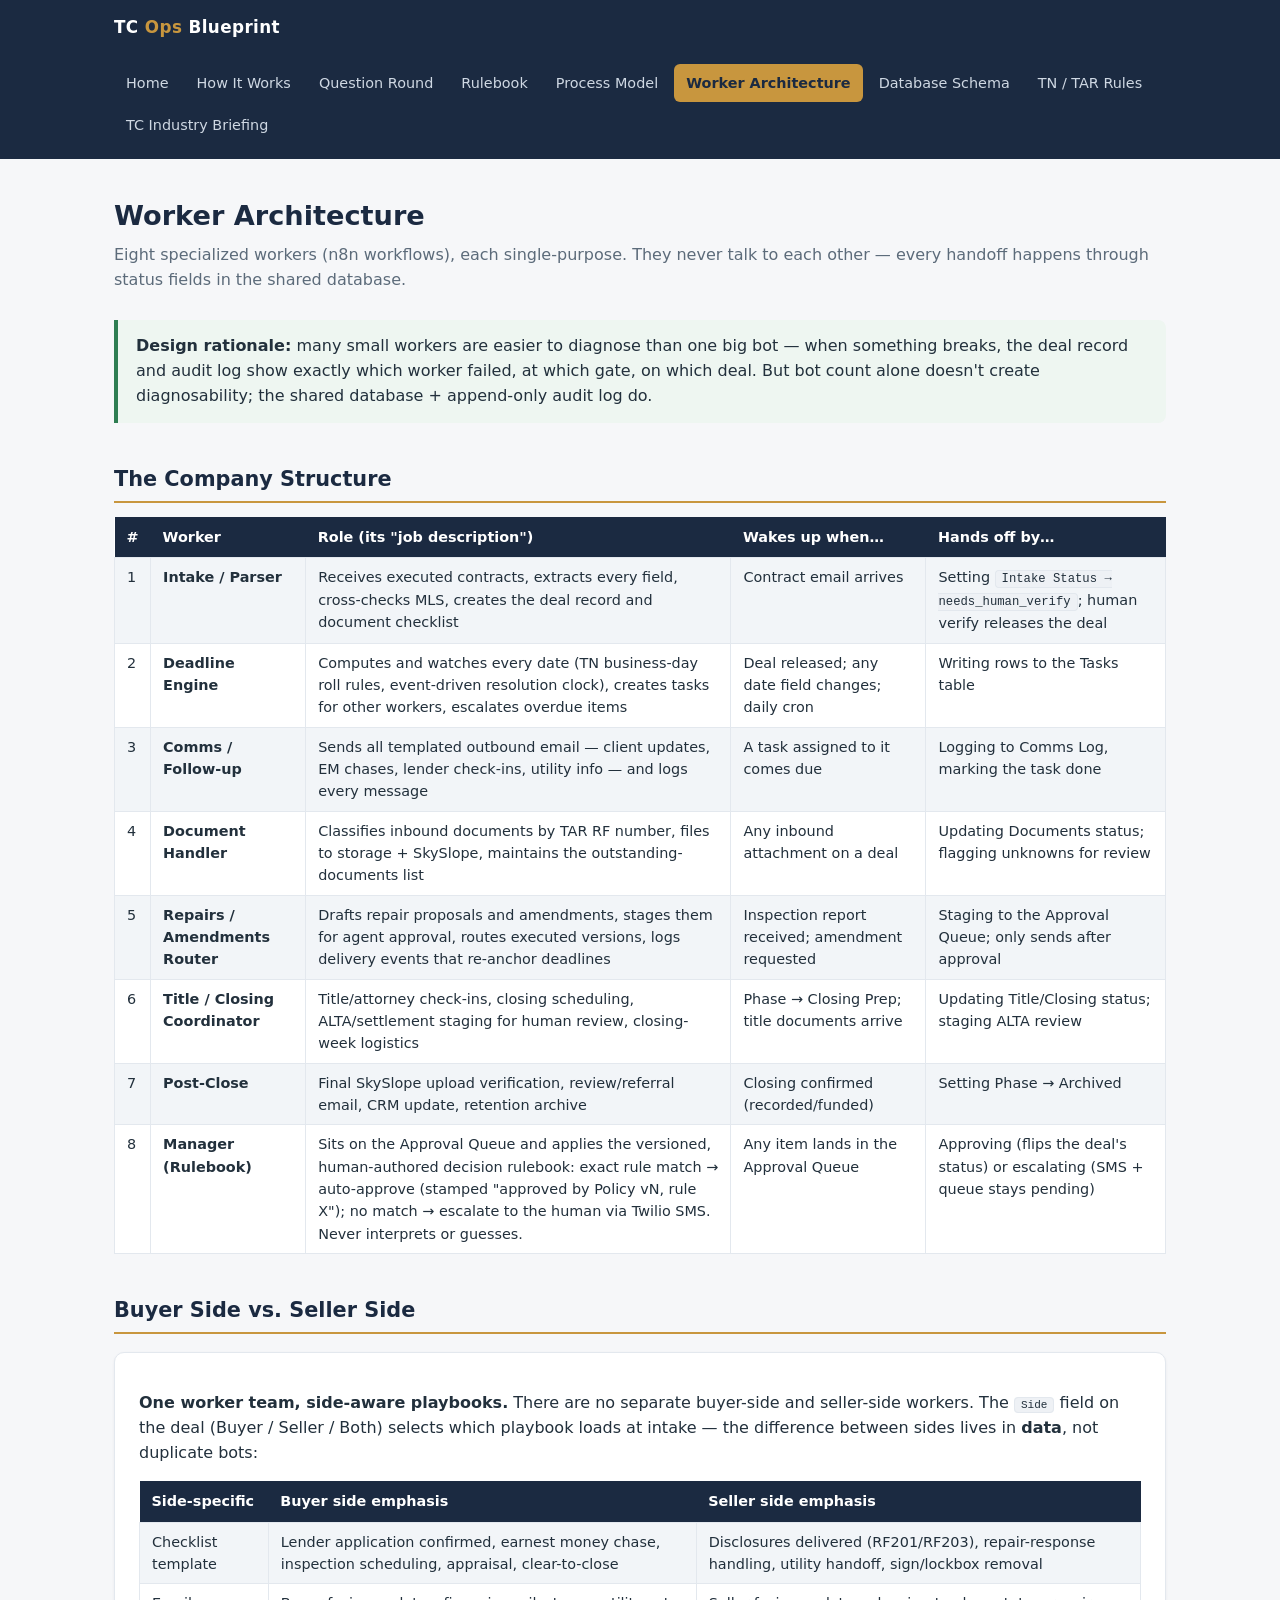
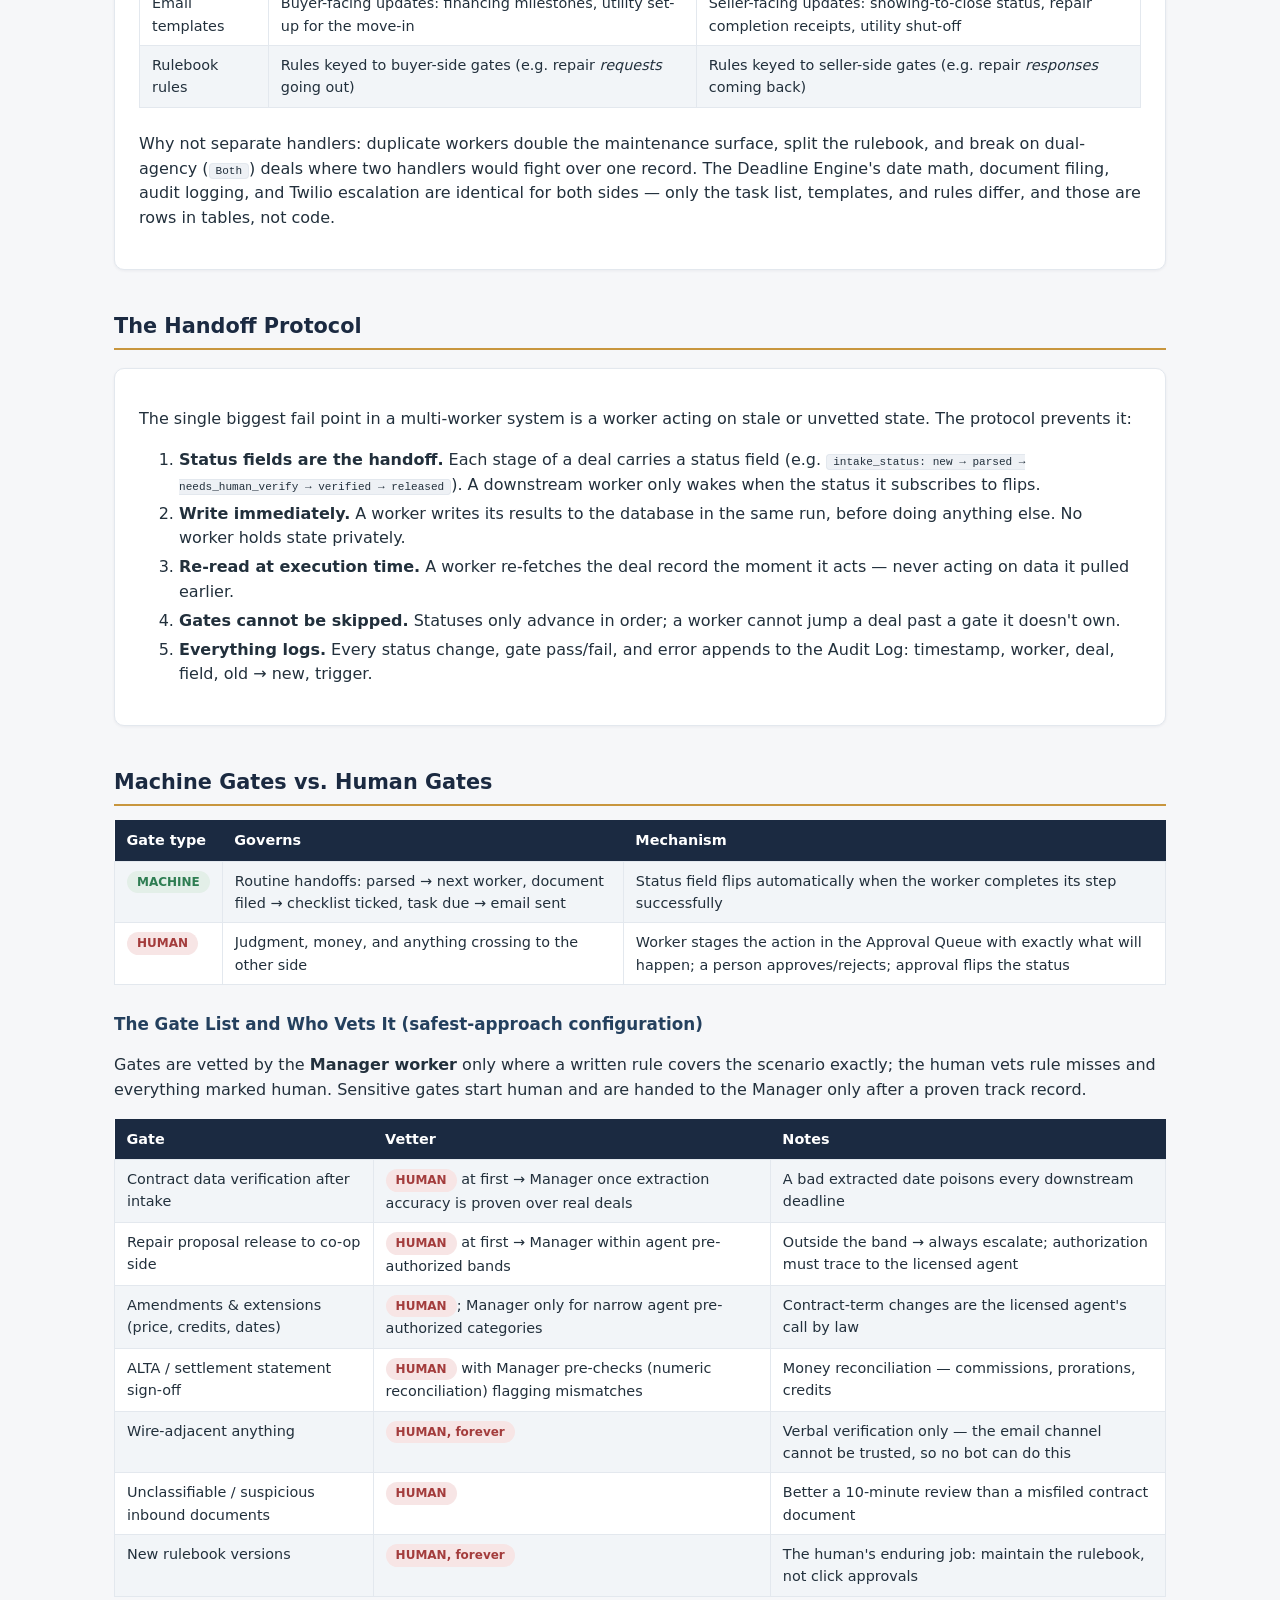
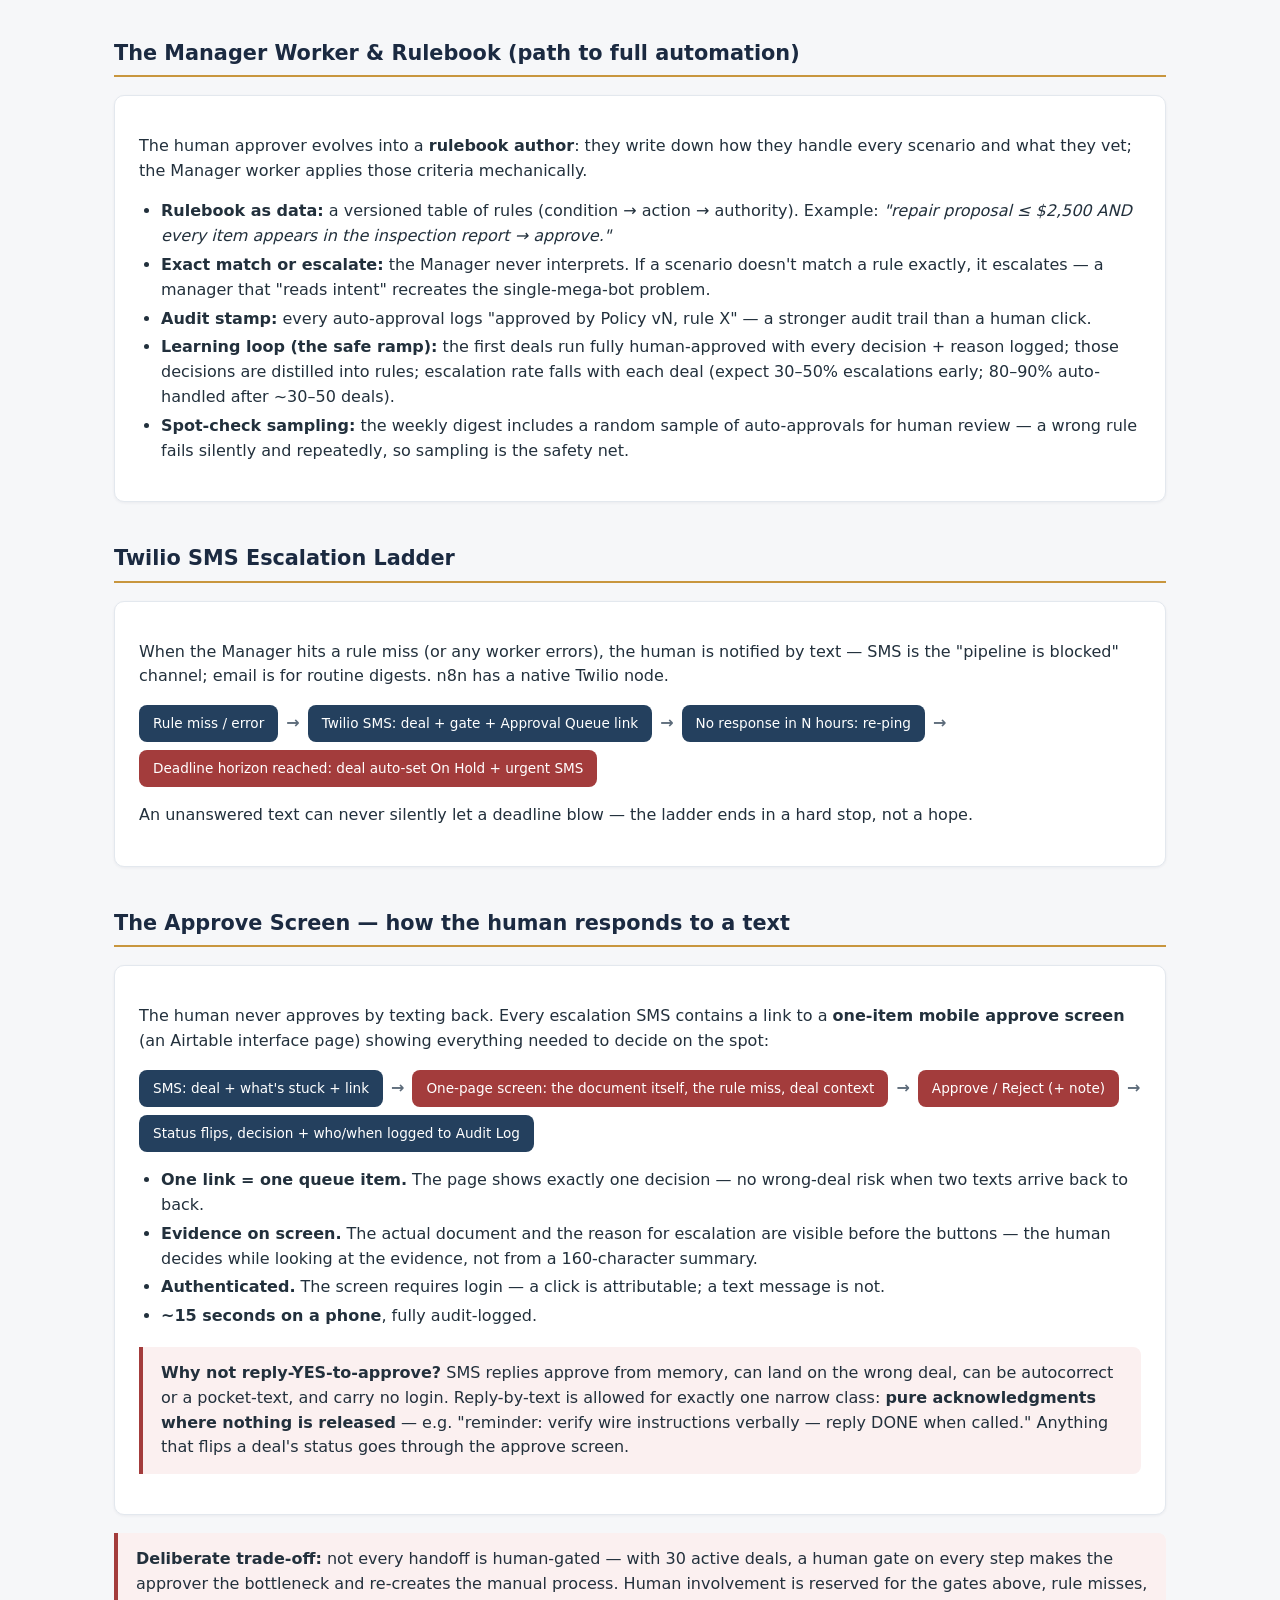
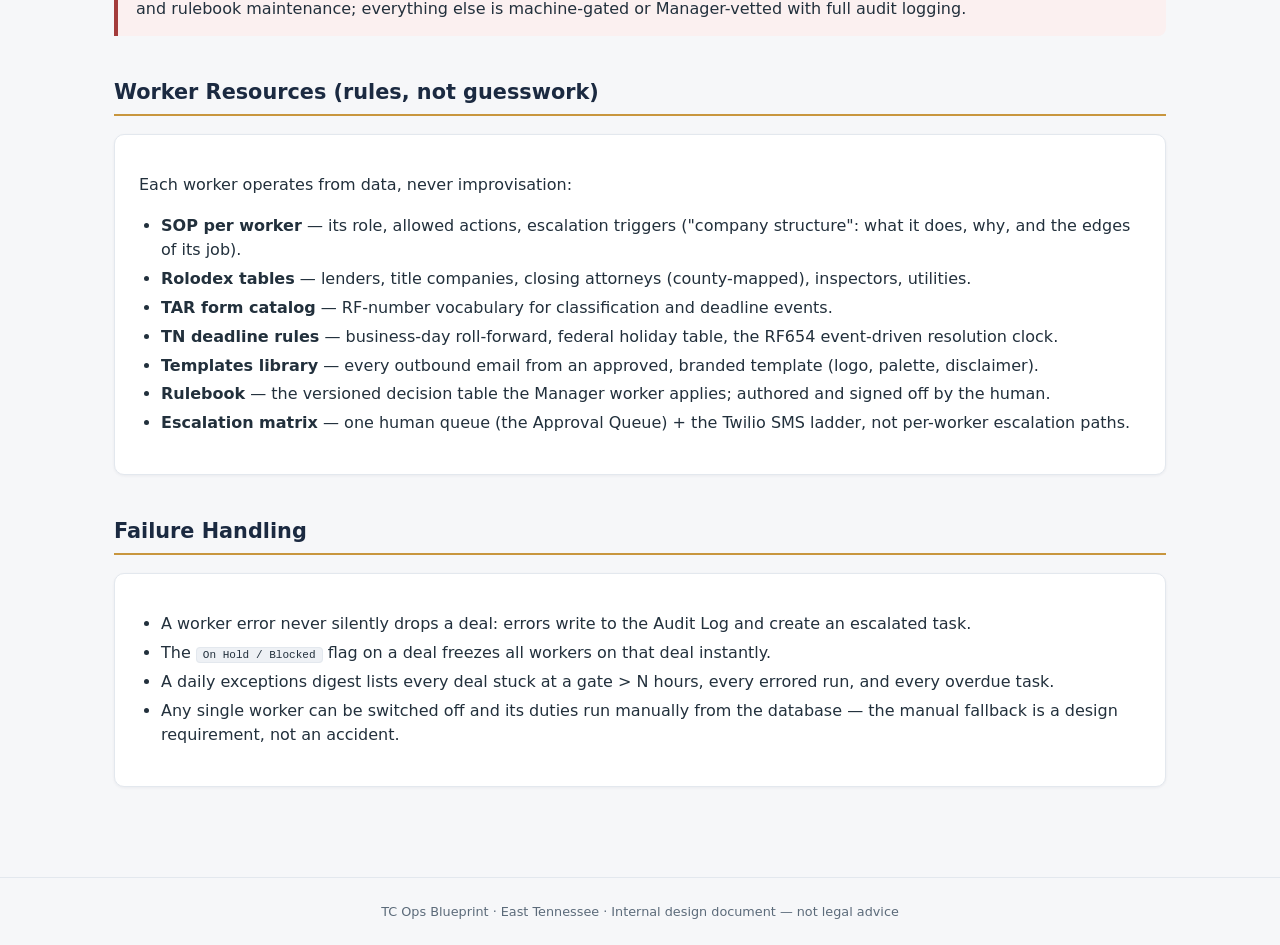
<file: workers.html>
<!DOCTYPE html>
<html lang="en">
<head>
<meta charset="UTF-8">
<meta name="viewport" content="width=device-width, initial-scale=1.0">
<title>Worker Architecture — TC Ops Blueprint</title>
<link rel="stylesheet" href="assets/style.css">
</head>
<body>
<header class="site">
  <div class="topbar">
    <a class="brand" href="index.html">TC <span>Ops</span> Blueprint</a>
    <nav class="main">
      <a href="index.html">Home</a>
      <a href="how-it-works.html">How It Works</a>
      <a href="questions.html">Question Round</a>
      <a href="rulebook.html">Rulebook</a>
      <a href="process.html">Process Model</a>
      <a href="workers.html" class="active">Worker Architecture</a>
      <a href="schema.html">Database Schema</a>
      <a href="tn-briefing.html">TN / TAR Rules</a>
      <a href="tc-briefing.html">TC Industry Briefing</a>
    </nav>
  </div>
</header>

<main>
  <h1 class="page">Worker Architecture</h1>
  <p class="sub">Eight specialized workers (n8n workflows), each single-purpose. They never talk to each other — every handoff happens through status fields in the shared database.</p>

  <div class="callout ok">
    <strong>Design rationale:</strong> many small workers are easier to diagnose than one big bot — when something breaks, the deal record and audit log show exactly which worker failed, at which gate, on which deal. But bot count alone doesn't create diagnosability; the shared database + append-only audit log do.
  </div>

  <h2>The Company Structure</h2>
  <table>
    <tr><th>#</th><th>Worker</th><th>Role (its "job description")</th><th>Wakes up when…</th><th>Hands off by…</th></tr>
    <tr><td>1</td><td><strong>Intake / Parser</strong></td><td>Receives executed contracts, extracts every field, cross-checks MLS, creates the deal record and document checklist</td><td>Contract email arrives</td><td>Setting <code>Intake Status → needs_human_verify</code>; human verify releases the deal</td></tr>
    <tr><td>2</td><td><strong>Deadline Engine</strong></td><td>Computes and watches every date (TN business-day roll rules, event-driven resolution clock), creates tasks for other workers, escalates overdue items</td><td>Deal released; any date field changes; daily cron</td><td>Writing rows to the Tasks table</td></tr>
    <tr><td>3</td><td><strong>Comms / Follow-up</strong></td><td>Sends all templated outbound email — client updates, EM chases, lender check-ins, utility info — and logs every message</td><td>A task assigned to it comes due</td><td>Logging to Comms Log, marking the task done</td></tr>
    <tr><td>4</td><td><strong>Document Handler</strong></td><td>Classifies inbound documents by TAR RF number, files to storage + SkySlope, maintains the outstanding-documents list</td><td>Any inbound attachment on a deal</td><td>Updating Documents status; flagging unknowns for review</td></tr>
    <tr><td>5</td><td><strong>Repairs / Amendments Router</strong></td><td>Drafts repair proposals and amendments, stages them for agent approval, routes executed versions, logs delivery events that re-anchor deadlines</td><td>Inspection report received; amendment requested</td><td>Staging to the Approval Queue; only sends after approval</td></tr>
    <tr><td>6</td><td><strong>Title / Closing Coordinator</strong></td><td>Title/attorney check-ins, closing scheduling, ALTA/settlement staging for human review, closing-week logistics</td><td>Phase → Closing Prep; title documents arrive</td><td>Updating Title/Closing status; staging ALTA review</td></tr>
    <tr><td>7</td><td><strong>Post-Close</strong></td><td>Final SkySlope upload verification, review/referral email, CRM update, retention archive</td><td>Closing confirmed (recorded/funded)</td><td>Setting Phase → Archived</td></tr>
    <tr><td>8</td><td><strong>Manager (Rulebook)</strong></td><td>Sits on the Approval Queue and applies the versioned, human-authored decision rulebook: exact rule match → auto-approve (stamped "approved by Policy vN, rule X"); no match → escalate to the human via Twilio SMS. Never interprets or guesses.</td><td>Any item lands in the Approval Queue</td><td>Approving (flips the deal's status) or escalating (SMS + queue stays pending)</td></tr>
  </table>

  <h2>Buyer Side vs. Seller Side</h2>
  <div class="card">
    <p><strong>One worker team, side-aware playbooks.</strong> There are no separate buyer-side and seller-side workers. The <code>Side</code> field on the deal (Buyer / Seller / Both) selects which playbook loads at intake — the difference between sides lives in <strong>data</strong>, not duplicate bots:</p>
    <table>
      <tr><th>Side-specific</th><th>Buyer side emphasis</th><th>Seller side emphasis</th></tr>
      <tr><td>Checklist template</td><td>Lender application confirmed, earnest money chase, inspection scheduling, appraisal, clear-to-close</td><td>Disclosures delivered (RF201/RF203), repair-response handling, utility handoff, sign/lockbox removal</td></tr>
      <tr><td>Email templates</td><td>Buyer-facing updates: financing milestones, utility set-up for the move-in</td><td>Seller-facing updates: showing-to-close status, repair completion receipts, utility shut-off</td></tr>
      <tr><td>Rulebook rules</td><td>Rules keyed to buyer-side gates (e.g. repair <em>requests</em> going out)</td><td>Rules keyed to seller-side gates (e.g. repair <em>responses</em> coming back)</td></tr>
    </table>
    <p>Why not separate handlers: duplicate workers double the maintenance surface, split the rulebook, and break on dual-agency (<code>Both</code>) deals where two handlers would fight over one record. The Deadline Engine's date math, document filing, audit logging, and Twilio escalation are identical for both sides — only the task list, templates, and rules differ, and those are rows in tables, not code.</p>
  </div>

  <h2>The Handoff Protocol</h2>
  <div class="card">
    <p>The single biggest fail point in a multi-worker system is a worker acting on stale or unvetted state. The protocol prevents it:</p>
    <ol>
      <li><strong>Status fields are the handoff.</strong> Each stage of a deal carries a status field (e.g. <code>intake_status: new → parsed → needs_human_verify → verified → released</code>). A downstream worker only wakes when the status it subscribes to flips.</li>
      <li><strong>Write immediately.</strong> A worker writes its results to the database in the same run, before doing anything else. No worker holds state privately.</li>
      <li><strong>Re-read at execution time.</strong> A worker re-fetches the deal record the moment it acts — never acting on data it pulled earlier.</li>
      <li><strong>Gates cannot be skipped.</strong> Statuses only advance in order; a worker cannot jump a deal past a gate it doesn't own.</li>
      <li><strong>Everything logs.</strong> Every status change, gate pass/fail, and error appends to the Audit Log: timestamp, worker, deal, field, old → new, trigger.</li>
    </ol>
  </div>

  <h2>Machine Gates vs. Human Gates</h2>
  <table>
    <tr><th>Gate type</th><th>Governs</th><th>Mechanism</th></tr>
    <tr><td><span class="pill machine">MACHINE</span></td><td>Routine handoffs: parsed → next worker, document filed → checklist ticked, task due → email sent</td><td>Status field flips automatically when the worker completes its step successfully</td></tr>
    <tr><td><span class="pill human">HUMAN</span></td><td>Judgment, money, and anything crossing to the other side</td><td>Worker stages the action in the Approval Queue with exactly what will happen; a person approves/rejects; approval flips the status</td></tr>
  </table>

  <h3>The Gate List and Who Vets It (safest-approach configuration)</h3>
  <p>Gates are vetted by the <strong>Manager worker</strong> only where a written rule covers the scenario exactly; the human vets rule misses and everything marked human. Sensitive gates start human and are handed to the Manager only after a proven track record.</p>
  <table>
    <tr><th>Gate</th><th>Vetter</th><th>Notes</th></tr>
    <tr><td>Contract data verification after intake</td><td><span class="pill human">HUMAN</span> at first → Manager once extraction accuracy is proven over real deals</td><td>A bad extracted date poisons every downstream deadline</td></tr>
    <tr><td>Repair proposal release to co-op side</td><td><span class="pill human">HUMAN</span> at first → Manager within agent pre-authorized bands</td><td>Outside the band → always escalate; authorization must trace to the licensed agent</td></tr>
    <tr><td>Amendments &amp; extensions (price, credits, dates)</td><td><span class="pill human">HUMAN</span>; Manager only for narrow agent pre-authorized categories</td><td>Contract-term changes are the licensed agent's call by law</td></tr>
    <tr><td>ALTA / settlement statement sign-off</td><td><span class="pill human">HUMAN</span> with Manager pre-checks (numeric reconciliation) flagging mismatches</td><td>Money reconciliation — commissions, prorations, credits</td></tr>
    <tr><td>Wire-adjacent anything</td><td><span class="pill human">HUMAN, forever</span></td><td>Verbal verification only — the email channel cannot be trusted, so no bot can do this</td></tr>
    <tr><td>Unclassifiable / suspicious inbound documents</td><td><span class="pill human">HUMAN</span></td><td>Better a 10-minute review than a misfiled contract document</td></tr>
    <tr><td>New rulebook versions</td><td><span class="pill human">HUMAN, forever</span></td><td>The human's enduring job: maintain the rulebook, not click approvals</td></tr>
  </table>

  <h2>The Manager Worker &amp; Rulebook (path to full automation)</h2>
  <div class="card">
    <p>The human approver evolves into a <strong>rulebook author</strong>: they write down how they handle every scenario and what they vet; the Manager worker applies those criteria mechanically.</p>
    <ul>
      <li><strong>Rulebook as data:</strong> a versioned table of rules (condition → action → authority). Example: <em>"repair proposal ≤ $2,500 AND every item appears in the inspection report → approve."</em></li>
      <li><strong>Exact match or escalate:</strong> the Manager never interprets. If a scenario doesn't match a rule exactly, it escalates — a manager that "reads intent" recreates the single-mega-bot problem.</li>
      <li><strong>Audit stamp:</strong> every auto-approval logs "approved by Policy vN, rule X" — a stronger audit trail than a human click.</li>
      <li><strong>Learning loop (the safe ramp):</strong> the first deals run fully human-approved with every decision + reason logged; those decisions are distilled into rules; escalation rate falls with each deal (expect 30–50% escalations early; 80–90% auto-handled after ~30–50 deals).</li>
      <li><strong>Spot-check sampling:</strong> the weekly digest includes a random sample of auto-approvals for human review — a wrong rule fails silently and repeatedly, so sampling is the safety net.</li>
    </ul>
  </div>

  <h2>Twilio SMS Escalation Ladder</h2>
  <div class="card">
    <p>When the Manager hits a rule miss (or any worker errors), the human is notified by text — SMS is the "pipeline is blocked" channel; email is for routine digests. n8n has a native Twilio node.</p>
    <div class="flow">
      <span class="step">Rule miss / error</span><span class="arrow">→</span>
      <span class="step">Twilio SMS: deal + gate + Approval Queue link</span><span class="arrow">→</span>
      <span class="step">No response in N hours: re-ping</span><span class="arrow">→</span>
      <span class="step human">Deadline horizon reached: deal auto-set On Hold + urgent SMS</span>
    </div>
    <p>An unanswered text can never silently let a deadline blow — the ladder ends in a hard stop, not a hope.</p>
  </div>

  <h2>The Approve Screen — how the human responds to a text</h2>
  <div class="card">
    <p>The human never approves by texting back. Every escalation SMS contains a link to a <strong>one-item mobile approve screen</strong> (an Airtable interface page) showing everything needed to decide on the spot:</p>
    <div class="flow">
      <span class="step">SMS: deal + what's stuck + link</span><span class="arrow">→</span>
      <span class="step human">One-page screen: the document itself, the rule miss, deal context</span><span class="arrow">→</span>
      <span class="step human">Approve / Reject (+ note)</span><span class="arrow">→</span>
      <span class="step">Status flips, decision + who/when logged to Audit Log</span>
    </div>
    <ul>
      <li><strong>One link = one queue item.</strong> The page shows exactly one decision — no wrong-deal risk when two texts arrive back to back.</li>
      <li><strong>Evidence on screen.</strong> The actual document and the reason for escalation are visible before the buttons — the human decides while looking at the evidence, not from a 160-character summary.</li>
      <li><strong>Authenticated.</strong> The screen requires login — a click is attributable; a text message is not.</li>
      <li><strong>~15 seconds on a phone</strong>, fully audit-logged.</li>
    </ul>
    <div class="callout risk"><strong>Why not reply-YES-to-approve?</strong> SMS replies approve from memory, can land on the wrong deal, can be autocorrect or a pocket-text, and carry no login. Reply-by-text is allowed for exactly one narrow class: <strong>pure acknowledgments where nothing is released</strong> — e.g. "reminder: verify wire instructions verbally — reply DONE when called." Anything that flips a deal's status goes through the approve screen.</div>
  </div>

  <div class="callout risk">
    <strong>Deliberate trade-off:</strong> not every handoff is human-gated — with 30 active deals, a human gate on every step makes the approver the bottleneck and re-creates the manual process. Human involvement is reserved for the gates above, rule misses, and rulebook maintenance; everything else is machine-gated or Manager-vetted with full audit logging.
  </div>

  <h2>Worker Resources (rules, not guesswork)</h2>
  <div class="card">
    <p>Each worker operates from data, never improvisation:</p>
    <ul>
      <li><strong>SOP per worker</strong> — its role, allowed actions, escalation triggers ("company structure": what it does, why, and the edges of its job).</li>
      <li><strong>Rolodex tables</strong> — lenders, title companies, closing attorneys (county-mapped), inspectors, utilities.</li>
      <li><strong>TAR form catalog</strong> — RF-number vocabulary for classification and deadline events.</li>
      <li><strong>TN deadline rules</strong> — business-day roll-forward, federal holiday table, the RF654 event-driven resolution clock.</li>
      <li><strong>Templates library</strong> — every outbound email from an approved, branded template (logo, palette, disclaimer).</li>
      <li><strong>Rulebook</strong> — the versioned decision table the Manager worker applies; authored and signed off by the human.</li>
      <li><strong>Escalation matrix</strong> — one human queue (the Approval Queue) + the Twilio SMS ladder, not per-worker escalation paths.</li>
    </ul>
  </div>

  <h2>Failure Handling</h2>
  <div class="card">
    <ul>
      <li>A worker error never silently drops a deal: errors write to the Audit Log and create an escalated task.</li>
      <li>The <code>On Hold / Blocked</code> flag on a deal freezes all workers on that deal instantly.</li>
      <li>A daily exceptions digest lists every deal stuck at a gate &gt; N hours, every errored run, and every overdue task.</li>
      <li>Any single worker can be switched off and its duties run manually from the database — the manual fallback is a design requirement, not an accident.</li>
    </ul>
  </div>
</main>
<footer>TC Ops Blueprint · East Tennessee · Internal design document — not legal advice</footer>
</body>
</html>
</file>
<file: assets/style.css>
:root{
  --navy:#1b2a41;
  --navy-2:#24405e;
  --accent:#c8963e;
  --bg:#f6f7f9;
  --card:#ffffff;
  --ink:#22303c;
  --muted:#5c6b7a;
  --line:#e3e8ee;
  --good:#2e7d52;
  --warn:#b3611b;
  --gate:#a33c3c;
}
*{box-sizing:border-box}
body{margin:0;font-family:'Segoe UI',system-ui,-apple-system,Helvetica,Arial,sans-serif;background:var(--bg);color:var(--ink);line-height:1.55}
a{color:var(--navy-2)}
header.site{background:var(--navy);color:#fff;padding:0}
.topbar{max-width:1100px;margin:0 auto;display:flex;align-items:center;gap:24px;padding:14px 24px;flex-wrap:wrap}
.brand{font-weight:700;font-size:1.05rem;letter-spacing:.4px;color:#fff;text-decoration:none}
.brand span{color:var(--accent)}
nav.main{display:flex;gap:4px;flex-wrap:wrap}
nav.main a{color:#cfd8e3;text-decoration:none;padding:8px 12px;border-radius:6px;font-size:.9rem}
nav.main a:hover{background:var(--navy-2);color:#fff}
nav.main a.active{background:var(--accent);color:var(--navy);font-weight:600}
.hero{background:linear-gradient(160deg,var(--navy) 0%,var(--navy-2) 100%);color:#fff;padding:48px 24px 56px}
.hero .inner{max-width:1100px;margin:0 auto}
.hero h1{margin:0 0 10px;font-size:2rem}
.hero p{max-width:760px;color:#d8e0ea;margin:0}
.hero .tag{display:inline-block;background:rgba(200,150,62,.18);border:1px solid var(--accent);color:var(--accent);border-radius:999px;padding:3px 14px;font-size:.78rem;letter-spacing:1px;text-transform:uppercase;margin-bottom:16px}
main{max-width:1100px;margin:0 auto;padding:36px 24px 72px}
h1.page{margin:0 0 6px;font-size:1.7rem;color:var(--navy)}
p.sub{margin:0 0 28px;color:var(--muted)}
h2{color:var(--navy);margin:40px 0 12px;font-size:1.3rem;border-bottom:2px solid var(--accent);padding-bottom:6px}
h3{color:var(--navy-2);margin:26px 0 8px;font-size:1.05rem}
.card{background:var(--card);border:1px solid var(--line);border-radius:10px;padding:22px 24px;margin:18px 0;box-shadow:0 1px 3px rgba(27,42,65,.06)}
.grid{display:grid;grid-template-columns:repeat(auto-fill,minmax(300px,1fr));gap:18px;margin-top:24px}
.grid .card{margin:0;display:flex;flex-direction:column}
.grid .card h3{margin-top:0}
.grid .card p{color:var(--muted);font-size:.92rem;flex:1}
.grid .card a.go{align-self:flex-start;background:var(--navy);color:#fff;text-decoration:none;padding:8px 16px;border-radius:6px;font-size:.85rem;margin-top:10px}
.grid .card a.go:hover{background:var(--navy-2)}
table{border-collapse:collapse;width:100%;margin:14px 0 24px;background:#fff;font-size:.9rem}
th{background:var(--navy);color:#fff;text-align:left;padding:9px 12px;font-weight:600}
td{border:1px solid var(--line);padding:8px 12px;vertical-align:top}
tr:nth-child(even) td{background:#f2f5f8}
.pill{display:inline-block;border-radius:999px;padding:2px 10px;font-size:.75rem;font-weight:600;white-space:nowrap}
.pill.machine{background:#e3efe8;color:var(--good)}
.pill.human{background:#f7e5e5;color:var(--gate)}
.pill.phase{background:#e8edf4;color:var(--navy-2)}
.gate{color:var(--gate);font-weight:700}
.callout{border-left:4px solid var(--accent);background:#fdf6ea;padding:14px 18px;border-radius:0 8px 8px 0;margin:18px 0}
.callout.risk{border-left-color:var(--gate);background:#fbf0f0}
.callout.ok{border-left-color:var(--good);background:#eef6f1}
.flow{display:flex;flex-wrap:wrap;gap:8px;align-items:center;margin:14px 0}
.flow .step{background:var(--navy-2);color:#fff;border-radius:8px;padding:8px 14px;font-size:.85rem}
.flow .step.human{background:var(--gate)}
.flow .arrow{color:var(--muted);font-weight:700}
code{background:#eef1f5;border:1px solid var(--line);border-radius:4px;padding:1px 6px;font-size:.85em}
ul{padding-left:22px}
li{margin:4px 0}
footer{border-top:1px solid var(--line);color:var(--muted);font-size:.8rem;text-align:center;padding:24px}
.status{display:inline-block;border-radius:6px;padding:2px 8px;font-size:.72rem;font-weight:700;letter-spacing:.5px;text-transform:uppercase}
.status.draft{background:#f7e5c8;color:var(--warn)}
.status.approved{background:#e3efe8;color:var(--good)}
.toc{background:#fff;border:1px solid var(--line);border-radius:10px;padding:16px 22px;margin:20px 0}
.toc a{display:block;padding:3px 0;text-decoration:none;font-size:.92rem}
@media(max-width:640px){.hero h1{font-size:1.5rem}}

.rulenote{color:var(--muted);font-size:.85rem;font-style:italic;margin-top:5px;padding-top:4px;border-top:1px dashed var(--line)}
</file>
